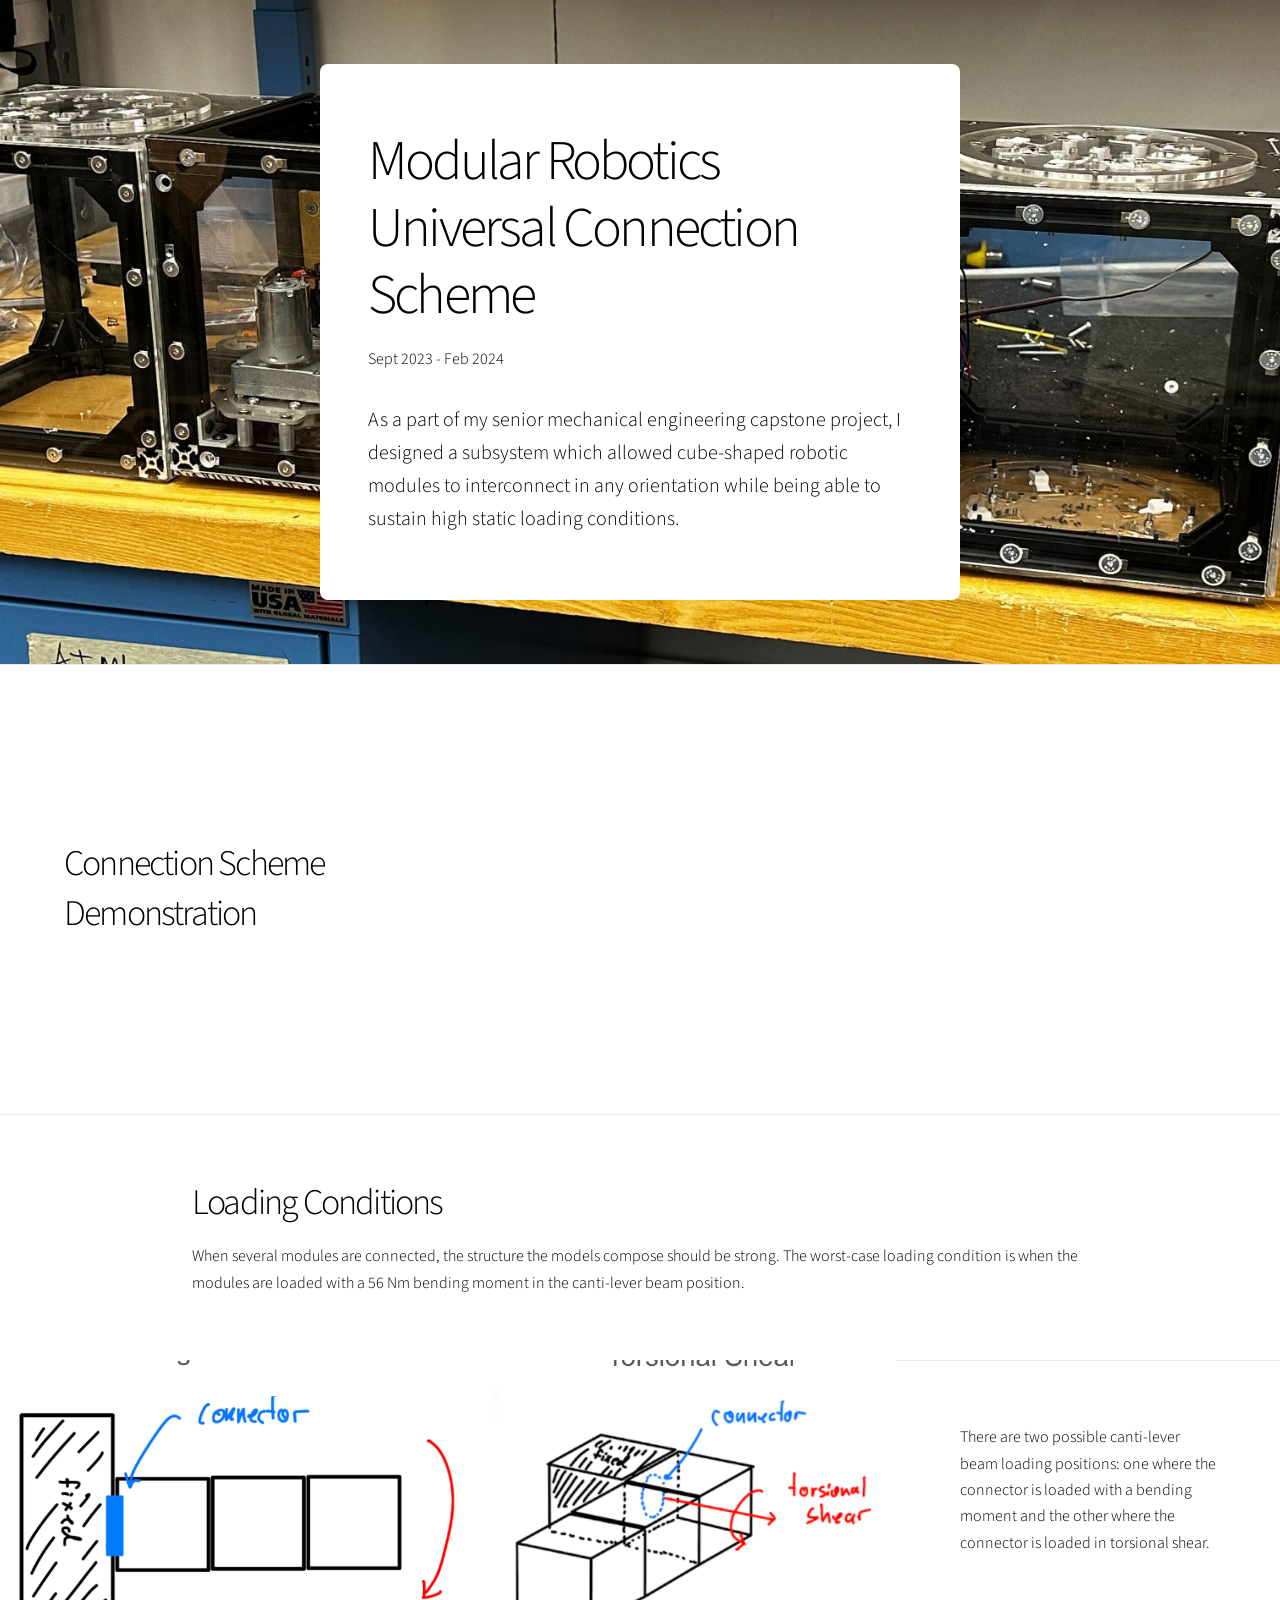
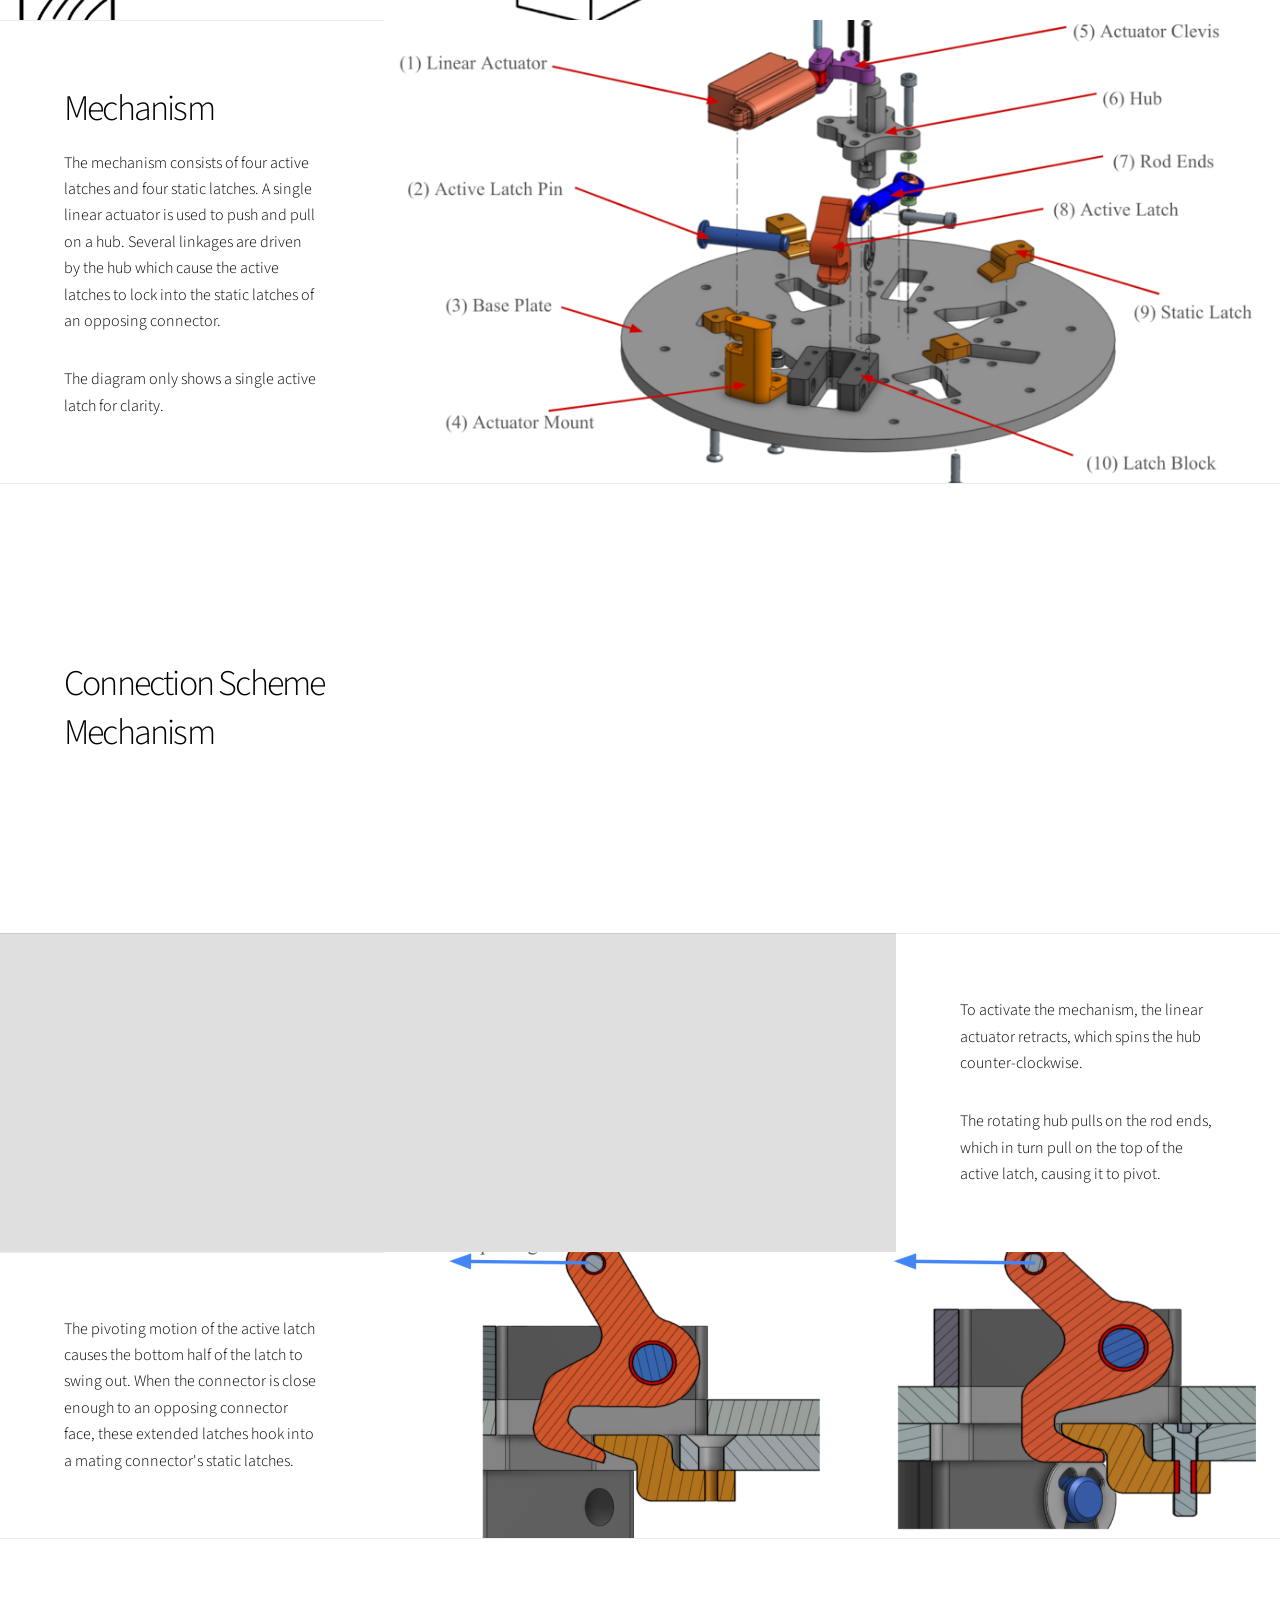
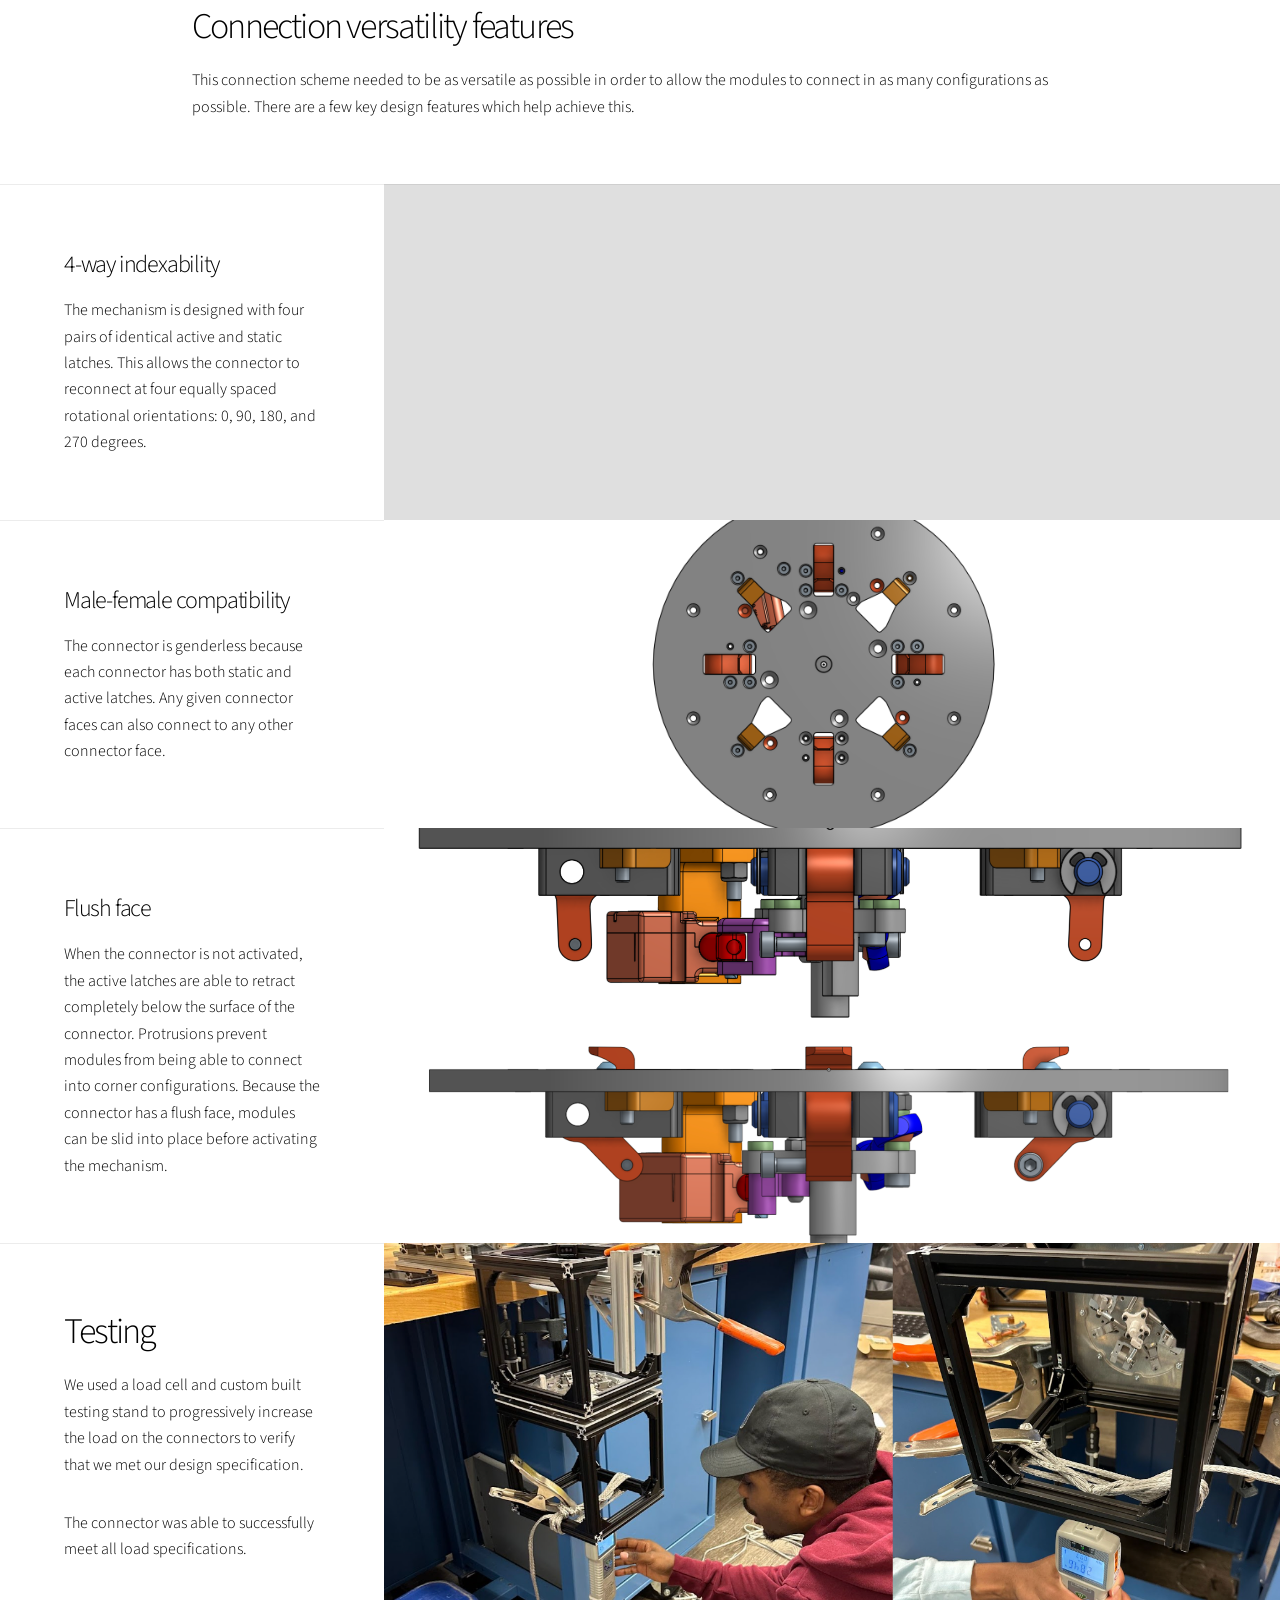
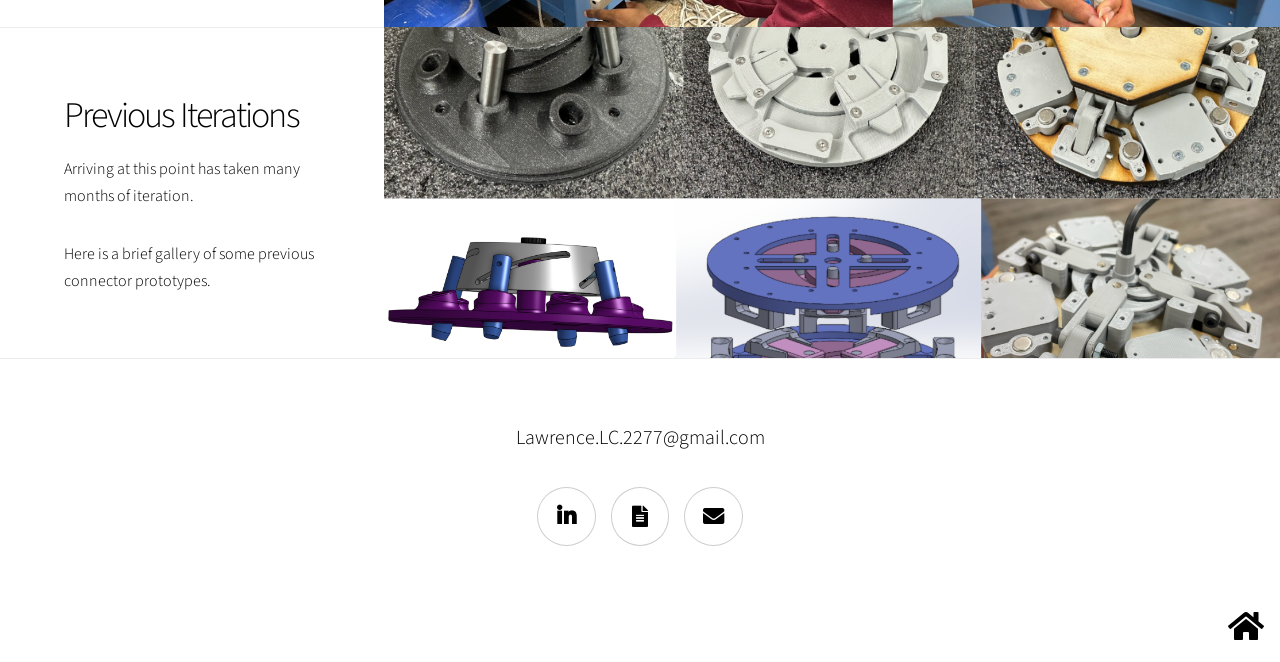
<file: pages/capstone.html>
<!DOCTYPE HTML>
<html>
	<head>
		<title>lchangbuilds</title>
		<link rel="shortcut icon" type="image/jpg" href="../images/favicon_orange_gear.ico"/>
		<meta charset="utf-8" />
		<meta name="viewport" content="width=device-width, initial-scale=1, user-scalable=no" />
		<link rel="stylesheet" href="../assets/css/main.css" />
		<noscript><link rel="stylesheet" href="../assets/css/noscript.css" /></noscript>
	</head>
	<body class="is-preload">

		<!-- Wrapper -->
			<div id="wrapper" class="divided">

				<section class="banner style2 orient-center content-align-left image-position-center onload-image-fade-in onload-content-fade-right">
					<div class="content">
						<h1>Modular Robotics Universal Connection Scheme</h1>
						<p>Sept 2023 - Feb 2024</p>
						<p class="major">As a part of my senior mechanical engineering capstone project, I designed a subsystem which allowed cube-shaped robotic modules to interconnect in any orientation while being able to sustain high static loading conditions.</p>
					</div>
					<div class="image">
						<img src="../images/capstone/capstone_cover.jpg" alt=""/>
					</div>
				</section>

				<section class="spotlight style1 orient-left content-align-left image-position-center onscroll-image-fade-in">
					<div class="content">
						<h2>Connection Scheme Demonstration</h2>
						<p></p>
					</div>
					<iframe width="1400" height="450" src="https://www.youtube.com/embed/E6Qhj4cIXsI?autoplay=1&mute=1&control=0&loop=1"></iframe>
				</section>

					<section class="spotlight style1 orient-right content-align-left image-position-center onscroll-image-fade-in">
						<div class="content">
							<h2>Loading Conditions</h2>
							<p>When several modules are connected, the structure the models compose should be strong. The worst-case loading condition is when the modules are loaded with a 56 Nm bending moment in the canti-lever beam position.</p>
						</div>
						<!-- <div class="image">
							<img src="../images/capstone/connector_loading_cases.png" alt="" />
						</div> -->
					</section>
					<section class="spotlight style1 orient-right content-align-left image-position-center onscroll-image-fade-in">
						<div class="content">
							<!-- <h2>Loading Conditions</h2> -->
							<p>There are two possible canti-lever beam loading positions: one where the connector is loaded with a bending moment and the other where the connector is loaded in torsional shear.</p>
						</div>
						<div class="image">
							<img src="../images/capstone/connector_loading_cases.png" alt="" />
						</div>
					</section>

					<!-- explaination of the mechanism -->
					<section class="spotlight style1 orient-left content-align-left image-position-center onscroll-image-fade-in">
						<div class="content">
							<h2>Mechanism</h2>
							<p>The mechanism consists of four active latches and four static latches. A single linear actuator is used to push and pull on a hub. Several linkages are driven by the hub which cause the active latches to lock into the static latches of an opposing connector.</p>
							<p>The diagram only shows a single active latch for clarity.</p>
						</div>
						<div class="image">
							<img src="../images/capstone/exploded_connector.png" alt="" />
						</div>
					</section>
					
					<section class="spotlight style1 orient-left content-align-left image-position-center onscroll-image-fade-in">
						<div class="content">
							<h2>Connection Scheme Mechanism</h2>
							<p></p>
						</div>
						<iframe width="1400" height="450" src="https://www.youtube.com/embed/eeO7-C-PskA?autoplay=1&mute=1&control=0&loop=1"></iframe>
					</section>

					<section class="spotlight style1 orient-right content-align-left image-position-center onscroll-image-fade-in">
						<div class="content">
							<p>To activate the mechanism, the linear actuator retracts, which spins the hub counter-clockwise.</p>
							<p>The rotating hub pulls on the rod ends, which in turn pull on the top of the active latch, causing it to pivot.</p>
							<p> </p>
						</div>
						<div class="image">
							<img src="../images/capstone/connector_actuation.png" alt="" />
						</div>
					</section>
					
					<section class="spotlight style1 orient-left content-align-left image-position-center onscroll-image-fade-in">
						<div class="content">
							<p>The pivoting motion of the active latch causes the bottom half of the latch to swing out. When the connector is close enough to an opposing connector face, these extended latches hook into a mating connector's static latches.</p>
						</div>
						<div class="image">
							<img src="../images/capstone/latch_actuation_cross_section.png" alt="" />
						</div>
					</section>


					<section class="spotlight style1 orient-left content-align-left image-position-center onscroll-image-fade-in">
						<div class="content">
							<h2>Connection versatility features</h2>
							<p>This connection scheme needed to be as versatile as possible in order to allow the modules to connect in as many configurations as possible. There are a few key design features which help achieve this.</p>
						</div>
						<!-- <div class="image">
							<img src="../images/capstone/four-positions.png" alt="" />
						</div> -->
					</section>


					<section class="spotlight style1 orient-left content-align-left image-position-center onscroll-image-fade-in" id="first">
						<div class="content">
							<h3>4-way indexability</h3>
							<p>The mechanism is designed with four pairs of identical active and static latches. This allows the connector to reconnect at four equally spaced rotational orientations: 0, 90, 180, and 270 degrees.</p>
						</div>
						<div class="image">
							<img src="../images/capstone/four_positions.png" alt="" />
						</div>
					</section>

					<section class="spotlight style1 orient-left content-align-left image-position-center onscroll-image-fade-in" id="first">
						<div class="content">
							<h3>Male-female compatibility</h3>
							<p>The connector is genderless because each connector has both static and active latches. Any given connector faces can also connect to any other connector face.</p>
						</div>
						<div class="image">
							<img src="../images/capstone/head_on_view.png" alt="" />
						</div>
					</section>

					<section class="spotlight style1 orient-left content-align-left image-position-center onscroll-image-fade-in" id="first">
						<div class="content">
							<h3>Flush face</h3>
							<p>When the connector is not activated, the active latches are able to retract completely below the surface of the connector. Protrusions prevent modules from being able to connect into corner configurations. Because the connector has a flush face, modules can be slid into place before activating the mechanism.</p>
						</div>
						<div class="image">
							<img src="../images/capstone/flush_face.png" alt="" />
						</div>
					</section>

					<section class="spotlight style1 orient-left content-align-left image-position-center onscroll-image-fade-in" id="first">
						<div class="content">
							<h2>Testing</h2>
							<p>We used a load cell and custom built testing stand to progressively increase the load on the connectors to verify that we met our design specification.</p>
							<p>The connector was able to successfully meet all load specifications.</p>
						</div>
						<div class="image">
							<img src="../images/capstone/testing.png" alt="" />
						</div>
					</section>

					<section class="spotlight style1 orient-left content-align-left image-position-center onscroll-image-fade-in" id="first">
						<div class="content">
							<h2>Previous Iterations</h2>
							<p>Arriving at this point has taken many months of iteration.</p>
							<p>Here is a brief gallery of some previous connector prototypes.</p>
						</div>
						<div class="image">
							<img src="../images/capstone/prev_iters.png" alt="" />
						</div>
					</section>


				<!-- Footer -->
					<footer class="wrapper style1 align-center">
						<div class="inner">
							<ul class="icons">
								<p class="major">Lawrence.LC.2277@gmail.com</p>
								<li><a href="https://www.linkedin.com/in/lawrence-chang2277/" class="icon brands style2 fa-linkedin-in fa-lg"><span class="label">LinkedIn</span></a></li>
								<li><a href="../project_downloads/Lawrence_Chang_Resume.pdf" download class="icon style2 fa-file-alt fa-lg"><span class="label">Resume</span></a></li>
								<li><a href="mailto:Lawrence.LC.2277@gmail.com" class="icon style2 fa-envelope fa-lg"><span class="label">Email</span></a></li>
							</ul>
						</div>
					</footer>
			</div>

			<div class="align-right" style="padding-right:1rem; padding-bottom:1rem">
				<a href="../index.html" class="icon fa fa-home fa-2x"></a>
			</div>

			<!-- Scripts -->
				<script src="../assets/js/jquery.min.js"></script>
				<script src="../assets/js/jquery.scrollex.min.js"></script>
				<script src="../assets/js/jquery.scrolly.min.js"></script>
				<script src="../assets/js/browser.min.js"></script>
				<script src="../assets/js/breakpoints.min.js"></script>
				<script src="../assets/js/util.js"></script>
				<script src="../assets/js/main.js"></script>

	</body>
</html>
</file>
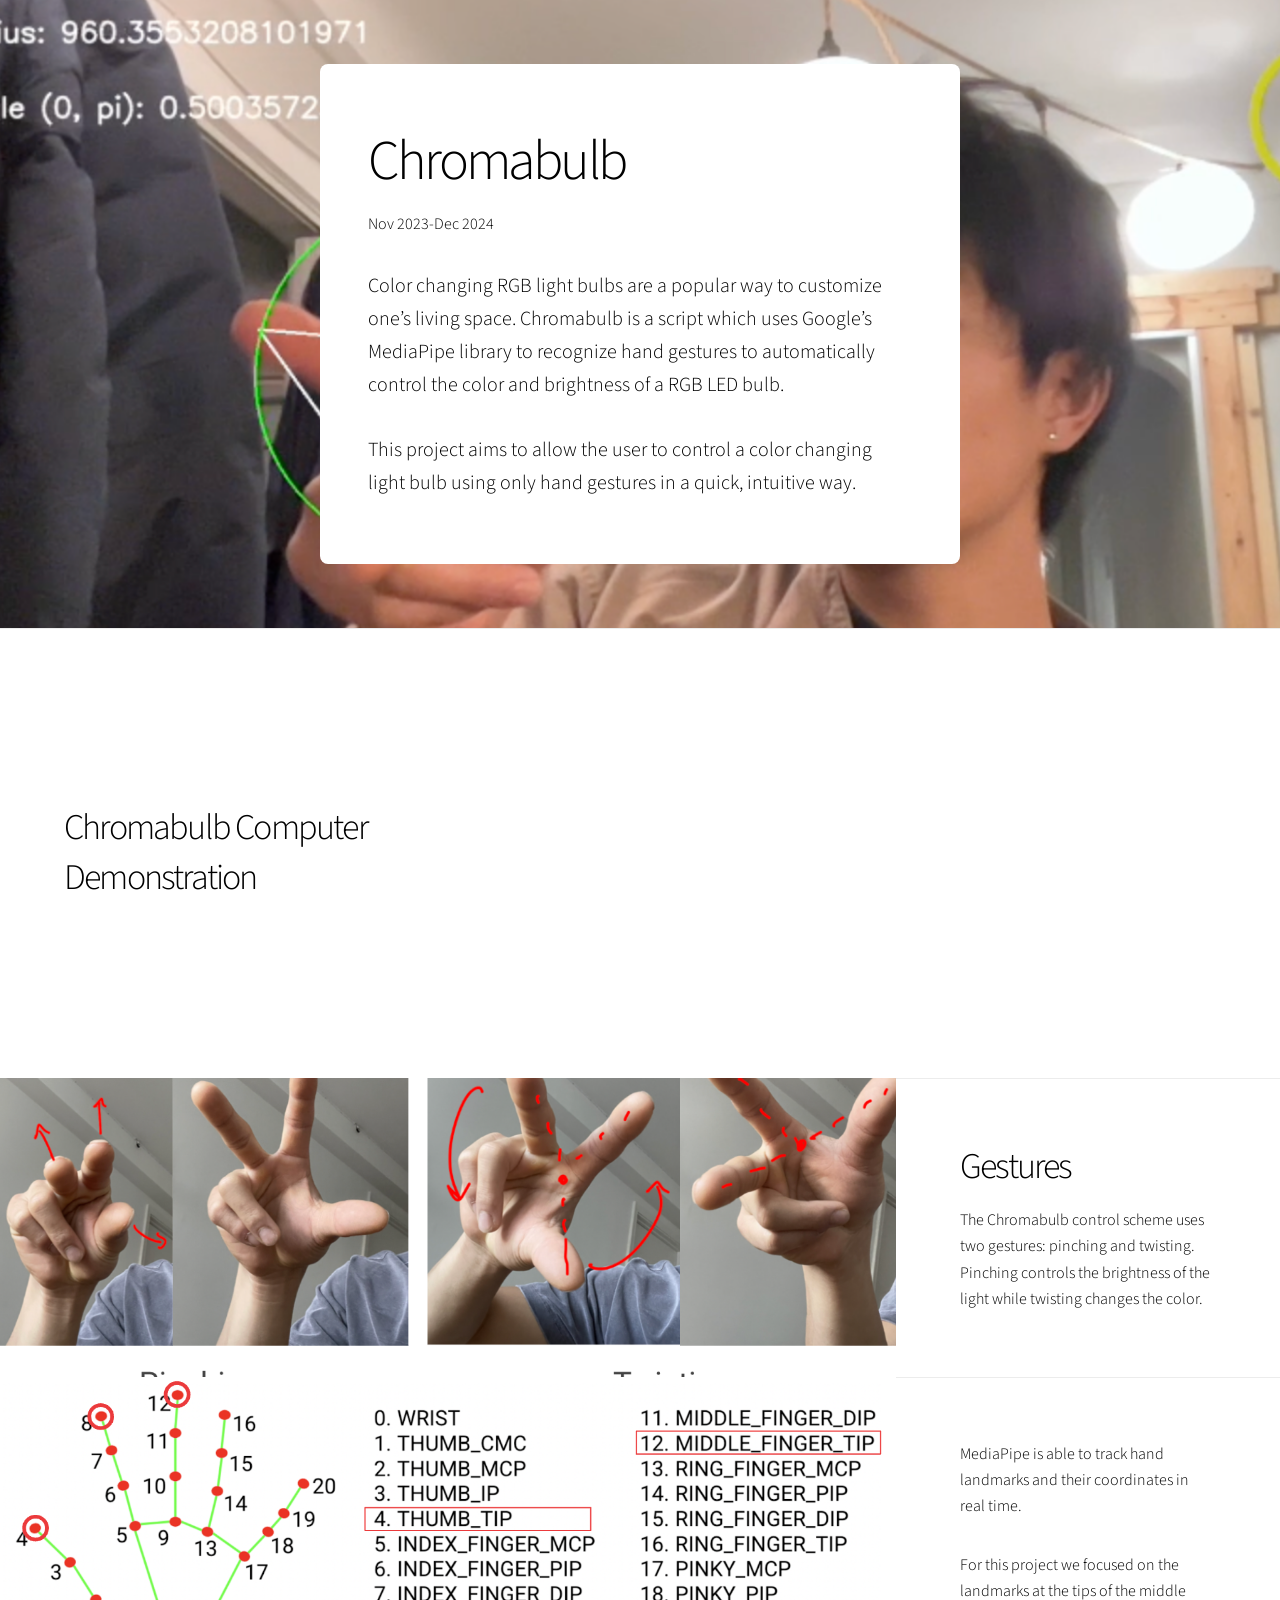
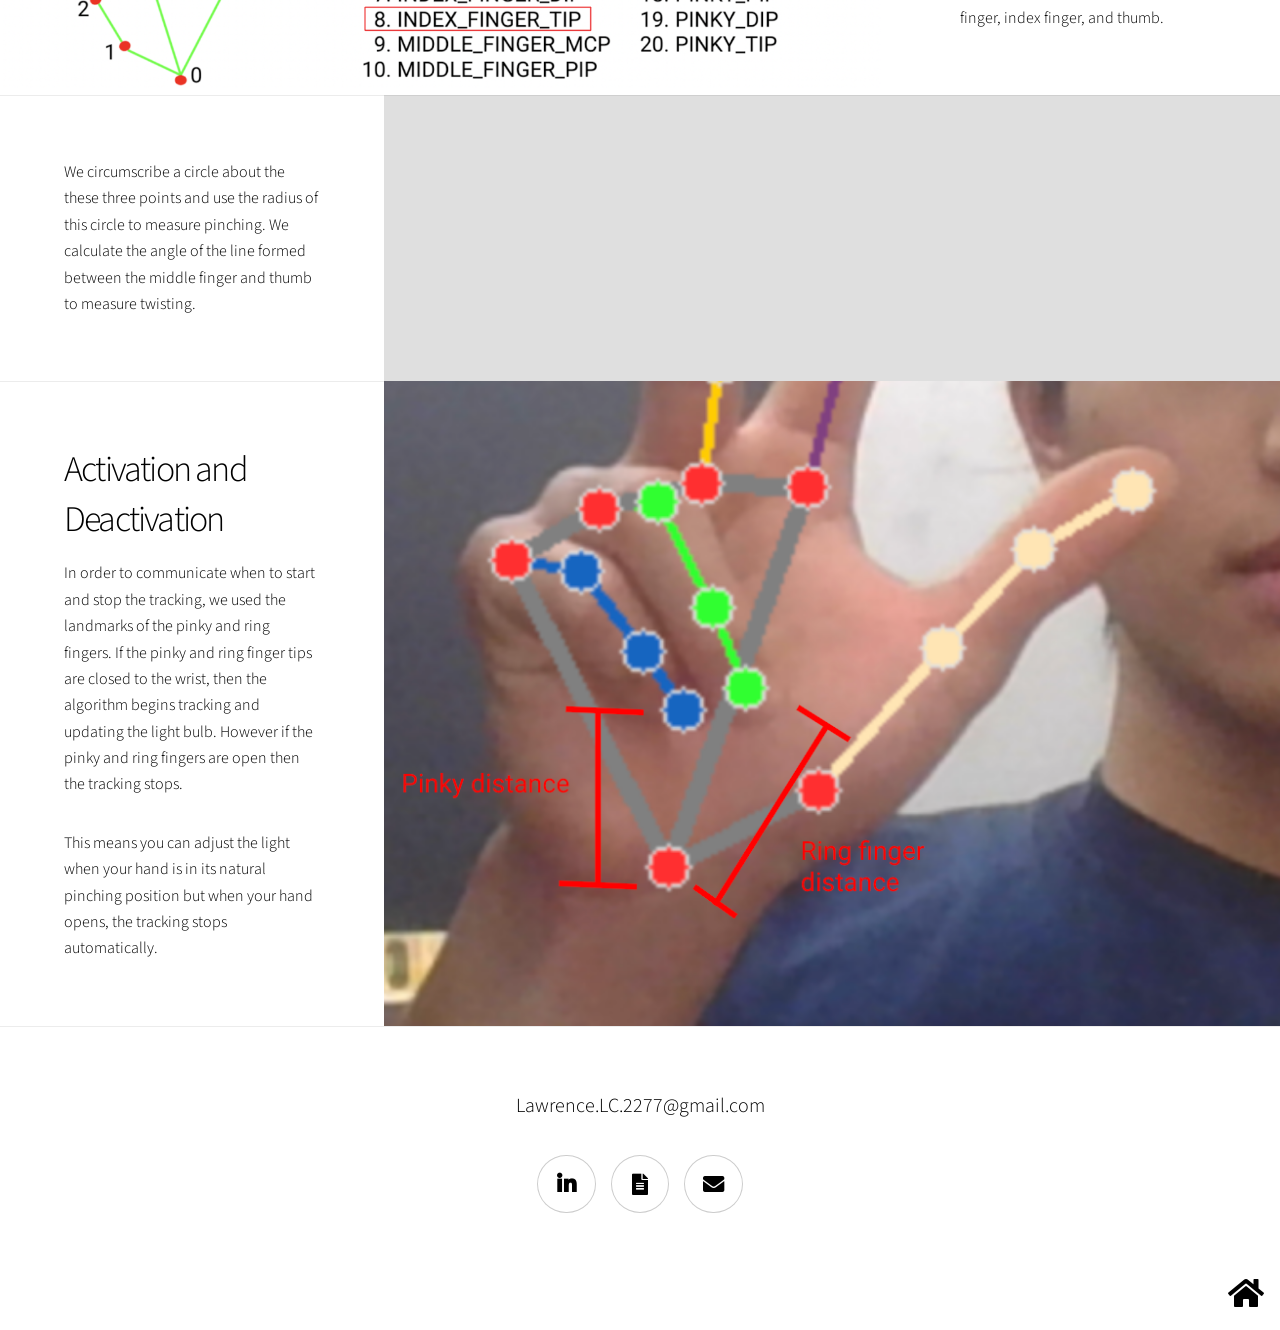
<file: pages/chroma_bulb.html>
<!DOCTYPE HTML>
<html>
	<head>
		<title>lchangbuilds</title>
		<link rel="shortcut icon" type="image/jpg" href="../images/favicon_orange_gear.ico"/>
		<meta charset="utf-8" />
		<meta name="viewport" content="width=device-width, initial-scale=1, user-scalable=no" />
		<link rel="stylesheet" href="../assets/css/main.css" />
		<noscript><link rel="stylesheet" href="../assets/css/noscript.css" /></noscript>
	</head>
	<body class="is-preload">

		<!-- Wrapper -->
			<div id="wrapper" class="divided">

				<section class="banner style2 orient-center content-align-left image-position-center onload-image-fade-in onload-content-fade-right">
					<div class="content">
						<h1>Chromabulb</h1>
						<p>Nov 2023-Dec 2024</p>
						<p class="major">Color changing RGB light bulbs are a popular way to customize one’s living space. Chromabulb is a script which uses Google’s MediaPipe library to recognize hand gestures to automatically control the color and brightness of a RGB LED bulb.</p>
						<p class="major">This project aims to allow the user to control a color changing light bulb using only hand gestures in a quick, intuitive way.</p>
					</div>
					<div class="image">
						<img src="../images/chromabulb/chromabulb_cover.png" alt=""/>
					</div>
				</section>

				<section class="spotlight style1 orient-left content-align-left image-position-center onscroll-image-fade-in">
					<div class="content">
						<h2>Chromabulb Computer Demonstration</h2>
						<p></p>
					</div>
					<iframe width="1400" height="450" src="https://www.youtube.com/embed/slqHs7AUEOY?autoplay=1&mute=1&control=0&loop=1"></iframe>
				</section>

					<section class="spotlight style1 orient-right content-align-left image-position-center onscroll-image-fade-in">
						<div class="content">
							<h2>Gestures</h2>
							<p>The Chromabulb control scheme uses two gestures: pinching and twisting. Pinching controls the brightness of the light while twisting changes the color.</p>
						</div>
						<div class="image">
							<img src="../images/chromabulb/gestures.png" alt="" />
						</div>
					</section>
					<section class="spotlight style1 orient-right content-align-left image-position-center onscroll-image-fade-in">
						<div class="content">
							<p>MediaPipe is able to track hand landmarks and their coordinates in real time.</p>
							<p>For this project we focused on the landmarks at the tips of the middle finger, index finger, and thumb.</p>
						</div>
						<div class="image">
							<img src="../images/chromabulb/hand_landmarks.png" alt="" />
						</div>
					</section>

					<section class="spotlight style1 orient-left content-align-left image-position-center onscroll-image-fade-in">
						<div class="content">
							<p>We circumscribe a circle about the these three points and use the radius of this circle to measure pinching. We calculate the angle of the line formed between the middle finger and thumb to measure twisting.</p>
						</div>
						<div class="image">
							<img src="../images/chromabulb/gesture_mapping.png" alt="" />
						</div>
					</section>

					
					<section class="spotlight style1 orient-left content-align-left image-position-center onscroll-image-fade-in">
						<div class="content">
							<h2>Activation and Deactivation</h2>
							<p>In order to communicate when to start and stop the tracking, we used the landmarks of the pinky and ring fingers. If the pinky and ring finger tips are closed to the wrist, then the algorithm begins tracking and updating the light bulb. However if the pinky and ring fingers are open then the tracking stops. </p>
							<p>This means you can adjust the light when your hand is in its natural pinching position but when your hand opens, the tracking stops automatically.</p>
						</div>
						<div class="image">
							<img src="../images/chromabulb/activation_deactivation.png" alt="" />
						</div>
					</section>

				<!-- Footer -->
					<footer class="wrapper style1 align-center">
						<div class="inner">
							<ul class="icons">
								<p class="major">Lawrence.LC.2277@gmail.com</p>
								<li><a href="https://www.linkedin.com/in/lawrence-chang2277/" class="icon brands style2 fa-linkedin-in fa-lg"><span class="label">LinkedIn</span></a></li>
								<li><a href="../project_downloads/Lawrence_Chang_Resume.pdf" download class="icon style2 fa-file-alt fa-lg"><span class="label">Resume</span></a></li>
								<li><a href="mailto:Lawrence.LC.2277@gmail.com" class="icon style2 fa-envelope fa-lg"><span class="label">Email</span></a></li>
							</ul>
						</div>
					</footer>
			</div>

			<div class="align-right" style="padding-right:1rem; padding-bottom:1rem">
				<a href="../index.html" class="icon fa fa-home fa-2x"></a>
			</div>

			<!-- Scripts -->
				<script src="../assets/js/jquery.min.js"></script>
				<script src="../assets/js/jquery.scrollex.min.js"></script>
				<script src="../assets/js/jquery.scrolly.min.js"></script>
				<script src="../assets/js/browser.min.js"></script>
				<script src="../assets/js/breakpoints.min.js"></script>
				<script src="../assets/js/util.js"></script>
				<script src="../assets/js/main.js"></script>

	</body>
</html>
</file>
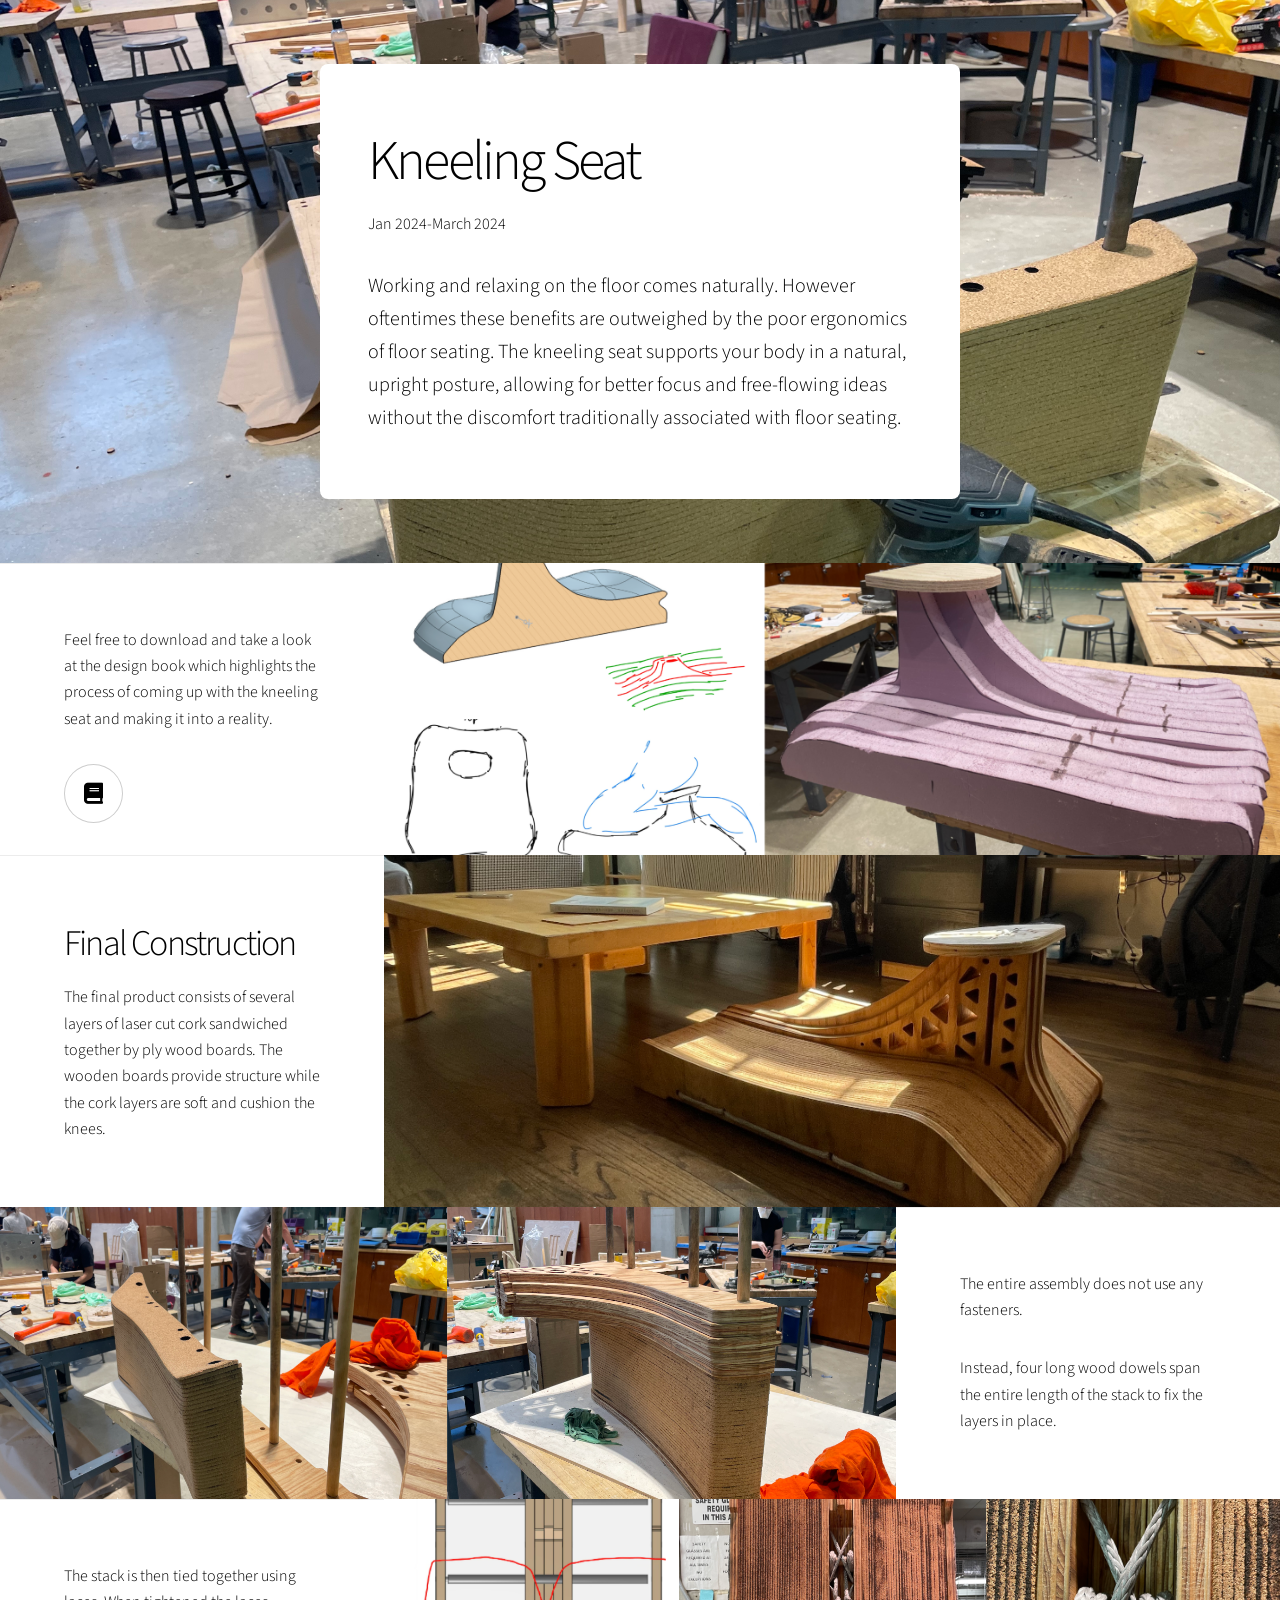
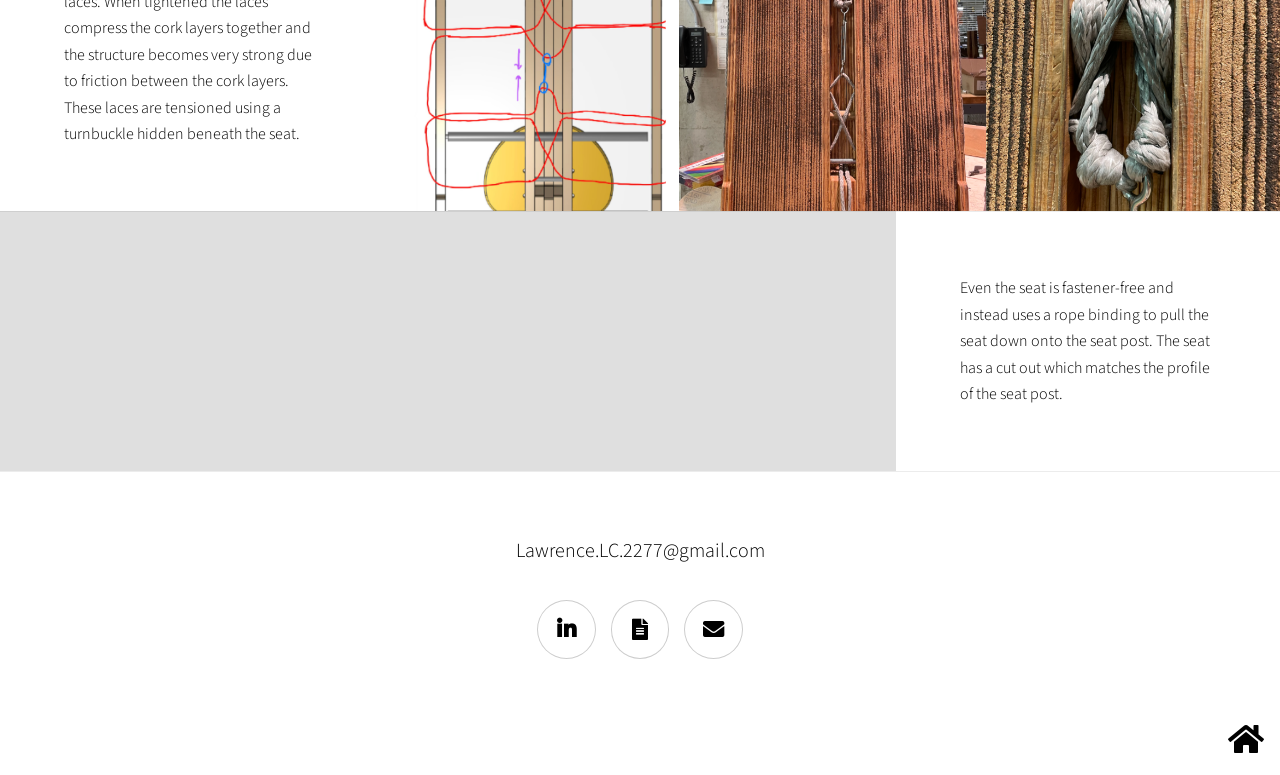
<file: pages/kneeling_seat.html>
<!DOCTYPE HTML>
<html>
	<head>
		<title>lchangbuilds</title>
		<link rel="shortcut icon" type="image/jpg" href="../images/favicon_orange_gear.ico"/>
		<meta charset="utf-8" />
		<meta name="viewport" content="width=device-width, initial-scale=1, user-scalable=no" />
		<link rel="stylesheet" href="../assets/css/main.css" />
		<noscript><link rel="stylesheet" href="../assets/css/noscript.css" /></noscript>
	</head>
	<body class="is-preload">

		<!-- Wrapper -->
			<div id="wrapper" class="divided">

				<section class="banner style2 orient-center content-align-left image-position-center onload-image-fade-in onload-content-fade-right">
					<div class="content">
						<h1>Kneeling Seat</h1>
						<p>Jan 2024-March 2024</p>
						<p class="major">Working and relaxing on the floor comes naturally. However oftentimes these benefits are outweighed by the poor ergonomics of floor seating. The kneeling seat supports your body in a natural, upright posture, allowing for better focus and free-flowing ideas without the discomfort traditionally associated with floor seating.</p>
					</div>
					<div class="image">
						<img src="../images/kneeling_seat/cork_layers.jpg" alt=""/>
					</div>
				</section>

				<section class="spotlight style1 orient-left content-align-left image-position-center onscroll-image-fade-in">
					<div class="content">
						<p>Feel free to download and take a look at the design book which highlights the process of coming up with the kneeling seat and making it into a reality.</p>
						<a href="project_downloads/kneeling_seat_design_book.pdf" download class="icon style2 fa-book fa-lg"><span class="label">Resume</span></a>
					</div>
					<div class="image">
						<img src="../images/kneeling_seat/kneeling_seat_process.png" alt=""/>
					</div>
				</section>

					<section class="spotlight style1 orient-left content-align-left image-position-center onscroll-image-fade-in">
						<div class="content">
							<h2>Final Construction</h2>
							<p>The final product consists of several layers of laser cut cork sandwiched together by ply wood boards. The wooden boards provide structure while the cork layers are soft and cushion the knees.</p>
						</div>
						<div class="image">
							<img src="../images/kneeling_seat/final.jpg" alt="" />
						</div>
					</section>
					<section class="spotlight style1 orient-right content-align-left image-position-center onscroll-image-fade-in">
						<div class="content">
							<!-- <h2>Loading Conditions</h2> -->
							<p>The entire assembly does not use any fasteners.</p>
							<p>Instead, four long wood dowels span the entire length of the stack to fix the layers in place.</p>
						</div>
						<div class="image">
							<img src="../images/kneeling_seat/dowels.png" alt="" />
						</div>
					</section>

					<section class="spotlight style1 orient-left content-align-left image-position-center onscroll-image-fade-in">
						<div class="content">
							<p>The stack is then tied together using laces. When tightened the laces compress the cork layers together and the structure becomes very strong due to friction between the cork layers. These laces are tensioned using a turnbuckle hidden beneath the seat.</p>
							<p></p>
						</div>
						<div class="image">
							<img src="../images/kneeling_seat/laces.png" alt="" />
						</div>
					</section>

					<section class="spotlight style1 orient-right content-align-left image-position-center onscroll-image-fade-in">
						<div class="content">
							<p>Even the seat is fastener-free and instead uses a rope binding to pull the seat down onto the seat post. The seat has a cut out which matches the profile of the seat post.</p>
						</div>
						<div class="image">
							<img src="../images/kneeling_seat/seat.png" alt="" />
						</div>
					</section>
					

				<!-- Footer -->
					<footer class="wrapper style1 align-center">
						<div class="inner">
							<ul class="icons">
								<p class="major">Lawrence.LC.2277@gmail.com</p>
								<li><a href="https://www.linkedin.com/in/lawrence-chang2277/" class="icon brands style2 fa-linkedin-in fa-lg"><span class="label">LinkedIn</span></a></li>
								<li><a href="../project_downloads/Lawrence_Chang_Resume.pdf" download class="icon style2 fa-file-alt fa-lg"><span class="label">Resume</span></a></li>
								<li><a href="mailto:Lawrence.LC.2277@gmail.com" class="icon style2 fa-envelope fa-lg"><span class="label">Email</span></a></li>
							</ul>
						</div>
					</footer>
			</div>

			<div class="align-right" style="padding-right:1rem; padding-bottom:1rem">
				<a href="../index.html" class="icon fa fa-home fa-2x"></a>
			</div>

			<!-- Scripts -->
				<script src="../assets/js/jquery.min.js"></script>
				<script src="../assets/js/jquery.scrollex.min.js"></script>
				<script src="../assets/js/jquery.scrolly.min.js"></script>
				<script src="../assets/js/browser.min.js"></script>
				<script src="../assets/js/breakpoints.min.js"></script>
				<script src="../assets/js/util.js"></script>
				<script src="../assets/js/main.js"></script>

	</body>
</html>
</file>
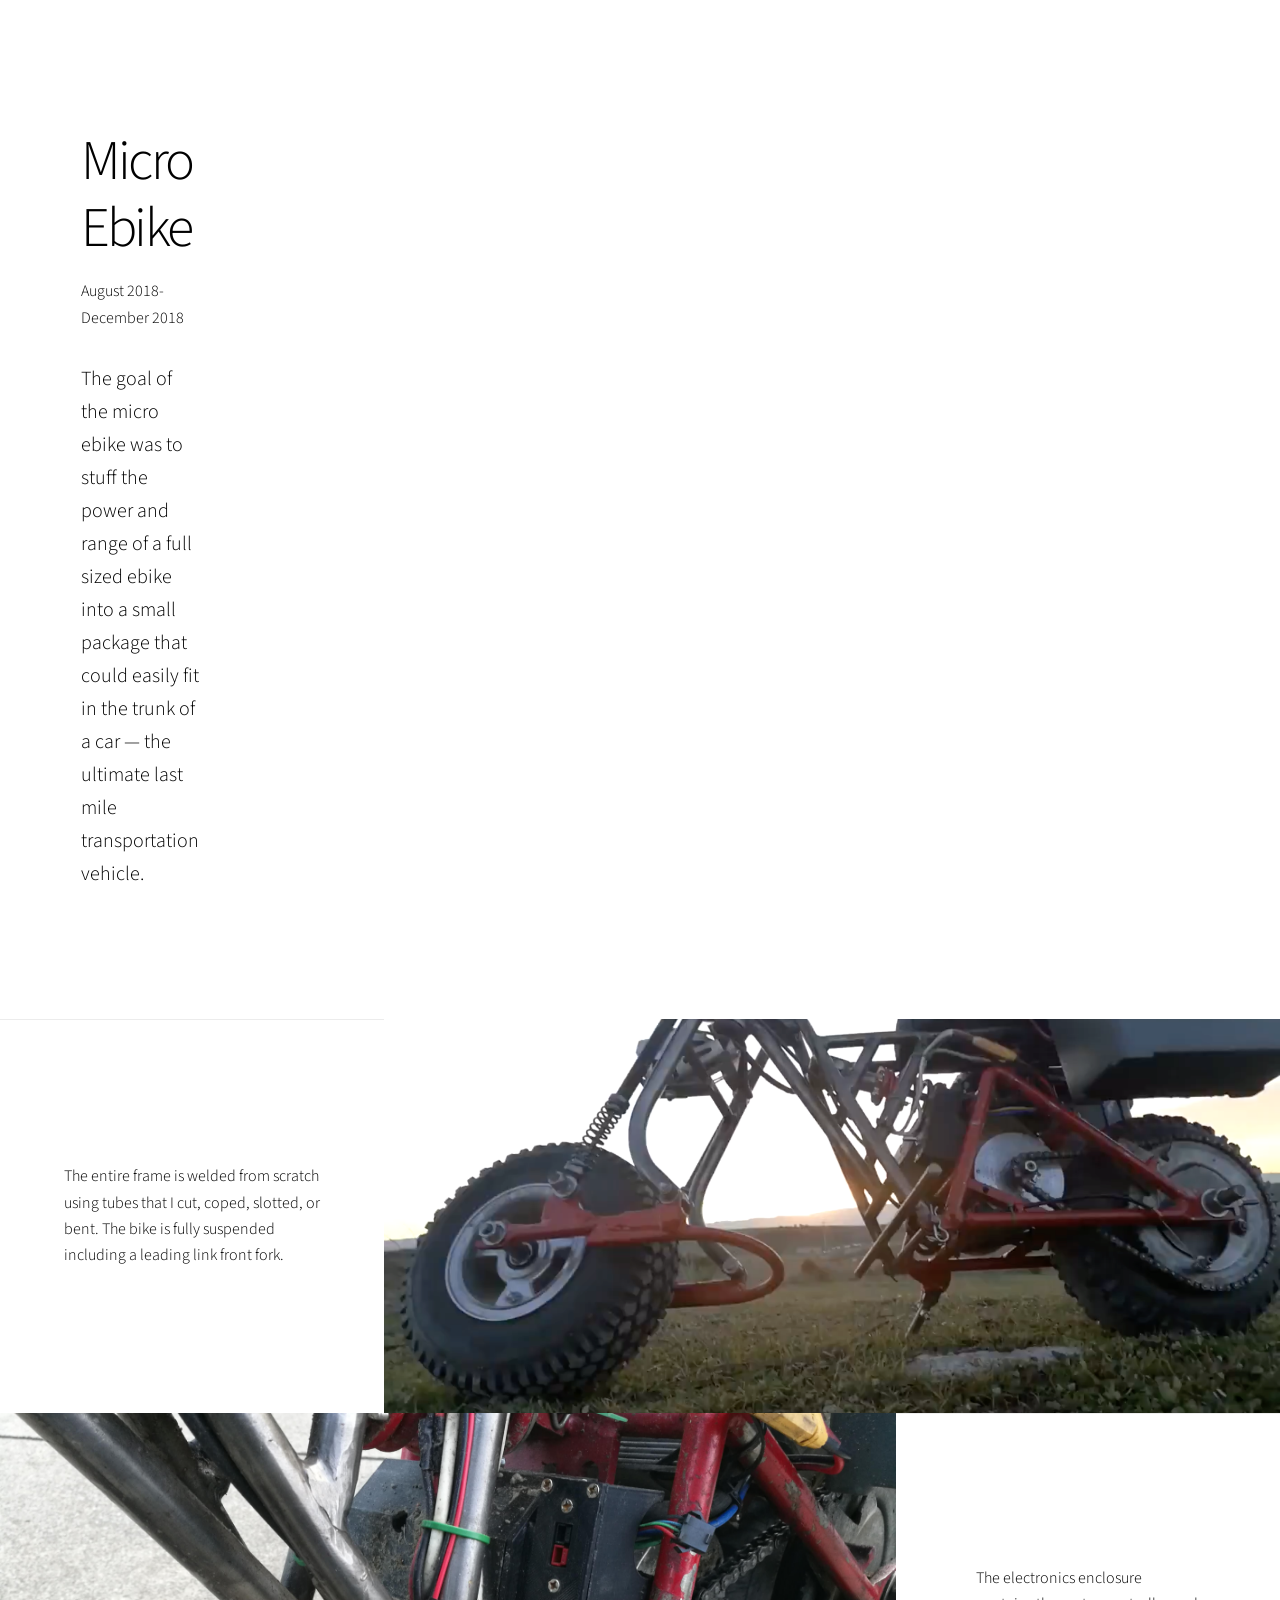
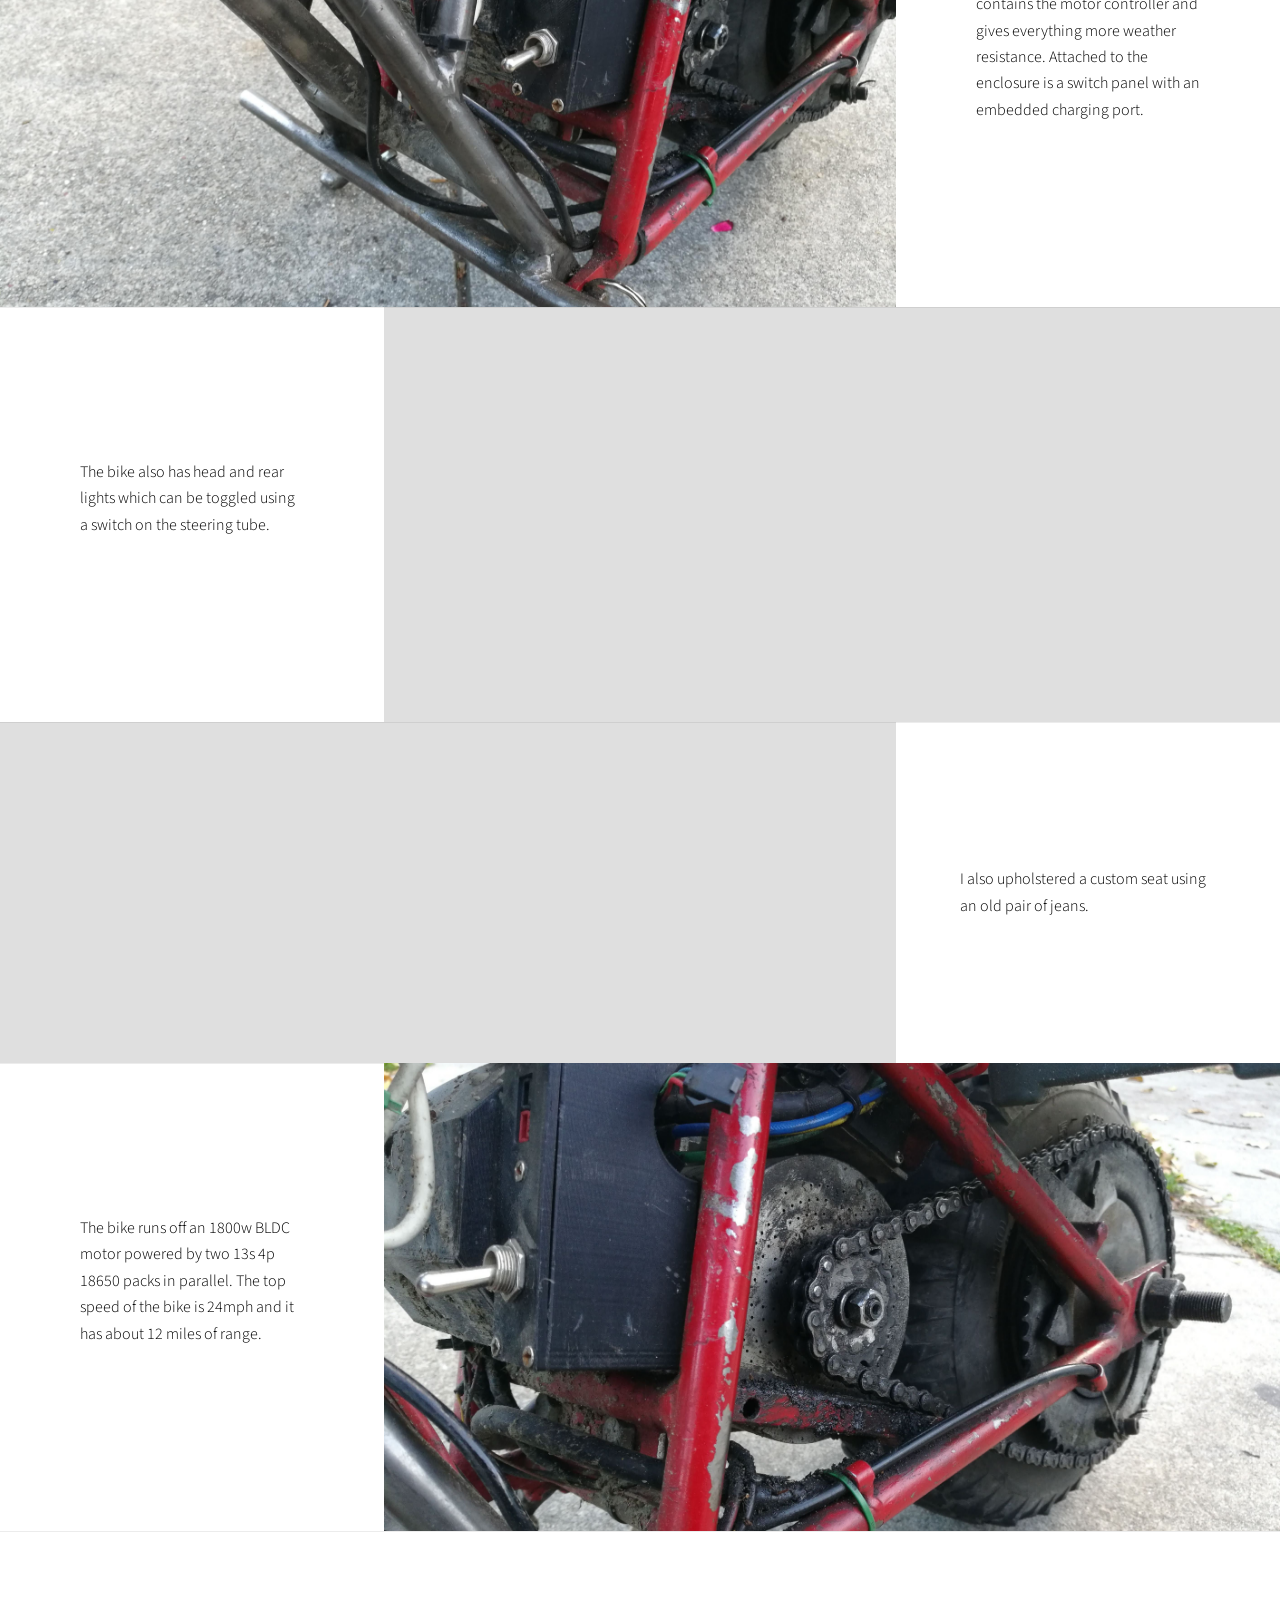
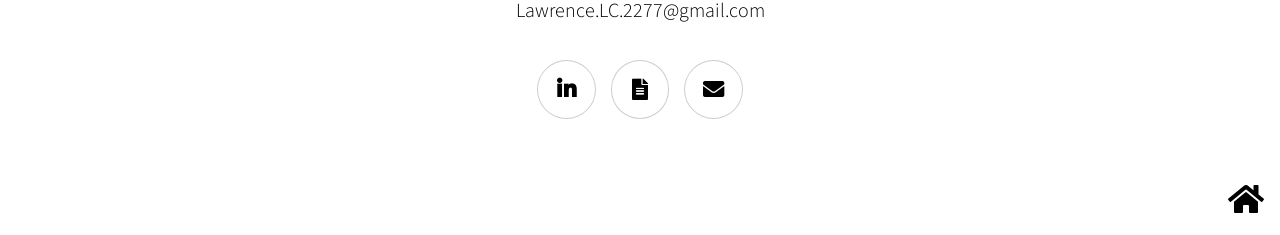
<file: pages/micro_ebike.html>
<!DOCTYPE HTML>
<html>
	<head>
		<title>lchangbuilds</title>
		<link rel="shortcut icon" type="image/jpg" href="../images/favicon_orange_gear.ico"/>
		<meta charset="utf-8" />
		<meta name="viewport" content="width=device-width, initial-scale=1, user-scalable=no" />
		<link rel="stylesheet" href="../assets/css/main.css" />
		<noscript><link rel="stylesheet" href="../assets/css/noscript.css" /></noscript>
	</head>
	<body class="is-preload">

		<!-- Wrapper -->
			<div id="wrapper" class="divided">

				<section class="banner style2 orient-center content-align-left image-position-center onload-image-fade-in onload-content-fade-right">
					<div class="content">
						<h1>Micro Ebike</h1>
						<p>August 2018-December 2018</p>
						<p class="major">The goal of the micro ebike was to stuff the power and range of a full sized ebike into a small package that could easily fit in the trunk of a car — the ultimate last mile transportation vehicle.</p>
					</div>
					<div>
						<iframe width="1000" height="700" src="https://www.youtube.com/embed/anVicefuro8?autoplay=1&mute=1&control=0&loop=1"></iframe>
					</div>
				</section>

					<section class="spotlight style1 orient-left content-align-left image-position-center onscroll-image-fade-in" id="first">
						<div class="extra_large_content">
							<p>The entire frame is welded from scratch using tubes that I cut, coped, slotted, or bent. The bike is fully suspended including a leading link front fork.</p>
						</div>
						<div class="image">
							<img src="../images/micro_ebike/micro_ebike_sunset.png" alt="" />
						</div>
					</section>

					<section class="spotlight style1 orient-right content-align-left image-position-center onscroll-image-fade-in">
						<div class="large_content">
							<p>The electronics enclosure contains the motor controller and gives everything more weather resistance. Attached to the enclosure is a switch panel with an embedded charging port.</p>
						</div>
						<div class="image">
							<img src="../images/micro_ebike/micro_ebike_electronics.jpg" alt="" />
						</div>
					</section>

					<section class="spotlight style1 orient-left content-align-left image-position-center onscroll-image-fade-in">
						<div class="large_content">
							<p>The bike also has head and rear lights which can be toggled using a switch on the steering tube.</p>
						</div>
						<div class="image">
							<img src="../images/micro_ebike/micro_ebike_lights.jpg" alt="" />
						</div>
					</section>

					<section class="spotlight style1 orient-right content-align-left image-position-center onscroll-image-fade-in">
						<div class="extra_large_content">
							<p>I also upholstered a custom seat using an old pair of jeans.</p>
						</div>
						<div class="image">
							<img src="../images/micro_ebike/micro_ebike_seat.jpg" alt="" />
						</div>
					</section>

					<section class="spotlight style1 orient-left content-align-left image-position-center onscroll-image-fade-in">
						<div class="large_content">
							<p>The bike runs off an 1800w BLDC motor powered by two 13s 4p 18650 packs in parallel. The top speed of the bike is  24mph and it has about 12 miles of range.</p>
						</div>
						<div class="image">
							<img src="../images/micro_ebike/micro_ebike_power_train.jpg" alt="" />
						</div>
					</section>

				<!-- Footer -->
					<footer class="wrapper style1 align-center">
						<div class="inner">
							<ul class="icons">
								<p class="major">Lawrence.LC.2277@gmail.com</p>
								<li><a href="https://www.linkedin.com/in/lawrence-chang2277/" class="icon brands style2 fa-linkedin-in fa-lg"><span class="label">LinkedIn</span></a></li>
								<li><a href="../project_downloads/Lawrence_Chang_Resume.pdf" download class="icon style2 fa-file-alt fa-lg"><span class="label">Resume</span></a></li>
								<li><a href="mailto:Lawrence.LC.2277@gmail.com" class="icon style2 fa-envelope fa-lg"><span class="label">Email</span></a></li>
							</ul>
						</div>
					</footer>
			</div>

			<div class="align-right" style="padding-right:1rem; padding-bottom:1rem">
				<a href="../index.html" class="icon fa fa-home fa-2x"></a>
			</div>

			<!-- Scripts -->
				<script src="../assets/js/jquery.min.js"></script>
				<script src="../assets/js/jquery.scrollex.min.js"></script>
				<script src="../assets/js/jquery.scrolly.min.js"></script>
				<script src="../assets/js/browser.min.js"></script>
				<script src="../assets/js/breakpoints.min.js"></script>
				<script src="../assets/js/util.js"></script>
				<script src="../assets/js/main.js"></script>

	</body>
</html>
</file>
<file: assets/css/noscript.css>
/*
	Story by HTML5 UP
	html5up.net | @ajlkn
	Free for personal and commercial use under the CCA 3.0 license (html5up.net/license)
*/

/* Banner (transitions) */

	.banner.onload-content-fade-up .content {
		-moz-transition: none;
		-webkit-transition: none;
		-ms-transition: none;
		transition: none;
	}

	body.is-preload .banner.onload-content-fade-up .content {
		-moz-transform: none;
		-webkit-transform: none;
		-ms-transform: none;
		transform: none;
		opacity: 1;
	}

	.banner.onload-content-fade-down .content {
		-moz-transition: none;
		-webkit-transition: none;
		-ms-transition: none;
		transition: none;
	}

	body.is-preload .banner.onload-content-fade-down .content {
		-moz-transform: none;
		-webkit-transform: none;
		-ms-transform: none;
		transform: none;
		opacity: 1;
	}

	.banner.onload-content-fade-left .content {
		-moz-transition: none;
		-webkit-transition: none;
		-ms-transition: none;
		transition: none;
	}

	body.is-preload .banner.onload-content-fade-left .content {
		-moz-transform: none;
		-webkit-transform: none;
		-ms-transform: none;
		transform: none;
		opacity: 1;
	}

	.banner.onload-content-fade-right .content {
		-moz-transition: none;
		-webkit-transition: none;
		-ms-transition: none;
		transition: none;
	}

	body.is-preload .banner.onload-content-fade-right .content {
		-moz-transform: none;
		-webkit-transform: none;
		-ms-transform: none;
		transform: none;
		opacity: 1;
	}

	.banner.onload-content-fade-in .content {
		-moz-transition: none;
		-webkit-transition: none;
		-ms-transition: none;
		transition: none;
	}

	body.is-preload .banner.onload-content-fade-in .content {
		-moz-transform: none;
		-webkit-transform: none;
		-ms-transform: none;
		transform: none;
		opacity: 1;
	}

	.banner.onload-image-fade-up .image {
		-moz-transition: none;
		-webkit-transition: none;
		-ms-transition: none;
		transition: none;
	}

		.banner.onload-image-fade-up .image img {
			-moz-transition: none;
			-webkit-transition: none;
			-ms-transition: none;
			transition: none;
		}

	body.is-preload .banner.onload-image-fade-up .image {
		-moz-transform: none;
		-webkit-transform: none;
		-ms-transform: none;
		transform: none;
		opacity: 1;
	}

		body.is-preload .banner.onload-image-fade-up .image img {
			opacity: 1;
		}

	.banner.onload-image-fade-down .image {
		-moz-transition: none;
		-webkit-transition: none;
		-ms-transition: none;
		transition: none;
	}

		.banner.onload-image-fade-down .image img {
			-moz-transition: none;
			-webkit-transition: none;
			-ms-transition: none;
			transition: none;
		}

	body.is-preload .banner.onload-image-fade-down .image {
		-moz-transform: none;
		-webkit-transform: none;
		-ms-transform: none;
		transform: none;
		opacity: 1;
	}

		body.is-preload .banner.onload-image-fade-down .image img {
			opacity: 1;
		}

	.banner.onload-image-fade-left .image {
		-moz-transition: none;
		-webkit-transition: none;
		-ms-transition: none;
		transition: none;
	}

		.banner.onload-image-fade-left .image img {
			-moz-transition: none;
			-webkit-transition: none;
			-ms-transition: none;
			transition: none;
		}

	body.is-preload .banner.onload-image-fade-left .image {
		-moz-transform: none;
		-webkit-transform: none;
		-ms-transform: none;
		transform: none;
		opacity: 1;
	}

		body.is-preload .banner.onload-image-fade-left .image img {
			opacity: 1;
		}

	.banner.onload-image-fade-right .image {
		-moz-transition: none;
		-webkit-transition: none;
		-ms-transition: none;
		transition: none;
	}

		.banner.onload-image-fade-right .image img {
			-moz-transition: none;
			-webkit-transition: none;
			-ms-transition: none;
			transition: none;
		}

	body.is-preload .banner.onload-image-fade-right .image {
		-moz-transform: none;
		-webkit-transform: none;
		-ms-transform: none;
		transform: none;
		opacity: 1;
	}

		body.is-preload .banner.onload-image-fade-right .image img {
			opacity: 1;
		}

	.banner.onload-image-fade-in .image img {
		-moz-transition: none;
		-webkit-transition: none;
		-ms-transition: none;
		transition: none;
	}

	body.is-preload .banner.onload-image-fade-in .image img {
		opacity: 1;
	}

	.banner.onscroll-content-fade-up .content {
		-moz-transition: none;
		-webkit-transition: none;
		-ms-transition: none;
		transition: none;
	}

	.banner.onscroll-content-fade-up.is-inactive .content {
		-moz-transform: none;
		-webkit-transform: none;
		-ms-transform: none;
		transform: none;
		opacity: 1;
	}

	.banner.onscroll-content-fade-down .content {
		-moz-transition: none;
		-webkit-transition: none;
		-ms-transition: none;
		transition: none;
	}

	.banner.onscroll-content-fade-down.is-inactive .content {
		-moz-transform: none;
		-webkit-transform: none;
		-ms-transform: none;
		transform: none;
		opacity: 1;
	}

	.banner.onscroll-content-fade-left .content {
		-moz-transition: none;
		-webkit-transition: none;
		-ms-transition: none;
		transition: none;
	}

	.banner.onscroll-content-fade-left.is-inactive .content {
		-moz-transform: none;
		-webkit-transform: none;
		-ms-transform: none;
		transform: none;
		opacity: 1;
	}

	.banner.onscroll-content-fade-right .content {
		-moz-transition: none;
		-webkit-transition: none;
		-ms-transition: none;
		transition: none;
	}

	.banner.onscroll-content-fade-right.is-inactive .content {
		-moz-transform: none;
		-webkit-transform: none;
		-ms-transform: none;
		transform: none;
		opacity: 1;
	}

	.banner.onscroll-content-fade-in .content {
		-moz-transition: none;
		-webkit-transition: none;
		-ms-transition: none;
		transition: none;
	}

	.banner.onscroll-content-fade-in.is-inactive .content {
		-moz-transform: none;
		-webkit-transform: none;
		-ms-transform: none;
		transform: none;
		opacity: 1;
	}

	.banner.onscroll-image-fade-up .image {
		-moz-transition: none;
		-webkit-transition: none;
		-ms-transition: none;
		transition: none;
	}

		.banner.onscroll-image-fade-up .image img {
			-moz-transition: none;
			-webkit-transition: none;
			-ms-transition: none;
			transition: none;
		}

	.banner.onscroll-image-fade-up.is-inactive .image {
		-moz-transform: none;
		-webkit-transform: none;
		-ms-transform: none;
		transform: none;
		opacity: 1;
	}

		.banner.onscroll-image-fade-up.is-inactive .image img {
			opacity: 1;
		}

	.banner.onscroll-image-fade-down .image {
		-moz-transition: none;
		-webkit-transition: none;
		-ms-transition: none;
		transition: none;
	}

		.banner.onscroll-image-fade-down .image img {
			-moz-transition: none;
			-webkit-transition: none;
			-ms-transition: none;
			transition: none;
		}

	.banner.onscroll-image-fade-down.is-inactive .image {
		-moz-transform: none;
		-webkit-transform: none;
		-ms-transform: none;
		transform: none;
		opacity: 1;
	}

		.banner.onscroll-image-fade-down.is-inactive .image img {
			opacity: 1;
		}

	.banner.onscroll-image-fade-left .image {
		-moz-transition: none;
		-webkit-transition: none;
		-ms-transition: none;
		transition: none;
	}

		.banner.onscroll-image-fade-left .image img {
			-moz-transition: none;
			-webkit-transition: none;
			-ms-transition: none;
			transition: none;
		}

	.banner.onscroll-image-fade-left.is-inactive .image {
		-moz-transform: none;
		-webkit-transform: none;
		-ms-transform: none;
		transform: none;
		opacity: 1;
	}

		.banner.onscroll-image-fade-left.is-inactive .image img {
			opacity: 1;
		}

	.banner.onscroll-image-fade-right .image {
		-moz-transition: none;
		-webkit-transition: none;
		-ms-transition: none;
		transition: none;
	}

		.banner.onscroll-image-fade-right .image img {
			-moz-transition: none;
			-webkit-transition: none;
			-ms-transition: none;
			transition: none;
		}

	.banner.onscroll-image-fade-right.is-inactive .image {
		-moz-transform: none;
		-webkit-transform: none;
		-ms-transform: none;
		transform: none;
		opacity: 1;
	}

		.banner.onscroll-image-fade-right.is-inactive .image img {
			opacity: 1;
		}

	.banner.onscroll-image-fade-in .image img {
		-moz-transition: none;
		-webkit-transition: none;
		-ms-transition: none;
		transition: none;
	}

	.banner.onscroll-image-fade-in.is-inactive .image img {
		opacity: 1;
	}
</file>
<file: assets/css/main.css>
@import url(fontawesome-all.min.css);
@import url("https://fonts.googleapis.com/css?family=Source+Sans+Pro:300,300i,400,400i");

/*
	Story by HTML5 UP
	html5up.net | @ajlkn
	Free for personal and commercial use under the CCA 3.0 license (html5up.net/license)
*/

html, body, div, span, applet, object,
iframe, h1, h2, h3, h4, h5, h6, p, blockquote,
pre, a, abbr, acronym, address, big, cite,
code, del, dfn, em, img, ins, kbd, q, s, samp,
small, strike, strong, sub, sup, tt, var, b,
u, i, center, dl, dt, dd, ol, ul, li, fieldset,
form, label, legend, table, caption, tbody,
tfoot, thead, tr, th, td, article, aside,
canvas, details, embed, figure, figcaption,
footer, header, hgroup, menu, nav, output, ruby,
section, summary, time, mark, audio, video {
	margin: 0;
	padding: 0;
	border: 0;
	font-size: 100%;
	font: inherit;
	vertical-align: baseline;}

article, aside, details, figcaption, figure,
footer, header, hgroup, menu, nav, section {
	display: block;}

body {
	line-height: 1;
}

ol, ul {
	list-style: none;
}

blockquote, q {
	quotes: none;
}

	blockquote:before, blockquote:after, q:before, q:after {
		content: '';
		content: none;
	}

table {
	border-collapse: collapse;
	border-spacing: 0;
}

body {
	-webkit-text-size-adjust: none;
}

mark {
	background-color: transparent;
	color: inherit;
}

input::-moz-focus-inner {
	border: 0;
	padding: 0;
}

input, select, textarea {
	-moz-appearance: none;
	-webkit-appearance: none;
	-ms-appearance: none;
	appearance: none;
}

/* Basic */

	@-ms-viewport {
		width: device-width;
	}

	body {
		-ms-overflow-style: scrollbar;
	}

	@media screen and (max-width: 480px) {

		html, body {
			min-width: 320px;
		}

	}

	html {
		box-sizing: border-box;
	}

	*, *:before, *:after {
		box-sizing: inherit;
	}

	body {
		background: #ffffff;
	}

		body.is-preload *, body.is-preload *:before, body.is-preload *:after {
			-moz-animation: none !important;
			-webkit-animation: none !important;
			-ms-animation: none !important;
			animation: none !important;
			-moz-transition: none !important;
			-webkit-transition: none !important;
			-ms-transition: none !important;
			transition: none !important;
		}

/* Type */

	html {
		font-size: 18pt;
	}

		@media screen and (max-width: 1680px) {

			html {
				font-size: 14pt;
			}

		}

		@media screen and (max-width: 1280px) {

			html {
				font-size: 12pt;
			}

		}

		@media screen and (max-width: 736px) {

			html {
				font-size: 11pt;
			}

		}

		@media screen and (max-width: 360px) {

			html {
				font-size: 10pt;
			}

		}

	body {
		background-color: #ffffff;
		color: #000000;
	}

	body, input, select, textarea {
		font-family: "Source Sans Pro", Helvetica, sans-serif;
		font-size: 1rem;
		font-weight: 300;
		line-height: 1.65;
	}

	a {
		-moz-transition: color 0.2s ease-in-out;
		-webkit-transition: color 0.2s ease-in-out;
		-ms-transition: color 0.2s ease-in-out;
		transition: color 0.2s ease-in-out;
		text-decoration: underline;
	}

		a:hover {
			text-decoration: none;
		}

	strong, b {
		font-weight: 400;
	}

	em, i {
		font-style: italic;
	}

	p {
		margin: 0 0 2rem 0;
	}

		p.major {
			font-size: 1.25rem;
		}

	h1, h2, h3, h4, h5, h6 {
		font-weight: 300;
		line-height: 1.375;
		letter-spacing: -0.05em;
		margin: 0 0 1rem 0;
	}

		h1 a, h2 a, h3 a, h4 a, h5 a, h6 a {
			color: inherit;
			text-decoration: none;
		}

	h1 {
		font-size: 3.5rem;
		line-height: 1.2;
	}

	h2 {
		font-size: 2.25rem;
	}

	h3 {
		font-size: 1.5rem;
	}

	h4 {
		font-size: 1.1rem;
	}

	h5 {
		font-size: 0.9rem;
	}

	h6 {
		font-size: 0.7rem;
	}

	sub {
		font-size: 0.8rem;
		position: relative;
		top: 0.5rem;
	}

	sup {
		font-size: 0.8rem;
		position: relative;
		top: -0.5rem;
	}

	blockquote {
		border-left: solid 4px;
		font-style: italic;
		margin: 0 0 2rem 0;
		padding: 0.5rem 0 0.5rem 2rem;
	}

	code {
		border-radius: 4px;
		font-family: "Courier New", monospace;
		font-size: 0.9em;
		margin: 0 0.25rem;
		padding: 0.25rem 0.325rem;
	}

	pre {
		-webkit-overflow-scrolling: touch;
		font-family: "Courier New", monospace;
		font-size: 0.9em;
		margin: 0 0 2rem 0;
	}

		pre code {
			display: block;
			line-height: 1.5;
			padding: 0.75rem 1rem;
			overflow-x: auto;
		}

	hr {
		border: 0;
		border-bottom: solid 1px;
		margin: 2.5rem 0;
	}

		hr.major {
			margin: 3.5rem 0;
		}

	.align-left {
		text-align: left;
	}

	.align-center {
		text-align: center;
	}

	.align-right {
		text-align: right;
	}

	@media screen and (max-width: 736px) {

		p.major {
			font-size: 1.1rem;
		}

		h1 {
			font-size: 2.5rem;
		}

		h2 {
			font-size: 2rem;
		}

		h3 {
			font-size: 1.25rem;
		}

		h4 {
			font-size: 1rem;
		}

	}

	input, select, textarea {
		color: #000000;
	}

	a {
		color: #000000;
	}

		a:hover {
			color: #FBA12F;
		}

	strong, b {
		color: #000000;
	}

	h1, h2, h3, h4, h5, h6 {
		color: #000000;
	}

	blockquote {
		border-left-color: rgba(0, 0, 0, 0.2);
	}

	code {
		background: rgba(0, 0, 0, 0.05);
		border-color: rgba(0, 0, 0, 0.2);
	}

	hr {
		border-bottom-color: rgba(0, 0, 0, 0.2);
	}

/* Row */

	.row {
		display: flex;
		flex-wrap: wrap;
		box-sizing: border-box;
		align-items: stretch;
	}

		.row > * {
			box-sizing: border-box;
		}

		.row.gtr-uniform > * > :last-child {
			margin-bottom: 0;
		}

		.row.aln-left {
			justify-content: flex-start;
		}

		.row.aln-center {
			justify-content: center;
		}

		.row.aln-right {
			justify-content: flex-end;
		}

		.row.aln-top {
			align-items: flex-start;
		}

		.row.aln-middle {
			align-items: center;
		}

		.row.aln-bottom {
			align-items: flex-end;
		}

		.row > .imp {
			order: -1;
		}

		.row > .col-1 {
			width: 8.33333%;
		}

		.row > .off-1 {
			margin-left: 8.33333%;
		}

		.row > .col-2 {
			width: 16.66667%;
		}

		.row > .off-2 {
			margin-left: 16.66667%;
		}

		.row > .col-3 {
			width: 25%;
		}

		.row > .off-3 {
			margin-left: 25%;
		}

		.row > .col-4 {
			width: 33.33333%;
		}

		.row > .off-4 {
			margin-left: 33.33333%;
		}

		.row > .col-5 {
			width: 41.66667%;
		}

		.row > .off-5 {
			margin-left: 41.66667%;
		}

		.row > .col-6 {
			width: 50%;
		}

		.row > .off-6 {
			margin-left: 50%;
		}

		.row > .col-7 {
			width: 58.33333%;
		}

		.row > .off-7 {
			margin-left: 58.33333%;
		}

		.row > .col-8 {
			width: 66.66667%;
		}

		.row > .off-8 {
			margin-left: 66.66667%;
		}

		.row > .col-9 {
			width: 75%;
		}

		.row > .off-9 {
			margin-left: 75%;
		}

		.row > .col-10 {
			width: 83.33333%;
		}

		.row > .off-10 {
			margin-left: 83.33333%;
		}

		.row > .col-11 {
			width: 91.66667%;
		}

		.row > .off-11 {
			margin-left: 91.66667%;
		}

		.row > .col-12 {
			width: 100%;
		}

		.row > .off-12 {
			margin-left: 100%;
		}

		.row.gtr-0 {
			margin-top: 0;
			margin-left: 0rem;
		}

			.row.gtr-0 > * {
				padding: 0 0 0 0rem;
			}

			.row.gtr-0.gtr-uniform {
				margin-top: 0rem;
			}

				.row.gtr-0.gtr-uniform > * {
					padding-top: 0rem;
				}

		.row.gtr-25 {
			margin-top: 0;
			margin-left: -0.5rem;
		}

			.row.gtr-25 > * {
				padding: 0 0 0 0.5rem;
			}

			.row.gtr-25.gtr-uniform {
				margin-top: -0.5rem;
			}

				.row.gtr-25.gtr-uniform > * {
					padding-top: 0.5rem;
				}

		.row.gtr-50 {
			margin-top: 0;
			margin-left: -1rem;
		}

			.row.gtr-50 > * {
				padding: 0 0 0 1rem;
			}

			.row.gtr-50.gtr-uniform {
				margin-top: -1rem;
			}

				.row.gtr-50.gtr-uniform > * {
					padding-top: 1rem;
				}

		.row {
			margin-top: 0;
			margin-left: -2rem;
		}

			.row > * {
				padding: 0 0 0 2rem;
			}

			.row.gtr-uniform {
				margin-top: -2rem;
			}

				.row.gtr-uniform > * {
					padding-top: 2rem;
				}

		.row.gtr-150 {
			margin-top: 0;
			margin-left: -3rem;
		}

			.row.gtr-150 > * {
				padding: 0 0 0 3rem;
			}

			.row.gtr-150.gtr-uniform {
				margin-top: -3rem;
			}

				.row.gtr-150.gtr-uniform > * {
					padding-top: 3rem;
				}

		.row.gtr-200 {
			margin-top: 0;
			margin-left: -4rem;
		}

			.row.gtr-200 > * {
				padding: 0 0 0 4rem;
			}

			.row.gtr-200.gtr-uniform {
				margin-top: -4rem;
			}

				.row.gtr-200.gtr-uniform > * {
					padding-top: 4rem;
				}

		@media screen and (max-width: 1680px) {

			.row {
				display: flex;
				flex-wrap: wrap;
				box-sizing: border-box;
				align-items: stretch;
			}

				.row > * {
					box-sizing: border-box;
				}

				.row.gtr-uniform > * > :last-child {
					margin-bottom: 0;
				}

				.row.aln-left {
					justify-content: flex-start;
				}

				.row.aln-center {
					justify-content: center;
				}

				.row.aln-right {
					justify-content: flex-end;
				}

				.row.aln-top {
					align-items: flex-start;
				}

				.row.aln-middle {
					align-items: center;
				}

				.row.aln-bottom {
					align-items: flex-end;
				}

				.row > .imp-xlarge {
					order: -1;
				}

				.row > .col-1-xlarge {
					width: 8.33333%;
				}

				.row > .off-1-xlarge {
					margin-left: 8.33333%;
				}

				.row > .col-2-xlarge {
					width: 16.66667%;
				}

				.row > .off-2-xlarge {
					margin-left: 16.66667%;
				}

				.row > .col-3-xlarge {
					width: 25%;
				}

				.row > .off-3-xlarge {
					margin-left: 25%;
				}

				.row > .col-4-xlarge {
					width: 33.33333%;
				}

				.row > .off-4-xlarge {
					margin-left: 33.33333%;
				}

				.row > .col-5-xlarge {
					width: 41.66667%;
				}

				.row > .off-5-xlarge {
					margin-left: 41.66667%;
				}

				.row > .col-6-xlarge {
					width: 50%;
				}

				.row > .off-6-xlarge {
					margin-left: 50%;
				}

				.row > .col-7-xlarge {
					width: 58.33333%;
				}

				.row > .off-7-xlarge {
					margin-left: 58.33333%;
				}

				.row > .col-8-xlarge {
					width: 66.66667%;
				}

				.row > .off-8-xlarge {
					margin-left: 66.66667%;
				}

				.row > .col-9-xlarge {
					width: 75%;
				}

				.row > .off-9-xlarge {
					margin-left: 75%;
				}

				.row > .col-10-xlarge {
					width: 83.33333%;
				}

				.row > .off-10-xlarge {
					margin-left: 83.33333%;
				}

				.row > .col-11-xlarge {
					width: 91.66667%;
				}

				.row > .off-11-xlarge {
					margin-left: 91.66667%;
				}

				.row > .col-12-xlarge {
					width: 100%;
				}

				.row > .off-12-xlarge {
					margin-left: 100%;
				}

				.row.gtr-0 {
					margin-top: 0;
					margin-left: 0rem;
				}

					.row.gtr-0 > * {
						padding: 0 0 0 0rem;
					}

					.row.gtr-0.gtr-uniform {
						margin-top: 0rem;
					}

						.row.gtr-0.gtr-uniform > * {
							padding-top: 0rem;
						}

				.row.gtr-25 {
					margin-top: 0;
					margin-left: -0.5rem;
				}

					.row.gtr-25 > * {
						padding: 0 0 0 0.5rem;
					}

					.row.gtr-25.gtr-uniform {
						margin-top: -0.5rem;
					}

						.row.gtr-25.gtr-uniform > * {
							padding-top: 0.5rem;
						}

				.row.gtr-50 {
					margin-top: 0;
					margin-left: -1rem;
				}

					.row.gtr-50 > * {
						padding: 0 0 0 1rem;
					}

					.row.gtr-50.gtr-uniform {
						margin-top: -1rem;
					}

						.row.gtr-50.gtr-uniform > * {
							padding-top: 1rem;
						}

				.row {
					margin-top: 0;
					margin-left: -2rem;
				}

					.row > * {
						padding: 0 0 0 2rem;
					}

					.row.gtr-uniform {
						margin-top: -2rem;
					}

						.row.gtr-uniform > * {
							padding-top: 2rem;
						}

				.row.gtr-150 {
					margin-top: 0;
					margin-left: -3rem;
				}

					.row.gtr-150 > * {
						padding: 0 0 0 3rem;
					}

					.row.gtr-150.gtr-uniform {
						margin-top: -3rem;
					}

						.row.gtr-150.gtr-uniform > * {
							padding-top: 3rem;
						}

				.row.gtr-200 {
					margin-top: 0;
					margin-left: -4rem;
				}

					.row.gtr-200 > * {
						padding: 0 0 0 4rem;
					}

					.row.gtr-200.gtr-uniform {
						margin-top: -4rem;
					}

						.row.gtr-200.gtr-uniform > * {
							padding-top: 4rem;
						}

		}

		@media screen and (max-width: 1280px) {

			.row {
				display: flex;
				flex-wrap: wrap;
				box-sizing: border-box;
				align-items: stretch;
			}

				.row > * {
					box-sizing: border-box;
				}

				.row.gtr-uniform > * > :last-child {
					margin-bottom: 0;
				}

				.row.aln-left {
					justify-content: flex-start;
				}

				.row.aln-center {
					justify-content: center;
				}

				.row.aln-right {
					justify-content: flex-end;
				}

				.row.aln-top {
					align-items: flex-start;
				}

				.row.aln-middle {
					align-items: center;
				}

				.row.aln-bottom {
					align-items: flex-end;
				}

				.row > .imp-large {
					order: -1;
				}

				.row > .col-1-large {
					width: 8.33333%;
				}

				.row > .off-1-large {
					margin-left: 8.33333%;
				}

				.row > .col-2-large {
					width: 16.66667%;
				}

				.row > .off-2-large {
					margin-left: 16.66667%;
				}

				.row > .col-3-large {
					width: 25%;
				}

				.row > .off-3-large {
					margin-left: 25%;
				}

				.row > .col-4-large {
					width: 33.33333%;
				}

				.row > .off-4-large {
					margin-left: 33.33333%;
				}

				.row > .col-5-large {
					width: 41.66667%;
				}

				.row > .off-5-large {
					margin-left: 41.66667%;
				}

				.row > .col-6-large {
					width: 50%;
				}

				.row > .off-6-large {
					margin-left: 50%;
				}

				.row > .col-7-large {
					width: 58.33333%;
				}

				.row > .off-7-large {
					margin-left: 58.33333%;
				}

				.row > .col-8-large {
					width: 66.66667%;
				}

				.row > .off-8-large {
					margin-left: 66.66667%;
				}

				.row > .col-9-large {
					width: 75%;
				}

				.row > .off-9-large {
					margin-left: 75%;
				}

				.row > .col-10-large {
					width: 83.33333%;
				}

				.row > .off-10-large {
					margin-left: 83.33333%;
				}

				.row > .col-11-large {
					width: 91.66667%;
				}

				.row > .off-11-large {
					margin-left: 91.66667%;
				}

				.row > .col-12-large {
					width: 100%;
				}

				.row > .off-12-large {
					margin-left: 100%;
				}

				.row.gtr-0 {
					margin-top: 0;
					margin-left: 0rem;
				}

					.row.gtr-0 > * {
						padding: 0 0 0 0rem;
					}

					.row.gtr-0.gtr-uniform {
						margin-top: 0rem;
					}

						.row.gtr-0.gtr-uniform > * {
							padding-top: 0rem;
						}

				.row.gtr-25 {
					margin-top: 0;
					margin-left: -0.5rem;
				}

					.row.gtr-25 > * {
						padding: 0 0 0 0.5rem;
					}

					.row.gtr-25.gtr-uniform {
						margin-top: -0.5rem;
					}

						.row.gtr-25.gtr-uniform > * {
							padding-top: 0.5rem;
						}

				.row.gtr-50 {
					margin-top: 0;
					margin-left: -1rem;
				}

					.row.gtr-50 > * {
						padding: 0 0 0 1rem;
					}

					.row.gtr-50.gtr-uniform {
						margin-top: -1rem;
					}

						.row.gtr-50.gtr-uniform > * {
							padding-top: 1rem;
						}

				.row {
					margin-top: 0;
					margin-left: -2rem;
				}

					.row > * {
						padding: 0 0 0 2rem;
					}

					.row.gtr-uniform {
						margin-top: -2rem;
					}

						.row.gtr-uniform > * {
							padding-top: 2rem;
						}

				.row.gtr-150 {
					margin-top: 0;
					margin-left: -3rem;
				}

					.row.gtr-150 > * {
						padding: 0 0 0 3rem;
					}

					.row.gtr-150.gtr-uniform {
						margin-top: -3rem;
					}

						.row.gtr-150.gtr-uniform > * {
							padding-top: 3rem;
						}

				.row.gtr-200 {
					margin-top: 0;
					margin-left: -4rem;
				}

					.row.gtr-200 > * {
						padding: 0 0 0 4rem;
					}

					.row.gtr-200.gtr-uniform {
						margin-top: -4rem;
					}

						.row.gtr-200.gtr-uniform > * {
							padding-top: 4rem;
						}

		}

		@media screen and (max-width: 980px) {

			.row {
				display: flex;
				flex-wrap: wrap;
				box-sizing: border-box;
				align-items: stretch;
			}

				.row > * {
					box-sizing: border-box;
				}

				.row.gtr-uniform > * > :last-child {
					margin-bottom: 0;
				}

				.row.aln-left {
					justify-content: flex-start;
				}

				.row.aln-center {
					justify-content: center;
				}

				.row.aln-right {
					justify-content: flex-end;
				}

				.row.aln-top {
					align-items: flex-start;
				}

				.row.aln-middle {
					align-items: center;
				}

				.row.aln-bottom {
					align-items: flex-end;
				}

				.row > .imp-medium {
					order: -1;
				}

				.row > .col-1-medium {
					width: 8.33333%;
				}

				.row > .off-1-medium {
					margin-left: 8.33333%;
				}

				.row > .col-2-medium {
					width: 16.66667%;
				}

				.row > .off-2-medium {
					margin-left: 16.66667%;
				}

				.row > .col-3-medium {
					width: 25%;
				}

				.row > .off-3-medium {
					margin-left: 25%;
				}

				.row > .col-4-medium {
					width: 33.33333%;
				}

				.row > .off-4-medium {
					margin-left: 33.33333%;
				}

				.row > .col-5-medium {
					width: 41.66667%;
				}

				.row > .off-5-medium {
					margin-left: 41.66667%;
				}

				.row > .col-6-medium {
					width: 50%;
				}

				.row > .off-6-medium {
					margin-left: 50%;
				}

				.row > .col-7-medium {
					width: 58.33333%;
				}

				.row > .off-7-medium {
					margin-left: 58.33333%;
				}

				.row > .col-8-medium {
					width: 66.66667%;
				}

				.row > .off-8-medium {
					margin-left: 66.66667%;
				}

				.row > .col-9-medium {
					width: 75%;
				}

				.row > .off-9-medium {
					margin-left: 75%;
				}

				.row > .col-10-medium {
					width: 83.33333%;
				}

				.row > .off-10-medium {
					margin-left: 83.33333%;
				}

				.row > .col-11-medium {
					width: 91.66667%;
				}

				.row > .off-11-medium {
					margin-left: 91.66667%;
				}

				.row > .col-12-medium {
					width: 100%;
				}

				.row > .off-12-medium {
					margin-left: 100%;
				}

				.row.gtr-0 {
					margin-top: 0;
					margin-left: 0rem;
				}

					.row.gtr-0 > * {
						padding: 0 0 0 0rem;
					}

					.row.gtr-0.gtr-uniform {
						margin-top: 0rem;
					}

						.row.gtr-0.gtr-uniform > * {
							padding-top: 0rem;
						}

				.row.gtr-25 {
					margin-top: 0;
					margin-left: -0.5rem;
				}

					.row.gtr-25 > * {
						padding: 0 0 0 0.5rem;
					}

					.row.gtr-25.gtr-uniform {
						margin-top: -0.5rem;
					}

						.row.gtr-25.gtr-uniform > * {
							padding-top: 0.5rem;
						}

				.row.gtr-50 {
					margin-top: 0;
					margin-left: -1rem;
				}

					.row.gtr-50 > * {
						padding: 0 0 0 1rem;
					}

					.row.gtr-50.gtr-uniform {
						margin-top: -1rem;
					}

						.row.gtr-50.gtr-uniform > * {
							padding-top: 1rem;
						}

				.row {
					margin-top: 0;
					margin-left: -2rem;
				}

					.row > * {
						padding: 0 0 0 2rem;
					}

					.row.gtr-uniform {
						margin-top: -2rem;
					}

						.row.gtr-uniform > * {
							padding-top: 2rem;
						}

				.row.gtr-150 {
					margin-top: 0;
					margin-left: -3rem;
				}

					.row.gtr-150 > * {
						padding: 0 0 0 3rem;
					}

					.row.gtr-150.gtr-uniform {
						margin-top: -3rem;
					}

						.row.gtr-150.gtr-uniform > * {
							padding-top: 3rem;
						}

				.row.gtr-200 {
					margin-top: 0;
					margin-left: -4rem;
				}

					.row.gtr-200 > * {
						padding: 0 0 0 4rem;
					}

					.row.gtr-200.gtr-uniform {
						margin-top: -4rem;
					}

						.row.gtr-200.gtr-uniform > * {
							padding-top: 4rem;
						}

		}

		@media screen and (max-width: 736px) {

			.row {
				display: flex;
				flex-wrap: wrap;
				box-sizing: border-box;
				align-items: stretch;
			}

				.row > * {
					box-sizing: border-box;
				}

				.row.gtr-uniform > * > :last-child {
					margin-bottom: 0;
				}

				.row.aln-left {
					justify-content: flex-start;
				}

				.row.aln-center {
					justify-content: center;
				}

				.row.aln-right {
					justify-content: flex-end;
				}

				.row.aln-top {
					align-items: flex-start;
				}

				.row.aln-middle {
					align-items: center;
				}

				.row.aln-bottom {
					align-items: flex-end;
				}

				.row > .imp-small {
					order: -1;
				}

				.row > .col-1-small {
					width: 8.33333%;
				}

				.row > .off-1-small {
					margin-left: 8.33333%;
				}

				.row > .col-2-small {
					width: 16.66667%;
				}

				.row > .off-2-small {
					margin-left: 16.66667%;
				}

				.row > .col-3-small {
					width: 25%;
				}

				.row > .off-3-small {
					margin-left: 25%;
				}

				.row > .col-4-small {
					width: 33.33333%;
				}

				.row > .off-4-small {
					margin-left: 33.33333%;
				}

				.row > .col-5-small {
					width: 41.66667%;
				}

				.row > .off-5-small {
					margin-left: 41.66667%;
				}

				.row > .col-6-small {
					width: 50%;
				}

				.row > .off-6-small {
					margin-left: 50%;
				}

				.row > .col-7-small {
					width: 58.33333%;
				}

				.row > .off-7-small {
					margin-left: 58.33333%;
				}

				.row > .col-8-small {
					width: 66.66667%;
				}

				.row > .off-8-small {
					margin-left: 66.66667%;
				}

				.row > .col-9-small {
					width: 75%;
				}

				.row > .off-9-small {
					margin-left: 75%;
				}

				.row > .col-10-small {
					width: 83.33333%;
				}

				.row > .off-10-small {
					margin-left: 83.33333%;
				}

				.row > .col-11-small {
					width: 91.66667%;
				}

				.row > .off-11-small {
					margin-left: 91.66667%;
				}

				.row > .col-12-small {
					width: 100%;
				}

				.row > .off-12-small {
					margin-left: 100%;
				}

				.row.gtr-0 {
					margin-top: 0;
					margin-left: 0rem;
				}

					.row.gtr-0 > * {
						padding: 0 0 0 0rem;
					}

					.row.gtr-0.gtr-uniform {
						margin-top: 0rem;
					}

						.row.gtr-0.gtr-uniform > * {
							padding-top: 0rem;
						}

				.row.gtr-25 {
					margin-top: 0;
					margin-left: -0.5rem;
				}

					.row.gtr-25 > * {
						padding: 0 0 0 0.5rem;
					}

					.row.gtr-25.gtr-uniform {
						margin-top: -0.5rem;
					}

						.row.gtr-25.gtr-uniform > * {
							padding-top: 0.5rem;
						}

				.row.gtr-50 {
					margin-top: 0;
					margin-left: -1rem;
				}

					.row.gtr-50 > * {
						padding: 0 0 0 1rem;
					}

					.row.gtr-50.gtr-uniform {
						margin-top: -1rem;
					}

						.row.gtr-50.gtr-uniform > * {
							padding-top: 1rem;
						}

				.row {
					margin-top: 0;
					margin-left: -2rem;
				}

					.row > * {
						padding: 0 0 0 2rem;
					}

					.row.gtr-uniform {
						margin-top: -2rem;
					}

						.row.gtr-uniform > * {
							padding-top: 2rem;
						}

				.row.gtr-150 {
					margin-top: 0;
					margin-left: -3rem;
				}

					.row.gtr-150 > * {
						padding: 0 0 0 3rem;
					}

					.row.gtr-150.gtr-uniform {
						margin-top: -3rem;
					}

						.row.gtr-150.gtr-uniform > * {
							padding-top: 3rem;
						}

				.row.gtr-200 {
					margin-top: 0;
					margin-left: -4rem;
				}

					.row.gtr-200 > * {
						padding: 0 0 0 4rem;
					}

					.row.gtr-200.gtr-uniform {
						margin-top: -4rem;
					}

						.row.gtr-200.gtr-uniform > * {
							padding-top: 4rem;
						}

		}

		@media screen and (max-width: 480px) {

			.row {
				display: flex;
				flex-wrap: wrap;
				box-sizing: border-box;
				align-items: stretch;
			}

				.row > * {
					box-sizing: border-box;
				}

				.row.gtr-uniform > * > :last-child {
					margin-bottom: 0;
				}

				.row.aln-left {
					justify-content: flex-start;
				}

				.row.aln-center {
					justify-content: center;
				}

				.row.aln-right {
					justify-content: flex-end;
				}

				.row.aln-top {
					align-items: flex-start;
				}

				.row.aln-middle {
					align-items: center;
				}

				.row.aln-bottom {
					align-items: flex-end;
				}

				.row > .imp-xsmall {
					order: -1;
				}

				.row > .col-1-xsmall {
					width: 8.33333%;
				}

				.row > .off-1-xsmall {
					margin-left: 8.33333%;
				}

				.row > .col-2-xsmall {
					width: 16.66667%;
				}

				.row > .off-2-xsmall {
					margin-left: 16.66667%;
				}

				.row > .col-3-xsmall {
					width: 25%;
				}

				.row > .off-3-xsmall {
					margin-left: 25%;
				}

				.row > .col-4-xsmall {
					width: 33.33333%;
				}

				.row > .off-4-xsmall {
					margin-left: 33.33333%;
				}

				.row > .col-5-xsmall {
					width: 41.66667%;
				}

				.row > .off-5-xsmall {
					margin-left: 41.66667%;
				}

				.row > .col-6-xsmall {
					width: 50%;
				}

				.row > .off-6-xsmall {
					margin-left: 50%;
				}

				.row > .col-7-xsmall {
					width: 58.33333%;
				}

				.row > .off-7-xsmall {
					margin-left: 58.33333%;
				}

				.row > .col-8-xsmall {
					width: 66.66667%;
				}

				.row > .off-8-xsmall {
					margin-left: 66.66667%;
				}

				.row > .col-9-xsmall {
					width: 75%;
				}

				.row > .off-9-xsmall {
					margin-left: 75%;
				}

				.row > .col-10-xsmall {
					width: 83.33333%;
				}

				.row > .off-10-xsmall {
					margin-left: 83.33333%;
				}

				.row > .col-11-xsmall {
					width: 91.66667%;
				}

				.row > .off-11-xsmall {
					margin-left: 91.66667%;
				}

				.row > .col-12-xsmall {
					width: 100%;
				}

				.row > .off-12-xsmall {
					margin-left: 100%;
				}

				.row.gtr-0 {
					margin-top: 0;
					margin-left: 0rem;
				}

					.row.gtr-0 > * {
						padding: 0 0 0 0rem;
					}

					.row.gtr-0.gtr-uniform {
						margin-top: 0rem;
					}

						.row.gtr-0.gtr-uniform > * {
							padding-top: 0rem;
						}

				.row.gtr-25 {
					margin-top: 0;
					margin-left: -0.5rem;
				}

					.row.gtr-25 > * {
						padding: 0 0 0 0.5rem;
					}

					.row.gtr-25.gtr-uniform {
						margin-top: -0.5rem;
					}

						.row.gtr-25.gtr-uniform > * {
							padding-top: 0.5rem;
						}

				.row.gtr-50 {
					margin-top: 0;
					margin-left: -1rem;
				}

					.row.gtr-50 > * {
						padding: 0 0 0 1rem;
					}

					.row.gtr-50.gtr-uniform {
						margin-top: -1rem;
					}

						.row.gtr-50.gtr-uniform > * {
							padding-top: 1rem;
						}

				.row {
					margin-top: 0;
					margin-left: -2rem;
				}

					.row > * {
						padding: 0 0 0 2rem;
					}

					.row.gtr-uniform {
						margin-top: -2rem;
					}

						.row.gtr-uniform > * {
							padding-top: 2rem;
						}

				.row.gtr-150 {
					margin-top: 0;
					margin-left: -3rem;
				}

					.row.gtr-150 > * {
						padding: 0 0 0 3rem;
					}

					.row.gtr-150.gtr-uniform {
						margin-top: -3rem;
					}

						.row.gtr-150.gtr-uniform > * {
							padding-top: 3rem;
						}

				.row.gtr-200 {
					margin-top: 0;
					margin-left: -4rem;
				}

					.row.gtr-200 > * {
						padding: 0 0 0 4rem;
					}

					.row.gtr-200.gtr-uniform {
						margin-top: -4rem;
					}

						.row.gtr-200.gtr-uniform > * {
							padding-top: 4rem;
						}

		}

		@media screen and (max-width: 360px) {

			.row {
				display: flex;
				flex-wrap: wrap;
				box-sizing: border-box;
				align-items: stretch;
			}

				.row > * {
					box-sizing: border-box;
				}

				.row.gtr-uniform > * > :last-child {
					margin-bottom: 0;
				}

				.row.aln-left {
					justify-content: flex-start;
				}

				.row.aln-center {
					justify-content: center;
				}

				.row.aln-right {
					justify-content: flex-end;
				}

				.row.aln-top {
					align-items: flex-start;
				}

				.row.aln-middle {
					align-items: center;
				}

				.row.aln-bottom {
					align-items: flex-end;
				}

				.row > .imp-xxsmall {
					order: -1;
				}

				.row > .col-1-xxsmall {
					width: 8.33333%;
				}

				.row > .off-1-xxsmall {
					margin-left: 8.33333%;
				}

				.row > .col-2-xxsmall {
					width: 16.66667%;
				}

				.row > .off-2-xxsmall {
					margin-left: 16.66667%;
				}

				.row > .col-3-xxsmall {
					width: 25%;
				}

				.row > .off-3-xxsmall {
					margin-left: 25%;
				}

				.row > .col-4-xxsmall {
					width: 33.33333%;
				}

				.row > .off-4-xxsmall {
					margin-left: 33.33333%;
				}

				.row > .col-5-xxsmall {
					width: 41.66667%;
				}

				.row > .off-5-xxsmall {
					margin-left: 41.66667%;
				}

				.row > .col-6-xxsmall {
					width: 50%;
				}

				.row > .off-6-xxsmall {
					margin-left: 50%;
				}

				.row > .col-7-xxsmall {
					width: 58.33333%;
				}

				.row > .off-7-xxsmall {
					margin-left: 58.33333%;
				}

				.row > .col-8-xxsmall {
					width: 66.66667%;
				}

				.row > .off-8-xxsmall {
					margin-left: 66.66667%;
				}

				.row > .col-9-xxsmall {
					width: 75%;
				}

				.row > .off-9-xxsmall {
					margin-left: 75%;
				}

				.row > .col-10-xxsmall {
					width: 83.33333%;
				}

				.row > .off-10-xxsmall {
					margin-left: 83.33333%;
				}

				.row > .col-11-xxsmall {
					width: 91.66667%;
				}

				.row > .off-11-xxsmall {
					margin-left: 91.66667%;
				}

				.row > .col-12-xxsmall {
					width: 100%;
				}

				.row > .off-12-xxsmall {
					margin-left: 100%;
				}

				.row.gtr-0 {
					margin-top: 0;
					margin-left: 0rem;
				}

					.row.gtr-0 > * {
						padding: 0 0 0 0rem;
					}

					.row.gtr-0.gtr-uniform {
						margin-top: 0rem;
					}

						.row.gtr-0.gtr-uniform > * {
							padding-top: 0rem;
						}

				.row.gtr-25 {
					margin-top: 0;
					margin-left: -0.5rem;
				}

					.row.gtr-25 > * {
						padding: 0 0 0 0.5rem;
					}

					.row.gtr-25.gtr-uniform {
						margin-top: -0.5rem;
					}

						.row.gtr-25.gtr-uniform > * {
							padding-top: 0.5rem;
						}

				.row.gtr-50 {
					margin-top: 0;
					margin-left: -1rem;
				}

					.row.gtr-50 > * {
						padding: 0 0 0 1rem;
					}

					.row.gtr-50.gtr-uniform {
						margin-top: -1rem;
					}

						.row.gtr-50.gtr-uniform > * {
							padding-top: 1rem;
						}

				.row {
					margin-top: 0;
					margin-left: -2rem;
				}

					.row > * {
						padding: 0 0 0 2rem;
					}

					.row.gtr-uniform {
						margin-top: -2rem;
					}

						.row.gtr-uniform > * {
							padding-top: 2rem;
						}

				.row.gtr-150 {
					margin-top: 0;
					margin-left: -3rem;
				}

					.row.gtr-150 > * {
						padding: 0 0 0 3rem;
					}

					.row.gtr-150.gtr-uniform {
						margin-top: -3rem;
					}

						.row.gtr-150.gtr-uniform > * {
							padding-top: 3rem;
						}

				.row.gtr-200 {
					margin-top: 0;
					margin-left: -4rem;
				}

					.row.gtr-200 > * {
						padding: 0 0 0 4rem;
					}

					.row.gtr-200.gtr-uniform {
						margin-top: -4rem;
					}

						.row.gtr-200.gtr-uniform > * {
							padding-top: 4rem;
						}

		}

/* Box */

	.box {
		border-radius: 4px;
		border: solid 1px;
		margin-bottom: 2rem;
		padding: 1.5rem;
	}

		.box > :last-child,
		.box > :last-child > :last-child,
		.box > :last-child > :last-child > :last-child {
			margin-bottom: 0;
		}

		.box.alt {
			border: 0;
			border-radius: 0;
			padding: 0;
		}

	.box {
		border-color: rgba(0, 0, 0, 0.2);
	}

/* Button */

	input[type="submit"],
	input[type="reset"],
	input[type="button"],
	button,
	.button {
		-moz-appearance: none;
		-webkit-appearance: none;
		-ms-appearance: none;
		appearance: none;
		-moz-transition: background-color 0.2s ease-in-out, box-shadow 0.2s ease-in-out, color 0.2s ease-in-out;
		-webkit-transition: background-color 0.2s ease-in-out, box-shadow 0.2s ease-in-out, color 0.2s ease-in-out;
		-ms-transition: background-color 0.2s ease-in-out, box-shadow 0.2s ease-in-out, color 0.2s ease-in-out;
		transition: background-color 0.2s ease-in-out, box-shadow 0.2s ease-in-out, color 0.2s ease-in-out;
		border: 0;
		cursor: pointer;
		display: inline-block;
		font-weight: 400;
		letter-spacing: 0.125em;
		text-align: center;
		text-decoration: none;
		text-transform: uppercase;
		white-space: nowrap;
		font-size: 0.75rem;
		max-width: 20rem;
		height: 3.75em;
		line-height: 3.75em;
		border-radius: 3.75em;
		padding: 0 2.5em;
		text-overflow: ellipsis;
		overflow: hidden;
	}

		input[type="submit"].icon:before,
		input[type="reset"].icon:before,
		input[type="button"].icon:before,
		button.icon:before,
		.button.icon:before {
			margin-right: 0.5rem;
		}

		input[type="submit"].fit,
		input[type="reset"].fit,
		input[type="button"].fit,
		button.fit,
		.button.fit {
			width: 100%;
		}

		input[type="submit"].small,
		input[type="reset"].small,
		input[type="button"].small,
		button.small,
		.button.small {
			font-size: 0.6rem;
			height: 3.325em;
			line-height: 3.325em;
			border-radius: 3.325em;
			padding: 0 2em;
		}

		input[type="submit"].large,
		input[type="reset"].large,
		input[type="button"].large,
		button.large,
		.button.large {
			font-size: 0.8rem;
			height: 4em;
			line-height: 4em;
			border-radius: 4em;
			padding: 0 3em;
		}

		input[type="submit"].wide,
		input[type="reset"].wide,
		input[type="button"].wide,
		button.wide,
		.button.wide {
			min-width: 14em;
		}

		input[type="submit"].disabled, input[type="submit"]:disabled,
		input[type="reset"].disabled,
		input[type="reset"]:disabled,
		input[type="button"].disabled,
		input[type="button"]:disabled,
		button.disabled,
		button:disabled,
		.button.disabled,
		.button:disabled {
			pointer-events: none;
			opacity: 0.25;
		}

	input[type="submit"],
	input[type="reset"],
	input[type="button"],
	button,
	.button {
		background-color: transparent;
		box-shadow: inset 0 0 0 1px rgba(0, 0, 0, 0.2);
		color: #000000 !important;
	}

		input[type="submit"]:hover,
		input[type="reset"]:hover,
		input[type="button"]:hover,
		button:hover,
		.button:hover {
			box-shadow: inset 0 0 0 1px #FBA12F;
			color: #FBA12F !important;
		}

		input[type="submit"]:active,
		input[type="reset"]:active,
		input[type="button"]:active,
		button:active,
		.button:active {
			background-color: rgba(71, 211, 229, 0.2);
			box-shadow: inset 0 0 0 1px #FBA12F;
			color: #FBA12F !important;
		}

		input[type="submit"].primary,
		input[type="reset"].primary,
		input[type="button"].primary,
		button.primary,
		.button.primary {
			background-color: #000000;
			box-shadow: none;
			color: #ffffff !important;
		}

			input[type="submit"].primary:hover,
			input[type="reset"].primary:hover,
			input[type="button"].primary:hover,
			button.primary:hover,
			.button.primary:hover {
				background-color: #FBA12F;
			}

			input[type="submit"].primary:active,
			input[type="reset"].primary:active,
			input[type="button"].primary:active,
			button.primary:active,
			.button.primary:active {
				background-color: #1ebdd1;
			}

/* Form */

	form {
		margin: 0 0 2rem 0;
	}

		form > :last-child {
			margin-bottom: 0;
		}

		form > .fields {
			display: -moz-flex;
			display: -webkit-flex;
			display: -ms-flex;
			display: flex;
			-moz-flex-wrap: wrap;
			-webkit-flex-wrap: wrap;
			-ms-flex-wrap: wrap;
			flex-wrap: wrap;
			width: calc(100% + 3rem);
			margin: -1.5rem 0 2rem -1.5rem;
		}

			form > .fields > .field {
				-moz-flex-grow: 0;
				-webkit-flex-grow: 0;
				-ms-flex-grow: 0;
				flex-grow: 0;
				-moz-flex-shrink: 0;
				-webkit-flex-shrink: 0;
				-ms-flex-shrink: 0;
				flex-shrink: 0;
				padding: 1.5rem 0 0 1.5rem;
				width: calc(100% - 1.5rem);
			}

				form > .fields > .field.half {
					width: calc(50% - 0.75rem);
				}

				form > .fields > .field.third {
					width: calc(100%/3 - 0.5rem);
				}

				form > .fields > .field.quarter {
					width: calc(25% - 0.375rem);
				}

		@media screen and (max-width: 480px) {

			form > .fields {
				width: calc(100% + 3rem);
				margin: -1.5rem 0 2rem -1.5rem;
			}

				form > .fields > .field {
					padding: 1.5rem 0 0 1.5rem;
					width: calc(100% - 1.5rem);
				}

					form > .fields > .field.half {
						width: calc(100% - 1.5rem);
					}

					form > .fields > .field.third {
						width: calc(100% - 1.5rem);
					}

					form > .fields > .field.quarter {
						width: calc(100% - 1.5rem);
					}

		}

	label {
		display: block;
		font-size: 0.9rem;
		font-weight: 400;
		margin: 0 0 1rem 0;
	}

	input[type="text"],
	input[type="password"],
	input[type="email"],
	input[type="tel"],
	input[type="search"],
	input[type="url"],
	select,
	textarea {
		-moz-appearance: none;
		-webkit-appearance: none;
		-ms-appearance: none;
		appearance: none;
		background-color: transparent;
		border-radius: 4px;
		border: none;
		border: solid 1px;
		color: inherit;
		display: block;
		outline: 0;
		padding: 0 0.825rem;
		text-decoration: none;
		width: 100%;
	}

		input[type="text"]:invalid,
		input[type="password"]:invalid,
		input[type="email"]:invalid,
		input[type="tel"]:invalid,
		input[type="search"]:invalid,
		input[type="url"]:invalid,
		select:invalid,
		textarea:invalid {
			box-shadow: none;
		}

	select {
		background-size: 1.25rem;
		background-repeat: no-repeat;
		background-position: calc(100% - 1rem) center;
		height: 2.75rem;
		padding-right: 2.75rem;
		text-overflow: ellipsis;
	}

		select:focus::-ms-value {
			background-color: transparent;
		}

		select::-ms-expand {
			display: none;
		}

	input[type="text"],
	input[type="password"],
	input[type="email"],
	input[type="tel"],
	input[type="search"],
	input[type="url"],
	select {
		height: 2.75rem;
	}

	textarea {
		padding: 0.75rem 1rem;
	}

	input[type="checkbox"],
	input[type="radio"] {
		-moz-appearance: none;
		-webkit-appearance: none;
		-ms-appearance: none;
		appearance: none;
		display: block;
		float: left;
		margin-right: -2rem;
		opacity: 0;
		width: 1rem;
		z-index: -1;
	}

		input[type="checkbox"] + label,
		input[type="radio"] + label {
			text-decoration: none;
			-moz-user-select: none;
			-webkit-user-select: none;
			-ms-user-select: none;
			user-select: none;
			cursor: pointer;
			display: inline-block;
			font-size: 1rem;
			font-weight: 300;
			padding-left: 2.4rem;
			padding-right: 0.75rem;
			position: relative;
			margin-bottom: 0;
		}

			input[type="checkbox"] + label:before,
			input[type="radio"] + label:before {
				-moz-osx-font-smoothing: grayscale;
				-webkit-font-smoothing: antialiased;
				display: inline-block;
				font-style: normal;
				font-variant: normal;
				text-rendering: auto;
				line-height: 1;
				text-transform: none !important;
				font-family: 'Font Awesome 5 Free';
				font-weight: 900;
			}

			input[type="checkbox"] + label:before,
			input[type="radio"] + label:before {
				border-radius: 4px;
				border: solid 1px;
				content: '';
				display: inline-block;
				font-size: 0.8rem;
				height: 1.65rem;
				left: 0;
				line-height: 1.65rem;
				position: absolute;
				text-align: center;
				top: 0;
				width: 1.65rem;
			}

		input[type="checkbox"]:checked + label:before,
		input[type="radio"]:checked + label:before {
			content: '\f00c';
		}

	input[type="checkbox"] + label:before {
		border-radius: 4px;
	}

	input[type="radio"] + label:before {
		border-radius: 100%;
	}

	::-webkit-input-placeholder {
		opacity: 1.0;
	}

	:-moz-placeholder {
		opacity: 1.0;
	}

	::-moz-placeholder {
		opacity: 1.0;
	}

	:-ms-input-placeholder {
		opacity: 1.0;
	}

	label {
		color: #000000;
	}

	input[type="text"],
	input[type="password"],
	input[type="email"],
	input[type="tel"],
	input[type="search"],
	input[type="url"],
	select,
	textarea {
		border-color: rgba(0, 0, 0, 0.2);
	}

		input[type="text"]:focus,
		input[type="password"]:focus,
		input[type="email"]:focus,
		input[type="tel"]:focus,
		input[type="search"]:focus,
		input[type="url"]:focus,
		select:focus,
		textarea:focus {
			border-color: #FBA12F;
			box-shadow: 0 0 0 1px #FBA12F;
		}

	select {
		background-image: url("data:image/svg+xml;charset=utf8,%3Csvg xmlns='http://www.w3.org/2000/svg' width='40' height='40' preserveAspectRatio='none' viewBox='0 0 40 40'%3E%3Cpath d='M9.4,12.3l10.4,10.4l10.4-10.4c0.2-0.2,0.5-0.4,0.9-0.4c0.3,0,0.6,0.1,0.9,0.4l3.3,3.3c0.2,0.2,0.4,0.5,0.4,0.9 c0,0.4-0.1,0.6-0.4,0.9L20.7,31.9c-0.2,0.2-0.5,0.4-0.9,0.4c-0.3,0-0.6-0.1-0.9-0.4L4.3,17.3c-0.2-0.2-0.4-0.5-0.4-0.9 c0-0.4,0.1-0.6,0.4-0.9l3.3-3.3c0.2-0.2,0.5-0.4,0.9-0.4S9.1,12.1,9.4,12.3z' fill='rgba(0, 0, 0, 0.2)' /%3E%3C/svg%3E");
	}

		select option {
			color: #000000;
			background: #ffffff;
		}

	input[type="checkbox"] + label,
	input[type="radio"] + label {
		color: #000000;
	}

		input[type="checkbox"] + label:before,
		input[type="radio"] + label:before {
			border-color: rgba(0, 0, 0, 0.2);
		}

	input[type="checkbox"]:checked + label:before,
	input[type="radio"]:checked + label:before {
		background-color: #000000;
		border-color: #000000;
		color: #ffffff;
	}

	input[type="checkbox"]:focus + label:before,
	input[type="radio"]:focus + label:before {
		border-color: #FBA12F;
		box-shadow: 0 0 0 1px #FBA12F;
	}

	::-webkit-input-placeholder {
		color: rgba(0, 0, 0, 0.75) !important;
	}

	:-moz-placeholder {
		color: rgba(0, 0, 0, 0.75) !important;
	}

	::-moz-placeholder {
		color: rgba(0, 0, 0, 0.75) !important;
	}

	:-ms-input-placeholder {
		color: rgba(0, 0, 0, 0.75) !important;
	}

/* Icon */

	.icon {
		text-decoration: none;
		border-bottom: none;
		position: relative;
		text-align: center;
	}

		.icon:before {
			-moz-osx-font-smoothing: grayscale;
			-webkit-font-smoothing: antialiased;
			display: inline-block;
			font-style: normal;
			font-variant: normal;
			text-rendering: auto;
			line-height: 1;
			text-transform: none !important;
			font-family: 'Font Awesome 5 Free';
			font-weight: 900;
		}

		.icon > .label {
			display: none;
		}

		.icon:before {
			line-height: inherit;
		}

		.icon.solid:before {
			font-weight: 900;
		}

		.icon.brands:before {
			font-family: 'Font Awesome 5 Brands';
		}

		.icon.style2:before {
			border-radius: 2.75em;
			display: inline-block;
			height: 2.75em;
			line-height: 2.75em;
			width: 2.75em;
		}

		.icon.major {
			display: block;
			margin: 0 0 1rem 0;
		}

			.icon.major:before {
				font-size: 1.25rem;
			}

	a.icon.style2:before {
		-moz-transition: background-color 0.2s ease-in-out, box-shadow 0.2s ease-in-out, color 0.2s ease-in-out;
		-webkit-transition: background-color 0.2s ease-in-out, box-shadow 0.2s ease-in-out, color 0.2s ease-in-out;
		-ms-transition: background-color 0.2s ease-in-out, box-shadow 0.2s ease-in-out, color 0.2s ease-in-out;
		transition: background-color 0.2s ease-in-out, box-shadow 0.2s ease-in-out, color 0.2s ease-in-out;
	}

	.icon.style2:before {
		box-shadow: inset 0 0 0 1px rgba(0, 0, 0, 0.2);
	}

	a.icon.style2:hover:before {
		box-shadow: inset 0 0 0 1px #FBA12F;
		color: #FBA12F;
	}

	a.icon.style2:active:before {
		background-color: rgba(71, 211, 229, 0.1);
		box-shadow: inset 0 0 0 1px #FBA12F;
		color: #FBA12F;
	}

/* Image */

	.image {
		border: 0;
		border-radius: 4px;
		display: inline-block;
		position: relative;
	}

		.image img {
			display: block;
			border-radius: 4px;
		}

		.image.left, .image.right {
			width: 40%;
			max-width: 10rem;
		}

			.image.left img, .image.right img {
				width: 100%;
			}

		.image.left {
			float: left;
			margin: 0 1.5rem 1rem 0;
			top: 0.25rem;
		}

		.image.right {
			float: right;
			margin: 0 0 1rem 1.5rem;
			top: 0.25rem;
		}

		.image.fit {
			display: block;
			margin: 0 0 2rem 0;
			width: 100%;
		}

			.image.fit img {
				width: 100%;
			}

		.image.main {
			display: block;
			margin: 0 0 3rem 0;
			width: 100%;
		}

			.image.main img {
				width: 100%;
			}

/* List */

	ol {
		list-style: decimal;
		margin: 0 0 2rem 0;
		padding-left: 1.25rem;
	}

		ol li {
			padding-left: 0.25rem;
		}

	ul {
		list-style: disc;
		margin: 0 0 2rem 0;
		padding-left: 1rem;
	}

		ul li {
			padding-left: 0.5rem;
		}

		ul.alt {
			list-style: none;
			padding-left: 0;
		}

			ul.alt li {
				border-top: solid 1px;
				padding: 0.5rem 0;
			}

				ul.alt li:first-child {
					border-top: 0;
					padding-top: 0;
				}

	dl {
		margin: 0 0 2rem 0;
	}

		dl dt {
			display: block;
			font-weight: 400;
			margin: 0 0 1rem 0;
		}

		dl dd {
			margin-left: 2rem;
		}

		dl.style2 dt {
			width: 25%;
			float: left;
		}

		dl.style2 dd {
			width: 70%;
			float: left;
		}

		dl.style2:after {
			content: '';
			display: block;
			clear: both;
		}

	ul.alt li {
		border-top-color: rgba(0, 0, 0, 0.2);
	}

/* Actions */

	ul.actions {
		display: -moz-flex;
		display: -webkit-flex;
		display: -ms-flex;
		display: flex;
		cursor: default;
		list-style: none;
		margin-left: -1rem;
		padding-left: 0;
	}

		ul.actions li {
			padding: 0 0 0 1rem;
			vertical-align: middle;
		}

		ul.actions.special {
			-moz-justify-content: center;
			-webkit-justify-content: center;
			-ms-justify-content: center;
			justify-content: center;
			width: 100%;
			margin-left: 0;
		}

			ul.actions.special li:first-child {
				padding-left: 0;
			}

		ul.actions.stacked {
			-moz-flex-direction: column;
			-webkit-flex-direction: column;
			-ms-flex-direction: column;
			flex-direction: column;
			margin-left: 0;
		}

			ul.actions.stacked li {
				padding: 1.3rem 0 0 0;
			}

				ul.actions.stacked li:first-child {
					padding-top: 0;
				}

		ul.actions.fit {
			width: calc(100% + 1rem);
		}

			ul.actions.fit li {
				-moz-flex-grow: 1;
				-webkit-flex-grow: 1;
				-ms-flex-grow: 1;
				flex-grow: 1;
				-moz-flex-shrink: 1;
				-webkit-flex-shrink: 1;
				-ms-flex-shrink: 1;
				flex-shrink: 1;
				width: 100%;
			}

				ul.actions.fit li > * {
					width: 100%;
				}

			ul.actions.fit.stacked {
				width: 100%;
			}

		@media screen and (max-width: 480px) {

			ul.actions:not(.fixed) {
				-moz-flex-direction: column;
				-webkit-flex-direction: column;
				-ms-flex-direction: column;
				flex-direction: column;
				margin-left: 0;
				width: 100% !important;
			}

				ul.actions:not(.fixed) li {
					-moz-flex-grow: 1;
					-webkit-flex-grow: 1;
					-ms-flex-grow: 1;
					flex-grow: 1;
					-moz-flex-shrink: 1;
					-webkit-flex-shrink: 1;
					-ms-flex-shrink: 1;
					flex-shrink: 1;
					padding: 1rem 0 0 0;
					text-align: center;
					width: 100%;
				}

					ul.actions:not(.fixed) li > * {
						width: 100%;
					}

					ul.actions:not(.fixed) li:first-child {
						padding-top: 0;
					}

					ul.actions:not(.fixed) li input[type="submit"],
					ul.actions:not(.fixed) li input[type="reset"],
					ul.actions:not(.fixed) li input[type="button"],
					ul.actions:not(.fixed) li button,
					ul.actions:not(.fixed) li .button {
						width: 100%;
					}

						ul.actions:not(.fixed) li input[type="submit"].icon:before,
						ul.actions:not(.fixed) li input[type="reset"].icon:before,
						ul.actions:not(.fixed) li input[type="button"].icon:before,
						ul.actions:not(.fixed) li button.icon:before,
						ul.actions:not(.fixed) li .button.icon:before {
							margin-left: -0.5rem;
						}

		}

/* Icons */

	ul.icons {
		cursor: default;
		list-style: none;
		padding-left: 0;
	}

		ul.icons li {
			display: inline-block;
			padding: 0 0.75rem 0 0;
		}

			ul.icons li:last-child {
				padding-right: 0;
			}

/* Section/Article */

	section.special, article.special {
		text-align: center;
	}

	header p {
		position: relative;
		margin: -0.65rem 0 1.5rem 0;
		font-style: italic;
	}

	header h1 + p {
		font-size: 1.375rem;
	}

	header h2 + p {
		font-size: 1.25rem;
	}

	header h3 + p {
		font-size: 1.1rem;
	}

	header h4 + p,
	header h5 + p,
	header h6 + p {
		font-size: 0.9rem;
	}

	header p {
		color: rgba(0, 0, 0, 0.75);
	}

/* Table */

	.table-wrapper {
		-webkit-overflow-scrolling: touch;
		margin: 0 0 2rem 0;
		overflow-x: auto;
	}

		.table-wrapper > table {
			margin-bottom: 0;
		}

	table {
		margin: 0 0 2rem 0;
		width: 100%;
	}

		table tbody tr {
			border: solid 1px;
			border-left: 0;
			border-right: 0;
		}

		table td {
			padding: 0.75rem 0.75rem;
		}

		table th {
			font-size: 0.9rem;
			font-weight: 400;
			padding: 0 0.75rem 0.75rem 0.75rem;
			text-align: left;
		}

		table thead {
			border-bottom: solid 2px;
		}

		table tfoot {
			border-top: solid 2px;
		}

		table.alt {
			border-collapse: separate;
		}

			table.alt tbody tr td {
				border: solid 1px;
				border-left-width: 0;
				border-top-width: 0;
			}

				table.alt tbody tr td:first-child {
					border-left-width: 1px;
				}

			table.alt tbody tr:first-child td {
				border-top-width: 1px;
			}

			table.alt thead {
				border-bottom: 0;
			}

			table.alt tfoot {
				border-top: 0;
			}

		table.fixed {
			table-layout: fixed;
		}

	table tbody tr {
		border-color: rgba(0, 0, 0, 0.2);
	}

		table tbody tr:nth-child(2n + 1) {
			background-color: rgba(0, 0, 0, 0.05);
		}

		table tbody tr.alt {
			background-color: rgba(0, 0, 0, 0.05) !important;
		}

	table th {
		color: #000000;
	}

	table thead {
		border-bottom-color: rgba(0, 0, 0, 0.2);
	}

	table tfoot {
		border-top-color: rgba(0, 0, 0, 0.2);
	}

	table.alt tbody tr td {
		border-color: rgba(0, 0, 0, 0.2);
	}

	table.uniform tbody tr:nth-child(2n + 1) {
		background-color: transparent;
	}

/* Banner (transitions) */

	.banner.onload-content-fade-up .content {
		-moz-transition: opacity 0.75s ease-in-out, -moz-transform 0.75s ease-in-out;
		-webkit-transition: opacity 0.75s ease-in-out, -webkit-transform 0.75s ease-in-out;
		-ms-transition: opacity 0.75s ease-in-out, -ms-transform 0.75s ease-in-out;
		transition: opacity 0.75s ease-in-out, transform 0.75s ease-in-out;
	}

	body.is-preload .banner.onload-content-fade-up .content {
		-moz-transform: translateY(1rem);
		-webkit-transform: translateY(1rem);
		-ms-transform: translateY(1rem);
		transform: translateY(1rem);
		opacity: 0;
	}

	.banner.onload-content-fade-down .content {
		-moz-transition: opacity 0.75s ease-in-out, -moz-transform 0.75s ease-in-out;
		-webkit-transition: opacity 0.75s ease-in-out, -webkit-transform 0.75s ease-in-out;
		-ms-transition: opacity 0.75s ease-in-out, -ms-transform 0.75s ease-in-out;
		transition: opacity 0.75s ease-in-out, transform 0.75s ease-in-out;
	}

	body.is-preload .banner.onload-content-fade-down .content {
		-moz-transform: translateY(-1rem);
		-webkit-transform: translateY(-1rem);
		-ms-transform: translateY(-1rem);
		transform: translateY(-1rem);
		opacity: 0;
	}

	.banner.onload-content-fade-left .content {
		-moz-transition: opacity 0.75s ease-in-out, -moz-transform 0.75s ease-in-out;
		-webkit-transition: opacity 0.75s ease-in-out, -webkit-transform 0.75s ease-in-out;
		-ms-transition: opacity 0.75s ease-in-out, -ms-transform 0.75s ease-in-out;
		transition: opacity 0.75s ease-in-out, transform 0.75s ease-in-out;
	}

	body.is-preload .banner.onload-content-fade-left .content {
		-moz-transform: translateX(1rem);
		-webkit-transform: translateX(1rem);
		-ms-transform: translateX(1rem);
		transform: translateX(1rem);
		opacity: 0;
	}

	.banner.onload-content-fade-right .content {
		-moz-transition: opacity 0.75s ease-in-out, -moz-transform 0.75s ease-in-out;
		-webkit-transition: opacity 0.75s ease-in-out, -webkit-transform 0.75s ease-in-out;
		-ms-transition: opacity 0.75s ease-in-out, -ms-transform 0.75s ease-in-out;
		transition: opacity 0.75s ease-in-out, transform 0.75s ease-in-out;
	}

	body.is-preload .banner.onload-content-fade-right .content {
		-moz-transform: translateX(-1rem);
		-webkit-transform: translateX(-1rem);
		-ms-transform: translateX(-1rem);
		transform: translateX(-1rem);
		opacity: 0;
	}

	.banner.onload-content-fade-in .content {
		-moz-transition: opacity 0.75s ease-in-out;
		-webkit-transition: opacity 0.75s ease-in-out;
		-ms-transition: opacity 0.75s ease-in-out;
		transition: opacity 0.75s ease-in-out;
	}

	body.is-preload .banner.onload-content-fade-in .content {
		opacity: 0;
	}

	.banner.onload-image-fade-up .image {
		-moz-transition: opacity 0.75s ease-in-out, -moz-transform 0.75s ease-in-out;
		-webkit-transition: opacity 0.75s ease-in-out, -webkit-transform 0.75s ease-in-out;
		-ms-transition: opacity 0.75s ease-in-out, -ms-transform 0.75s ease-in-out;
		transition: opacity 0.75s ease-in-out, transform 0.75s ease-in-out;
	}

		.banner.onload-image-fade-up .image img {
			-moz-transition: opacity 0.75s ease-in-out;
			-webkit-transition: opacity 0.75s ease-in-out;
			-ms-transition: opacity 0.75s ease-in-out;
			transition: opacity 0.75s ease-in-out;
			-moz-transition-delay: 0.5625s;
			-webkit-transition-delay: 0.5625s;
			-ms-transition-delay: 0.5625s;
			transition-delay: 0.5625s;
		}

	body.is-preload .banner.onload-image-fade-up .image {
		-moz-transform: translateY(1rem);
		-webkit-transform: translateY(1rem);
		-ms-transform: translateY(1rem);
		transform: translateY(1rem);
		opacity: 0;
	}

		body.is-preload .banner.onload-image-fade-up .image img {
			opacity: 0;
		}

	.banner.onload-image-fade-down .image {
		-moz-transition: opacity 0.75s ease-in-out, -moz-transform 0.75s ease-in-out;
		-webkit-transition: opacity 0.75s ease-in-out, -webkit-transform 0.75s ease-in-out;
		-ms-transition: opacity 0.75s ease-in-out, -ms-transform 0.75s ease-in-out;
		transition: opacity 0.75s ease-in-out, transform 0.75s ease-in-out;
	}

		.banner.onload-image-fade-down .image img {
			-moz-transition: opacity 0.75s ease-in-out;
			-webkit-transition: opacity 0.75s ease-in-out;
			-ms-transition: opacity 0.75s ease-in-out;
			transition: opacity 0.75s ease-in-out;
			-moz-transition-delay: 0.5625s;
			-webkit-transition-delay: 0.5625s;
			-ms-transition-delay: 0.5625s;
			transition-delay: 0.5625s;
		}

	body.is-preload .banner.onload-image-fade-down .image {
		-moz-transform: translateY(-1rem);
		-webkit-transform: translateY(-1rem);
		-ms-transform: translateY(-1rem);
		transform: translateY(-1rem);
		opacity: 0;
	}

		body.is-preload .banner.onload-image-fade-down .image img {
			opacity: 0;
		}

	.banner.onload-image-fade-left .image {
		-moz-transition: opacity 0.75s ease-in-out, -moz-transform 0.75s ease-in-out;
		-webkit-transition: opacity 0.75s ease-in-out, -webkit-transform 0.75s ease-in-out;
		-ms-transition: opacity 0.75s ease-in-out, -ms-transform 0.75s ease-in-out;
		transition: opacity 0.75s ease-in-out, transform 0.75s ease-in-out;
	}

		.banner.onload-image-fade-left .image img {
			-moz-transition: opacity 0.75s ease-in-out;
			-webkit-transition: opacity 0.75s ease-in-out;
			-ms-transition: opacity 0.75s ease-in-out;
			transition: opacity 0.75s ease-in-out;
			-moz-transition-delay: 0.5625s;
			-webkit-transition-delay: 0.5625s;
			-ms-transition-delay: 0.5625s;
			transition-delay: 0.5625s;
		}

	body.is-preload .banner.onload-image-fade-left .image {
		-moz-transform: translateX(1rem);
		-webkit-transform: translateX(1rem);
		-ms-transform: translateX(1rem);
		transform: translateX(1rem);
		opacity: 0;
	}

		body.is-preload .banner.onload-image-fade-left .image img {
			opacity: 0;
		}

	.banner.onload-image-fade-right .image {
		-moz-transition: opacity 0.75s ease-in-out, -moz-transform 0.75s ease-in-out;
		-webkit-transition: opacity 0.75s ease-in-out, -webkit-transform 0.75s ease-in-out;
		-ms-transition: opacity 0.75s ease-in-out, -ms-transform 0.75s ease-in-out;
		transition: opacity 0.75s ease-in-out, transform 0.75s ease-in-out;
	}

		.banner.onload-image-fade-right .image img {
			-moz-transition: opacity 0.75s ease-in-out;
			-webkit-transition: opacity 0.75s ease-in-out;
			-ms-transition: opacity 0.75s ease-in-out;
			transition: opacity 0.75s ease-in-out;
			-moz-transition-delay: 0.5625s;
			-webkit-transition-delay: 0.5625s;
			-ms-transition-delay: 0.5625s;
			transition-delay: 0.5625s;
		}

	body.is-preload .banner.onload-image-fade-right .image {
		-moz-transform: translateX(-1rem);
		-webkit-transform: translateX(-1rem);
		-ms-transform: translateX(-1rem);
		transform: translateX(-1rem);
		opacity: 0;
	}

		body.is-preload .banner.onload-image-fade-right .image img {
			opacity: 0;
		}

	.banner.onload-image-fade-in .image img {
		-moz-transition: opacity 0.75s ease-in-out;
		-webkit-transition: opacity 0.75s ease-in-out;
		-ms-transition: opacity 0.75s ease-in-out;
		transition: opacity 0.75s ease-in-out;
	}

	body.is-preload .banner.onload-image-fade-in .image img {
		opacity: 0;
	}

	.banner.onscroll-content-fade-up .content {
		-moz-transition: opacity 0.75s ease-in-out, -moz-transform 0.75s ease-in-out;
		-webkit-transition: opacity 0.75s ease-in-out, -webkit-transform 0.75s ease-in-out;
		-ms-transition: opacity 0.75s ease-in-out, -ms-transform 0.75s ease-in-out;
		transition: opacity 0.75s ease-in-out, transform 0.75s ease-in-out;
	}

	.banner.onscroll-content-fade-up.is-inactive .content {
		-moz-transform: translateY(1rem);
		-webkit-transform: translateY(1rem);
		-ms-transform: translateY(1rem);
		transform: translateY(1rem);
		opacity: 0;
	}

	.banner.onscroll-content-fade-down .content {
		-moz-transition: opacity 0.75s ease-in-out, -moz-transform 0.75s ease-in-out;
		-webkit-transition: opacity 0.75s ease-in-out, -webkit-transform 0.75s ease-in-out;
		-ms-transition: opacity 0.75s ease-in-out, -ms-transform 0.75s ease-in-out;
		transition: opacity 0.75s ease-in-out, transform 0.75s ease-in-out;
	}

	.banner.onscroll-content-fade-down.is-inactive .content {
		-moz-transform: translateY(-1rem);
		-webkit-transform: translateY(-1rem);
		-ms-transform: translateY(-1rem);
		transform: translateY(-1rem);
		opacity: 0;
	}

	.banner.onscroll-content-fade-left .content {
		-moz-transition: opacity 0.75s ease-in-out, -moz-transform 0.75s ease-in-out;
		-webkit-transition: opacity 0.75s ease-in-out, -webkit-transform 0.75s ease-in-out;
		-ms-transition: opacity 0.75s ease-in-out, -ms-transform 0.75s ease-in-out;
		transition: opacity 0.75s ease-in-out, transform 0.75s ease-in-out;
	}

	.banner.onscroll-content-fade-left.is-inactive .content {
		-moz-transform: translateX(1rem);
		-webkit-transform: translateX(1rem);
		-ms-transform: translateX(1rem);
		transform: translateX(1rem);
		opacity: 0;
	}

	.banner.onscroll-content-fade-right .content {
		-moz-transition: opacity 0.75s ease-in-out, -moz-transform 0.75s ease-in-out;
		-webkit-transition: opacity 0.75s ease-in-out, -webkit-transform 0.75s ease-in-out;
		-ms-transition: opacity 0.75s ease-in-out, -ms-transform 0.75s ease-in-out;
		transition: opacity 0.75s ease-in-out, transform 0.75s ease-in-out;
	}

	.banner.onscroll-content-fade-right.is-inactive .content {
		-moz-transform: translateX(-1rem);
		-webkit-transform: translateX(-1rem);
		-ms-transform: translateX(-1rem);
		transform: translateX(-1rem);
		opacity: 0;
	}

	.banner.onscroll-content-fade-in .content {
		-moz-transition: opacity 0.75s ease-in-out;
		-webkit-transition: opacity 0.75s ease-in-out;
		-ms-transition: opacity 0.75s ease-in-out;
		transition: opacity 0.75s ease-in-out;
	}

	.banner.onscroll-content-fade-in.is-inactive .content {
		opacity: 0;
	}

	.banner.onscroll-image-fade-up .image {
		-moz-transition: opacity 0.75s ease-in-out, -moz-transform 0.75s ease-in-out;
		-webkit-transition: opacity 0.75s ease-in-out, -webkit-transform 0.75s ease-in-out;
		-ms-transition: opacity 0.75s ease-in-out, -ms-transform 0.75s ease-in-out;
		transition: opacity 0.75s ease-in-out, transform 0.75s ease-in-out;
	}

		.banner.onscroll-image-fade-up .image img {
			-moz-transition: opacity 0.75s ease-in-out;
			-webkit-transition: opacity 0.75s ease-in-out;
			-ms-transition: opacity 0.75s ease-in-out;
			transition: opacity 0.75s ease-in-out;
			-moz-transition-delay: 0.5625s;
			-webkit-transition-delay: 0.5625s;
			-ms-transition-delay: 0.5625s;
			transition-delay: 0.5625s;
		}

	.banner.onscroll-image-fade-up.is-inactive .image {
		-moz-transform: translateY(1rem);
		-webkit-transform: translateY(1rem);
		-ms-transform: translateY(1rem);
		transform: translateY(1rem);
		opacity: 0;
	}

		.banner.onscroll-image-fade-up.is-inactive .image img {
			opacity: 0;
		}

	.banner.onscroll-image-fade-down .image {
		-moz-transition: opacity 0.75s ease-in-out, -moz-transform 0.75s ease-in-out;
		-webkit-transition: opacity 0.75s ease-in-out, -webkit-transform 0.75s ease-in-out;
		-ms-transition: opacity 0.75s ease-in-out, -ms-transform 0.75s ease-in-out;
		transition: opacity 0.75s ease-in-out, transform 0.75s ease-in-out;
	}

		.banner.onscroll-image-fade-down .image img {
			-moz-transition: opacity 0.75s ease-in-out;
			-webkit-transition: opacity 0.75s ease-in-out;
			-ms-transition: opacity 0.75s ease-in-out;
			transition: opacity 0.75s ease-in-out;
			-moz-transition-delay: 0.5625s;
			-webkit-transition-delay: 0.5625s;
			-ms-transition-delay: 0.5625s;
			transition-delay: 0.5625s;
		}

	.banner.onscroll-image-fade-down.is-inactive .image {
		-moz-transform: translateY(-1rem);
		-webkit-transform: translateY(-1rem);
		-ms-transform: translateY(-1rem);
		transform: translateY(-1rem);
		opacity: 0;
	}

		.banner.onscroll-image-fade-down.is-inactive .image img {
			opacity: 0;
		}

	.banner.onscroll-image-fade-left .image {
		-moz-transition: opacity 0.75s ease-in-out, -moz-transform 0.75s ease-in-out;
		-webkit-transition: opacity 0.75s ease-in-out, -webkit-transform 0.75s ease-in-out;
		-ms-transition: opacity 0.75s ease-in-out, -ms-transform 0.75s ease-in-out;
		transition: opacity 0.75s ease-in-out, transform 0.75s ease-in-out;
	}

		.banner.onscroll-image-fade-left .image img {
			-moz-transition: opacity 0.75s ease-in-out;
			-webkit-transition: opacity 0.75s ease-in-out;
			-ms-transition: opacity 0.75s ease-in-out;
			transition: opacity 0.75s ease-in-out;
			-moz-transition-delay: 0.5625s;
			-webkit-transition-delay: 0.5625s;
			-ms-transition-delay: 0.5625s;
			transition-delay: 0.5625s;
		}

	.banner.onscroll-image-fade-left.is-inactive .image {
		-moz-transform: translateX(1rem);
		-webkit-transform: translateX(1rem);
		-ms-transform: translateX(1rem);
		transform: translateX(1rem);
		opacity: 0;
	}

		.banner.onscroll-image-fade-left.is-inactive .image img {
			opacity: 0;
		}

	.banner.onscroll-image-fade-right .image {
		-moz-transition: opacity 0.75s ease-in-out, -moz-transform 0.75s ease-in-out;
		-webkit-transition: opacity 0.75s ease-in-out, -webkit-transform 0.75s ease-in-out;
		-ms-transition: opacity 0.75s ease-in-out, -ms-transform 0.75s ease-in-out;
		transition: opacity 0.75s ease-in-out, transform 0.75s ease-in-out;
	}

		.banner.onscroll-image-fade-right .image img {
			-moz-transition: opacity 0.75s ease-in-out;
			-webkit-transition: opacity 0.75s ease-in-out;
			-ms-transition: opacity 0.75s ease-in-out;
			transition: opacity 0.75s ease-in-out;
			-moz-transition-delay: 0.5625s;
			-webkit-transition-delay: 0.5625s;
			-ms-transition-delay: 0.5625s;
			transition-delay: 0.5625s;
		}

	.banner.onscroll-image-fade-right.is-inactive .image {
		-moz-transform: translateX(-1rem);
		-webkit-transform: translateX(-1rem);
		-ms-transform: translateX(-1rem);
		transform: translateX(-1rem);
		opacity: 0;
	}

		.banner.onscroll-image-fade-right.is-inactive .image img {
			opacity: 0;
		}

	.banner.onscroll-image-fade-in .image img {
		-moz-transition: opacity 0.75s ease-in-out;
		-webkit-transition: opacity 0.75s ease-in-out;
		-ms-transition: opacity 0.75s ease-in-out;
		transition: opacity 0.75s ease-in-out;
	}

	.banner.onscroll-image-fade-in.is-inactive .image img {
		opacity: 0;
	}

/* Banner (style1) */

	.banner.style1 {
		-moz-align-items: -moz-stretch;
		-webkit-align-items: -webkit-stretch;
		-ms-align-items: -ms-stretch;
		align-items: stretch;
		display: -moz-flex;
		display: -webkit-flex;
		display: -ms-flex;
		display: flex;
		-moz-flex-direction: row;
		-webkit-flex-direction: row;
		-ms-flex-direction: row;
		flex-direction: row;
		-moz-justify-content: -moz-flex-end;
		-webkit-justify-content: -webkit-flex-end;
		-ms-justify-content: -ms-flex-end;
		justify-content: flex-end;
		position: relative;
		text-align: left;
		overflow-x: hidden;
	}

		.banner.style1 .content {
			padding: 7rem 7rem 5rem 7rem ;
			-moz-align-self: center;
			-webkit-align-self: center;
			-ms-align-self: center;
			align-self: center;
			-moz-flex-grow: 1;
			-webkit-flex-grow: 1;
			-ms-flex-grow: 1;
			flex-grow: 1;
			-moz-flex-shrink: 1;
			-webkit-flex-shrink: 1;
			-ms-flex-shrink: 1;
			flex-shrink: 1;
			width: 50%;
			max-width: 48rem;
			margin: 0 auto;
		}

		.banner.style1 .image {
			-moz-flex-grow: 0;
			-webkit-flex-grow: 0;
			-ms-flex-grow: 0;
			flex-grow: 0;
			-moz-flex-shrink: 0;
			-webkit-flex-shrink: 0;
			-ms-flex-shrink: 0;
			flex-shrink: 0;
			border-radius: 0;
			width: 50%;
		}

			.banner.style1 .image img {
				-moz-object-fit: cover;
				-webkit-object-fit: cover;
				-ms-object-fit: cover;
				object-fit: cover;
				-moz-object-position: center;
				-webkit-object-position: center;
				-ms-object-position: center;
				object-position: center;
				display: block;
				position: absolute;
				top: 0;
				left: 0;
				width: 100%;
				height: 100%;
				border-radius: 0;
			}

		@media screen and (max-width: 1680px) {

			.banner.style1 .content {
				padding: 5rem 5rem 3rem 5rem ;
			}

		}

		@media screen and (max-width: 1280px) {

			.banner.style1 .content {
				padding: 4rem 4rem 2rem 4rem ;
			}

		}

		@media screen and (max-width: 980px) {

			.banner.style1 .content {
				padding: 3.75rem 3rem 1.75rem 3rem ;
			}

		}

		@media screen and (max-width: 736px) {

			.banner.style1 .content {
				padding: 2.5rem 2rem 0.5rem 2rem ;
			}

		}

		@media screen and (orientation: portrait) {

			.banner.style1 {
				-moz-flex-direction: column-reverse;
				-webkit-flex-direction: column-reverse;
				-ms-flex-direction: column-reverse;
				flex-direction: column-reverse;
				text-align: center;
			}

				.banner.style1 .content {
					display: -moz-flex;
					display: -webkit-flex;
					display: -ms-flex;
					display: flex;
					-moz-flex-direction: column;
					-webkit-flex-direction: column;
					-ms-flex-direction: column;
					flex-direction: column;
					-moz-justify-content: center;
					-webkit-justify-content: center;
					-ms-justify-content: center;
					justify-content: center;
					width: 100%;
					max-width: 100%;
				}

				.banner.style1 .image {
					width: 100%;
					max-width: 100%;
					height: 45vh;
				}

		}

		.banner.style1.fullscreen {
			min-height: 100vh;
		}

			@media screen and (orientation: portrait) {

				.banner.style1.fullscreen .content {
					min-height: 50vh;
				}

				.banner.style1.fullscreen .image {
					height: 50vh;
				}

			}

		.banner.style1.orient-right {
			-moz-flex-direction: row-reverse;
			-webkit-flex-direction: row-reverse;
			-ms-flex-direction: row-reverse;
			flex-direction: row-reverse;
		}

			@media screen and (orientation: portrait) {

				.banner.style1.orient-right {
					-moz-flex-direction: column-reverse;
					-webkit-flex-direction: column-reverse;
					-ms-flex-direction: column-reverse;
					flex-direction: column-reverse;
				}

			}

		.banner.style1.content-align-center {
			text-align: center;
		}

		.banner.style1.content-align-right {
			text-align: right;
		}

			@media screen and (orientation: portrait) {

				.banner.style1.content-align-right {
					text-align: center;
				}

			}

		.banner.style1.image-position-left .image img {
			-moz-object-position: left;
			-webkit-object-position: left;
			-ms-object-position: left;
			object-position: left;
		}

		.banner.style1.image-position-right .image img {
			-moz-object-position: right;
			-webkit-object-position: right;
			-ms-object-position: right;
			object-position: right;
		}

/* Banner (style2) */

	.banner.style2 {
		padding: 5.25rem 5.25rem 3.25rem 5.25rem ;
		-moz-align-items: center;
		-webkit-align-items: center;
		-ms-align-items: center;
		align-items: center;
		display: -moz-flex;
		display: -webkit-flex;
		display: -ms-flex;
		display: flex;
		-moz-justify-content: center;
		-webkit-justify-content: center;
		-ms-justify-content: center;
		justify-content: center;
		background-color: inherit;
		position: relative;
		text-align: center;
		overflow-x: hidden;
	}

		.banner.style2 .content {
			padding: 5.25rem 5.25rem 3.25rem 5.25rem ;
			position: relative;
			width: 40rem;
			max-width: 100%;
			background-color: inherit;
			border-radius: 0.5rem;
			margin-bottom: 2rem;
			z-index: 1;
		}

		.banner.style2 .image {
			-moz-flex-grow: 0;
			-webkit-flex-grow: 0;
			-ms-flex-grow: 0;
			flex-grow: 0;
			-moz-flex-shrink: 0;
			-webkit-flex-shrink: 0;
			-ms-flex-shrink: 0;
			flex-shrink: 0;
			position: absolute;
			width: 100%;
			height: 100%;
			top: 0;
			left: 0;
			border-radius: 0;
		}

			.banner.style2 .image img {
				-moz-object-fit: cover;
				-webkit-object-fit: cover;
				-ms-object-fit: cover;
				object-fit: cover;
				-moz-object-position: center;
				-webkit-object-position: center;
				-ms-object-position: center;
				object-position: center;
				display: block;
				position: absolute;
				top: 0;
				left: 0;
				width: 100%;
				height: 100%;
				border-radius: 0;
			}

		@media screen and (max-width: 1680px) {

			.banner.style2 {
				padding: 3.75rem 3.75rem 1.75rem 3.75rem ;
			}

				.banner.style2 .content {
					padding: 3.75rem 3.75rem 1.75rem 3.75rem ;
				}

		}

		@media screen and (max-width: 1280px) {

			.banner.style2 {
				padding: 4rem 3rem 2rem 3rem ;
			}

				.banner.style2 .content {
					padding: 4rem 3rem 2rem 3rem ;
				}

		}

		@media screen and (max-width: 980px) {

			.banner.style2 {
				padding: 3rem 3rem 1rem 3rem ;
			}

				.banner.style2 .content {
					padding: 3.75rem 2.25rem 1.75rem 2.25rem ;
				}

		}

		@media screen and (max-width: 736px) {

			.banner.style2 {
				padding: 2rem 2rem 0.1rem 2rem ;
			}

				.banner.style2 .content {
					padding: 2.5rem 1.5rem 0.5rem 1.5rem ;
				}

		}

		.banner.style2.fullscreen {
			min-height: 100vh;
		}

		.banner.style2.orient-left {
			-moz-justify-content: -moz-flex-start;
			-webkit-justify-content: -webkit-flex-start;
			-ms-justify-content: -ms-flex-start;
			justify-content: flex-start;
			padding-left: 0;
		}

			.banner.style2.orient-left .content {
				border-top-left-radius: 0;
				border-bottom-left-radius: 0;
			}

		.banner.style2.orient-right {
			-moz-justify-content: -moz-flex-end;
			-webkit-justify-content: -webkit-flex-end;
			-ms-justify-content: -ms-flex-end;
			justify-content: flex-end;
			padding-right: 0;
		}

			.banner.style2.orient-right .content {
				border-top-right-radius: 0;
				border-bottom-right-radius: 0;
			}

		.banner.style2.content-align-left {
			text-align: left;
		}

		.banner.style2.content-align-right {
			text-align: right;
		}

		.banner.style2.image-position-left .image img {
			-moz-object-position: left;
			-webkit-object-position: left;
			-ms-object-position: left;
			object-position: left;
		}

		.banner.style2.image-position-right .image img {
			-moz-object-position: right;
			-webkit-object-position: right;
			-ms-object-position: right;
			object-position: right;
		}

/* Banner (style3) */

	.banner.style3 {
		padding: 7rem 7rem 5rem 7rem ;
		-moz-align-items: center;
		-webkit-align-items: center;
		-ms-align-items: center;
		align-items: center;
		display: -moz-flex;
		display: -webkit-flex;
		display: -ms-flex;
		display: flex;
		-moz-flex-direction: row-reverse;
		-webkit-flex-direction: row-reverse;
		-ms-flex-direction: row-reverse;
		flex-direction: row-reverse;
		-moz-justify-content: center;
		-webkit-justify-content: center;
		-ms-justify-content: center;
		justify-content: center;
		position: relative;
		text-align: left;
		overflow-x: hidden;
	}

		.banner.style3 .content {
			width: 31.5rem;
			max-width: 100%;
		}

		.banner.style3 .image {
			-moz-flex-grow: 0;
			-webkit-flex-grow: 0;
			-ms-flex-grow: 0;
			flex-grow: 0;
			-moz-flex-shrink: 0;
			-webkit-flex-shrink: 0;
			-ms-flex-shrink: 0;
			flex-shrink: 0;
			width: 21rem;
			height: 21rem;
			border-radius: 100%;
			margin: 0 3.5rem 2rem 0;
		}

			.banner.style3 .image img {
				-moz-object-fit: cover;
				-webkit-object-fit: cover;
				-ms-object-fit: cover;
				object-fit: cover;
				-moz-object-position: center;
				-webkit-object-position: center;
				-ms-object-position: center;
				object-position: center;
				display: block;
				width: 100%;
				height: 100%;
				border-radius: 100%;
			}

		@media screen and (max-width: 1680px) {

			.banner.style3 {
				padding: 5rem 5rem 3rem 5rem ;
			}

		}

		@media screen and (max-width: 1280px) {

			.banner.style3 {
				padding: 4rem 4rem 2rem 4rem ;
			}

		}

		@media screen and (max-width: 980px) {

			.banner.style3 {
				padding: 3.75rem 3rem 1.75rem 3rem ;
			}

				.banner.style3 .image {
					width: 18.375rem;
					height: 18.375rem;
				}

		}

		@media screen and (max-width: 736px) {

			.banner.style3 {
				padding: 2.5rem 2rem 0.5rem 2rem ;
				-moz-align-items: -moz-flex-start;
				-webkit-align-items: -webkit-flex-start;
				-ms-align-items: -ms-flex-start;
				align-items: flex-start;
			}

				.banner.style3 .image {
					width: 15.75rem;
					height: 15.75rem;
					margin: 0 2rem 2rem 0;
				}

		}

		@media screen and (orientation: portrait) {

			.banner.style3 {
				-moz-align-items: center;
				-webkit-align-items: center;
				-ms-align-items: center;
				align-items: center;
				-moz-flex-direction: column-reverse;
				-webkit-flex-direction: column-reverse;
				-ms-flex-direction: column-reverse;
				flex-direction: column-reverse;
				text-align: center;
			}

				.banner.style3 .content {
					width: 34rem;
					max-width: 100%;
				}

				.banner.style3 .image {
					margin-right: 0;
				}

		}

		.banner.style3.fullscreen {
			min-height: 100vh;
		}

		.banner.style3.orient-left {
			-moz-flex-direction: row;
			-webkit-flex-direction: row;
			-ms-flex-direction: row;
			flex-direction: row;
		}

			.banner.style3.orient-left .image {
				margin: 0 0 2rem 3.5rem;
			}

			@media screen and (max-width: 736px) {

				.banner.style3.orient-left .image {
					margin: 0 0 2rem 2rem;
				}

			}

			@media screen and (orientation: portrait) {

				.banner.style3.orient-left {
					-moz-flex-direction: column-reverse;
					-webkit-flex-direction: column-reverse;
					-ms-flex-direction: column-reverse;
					flex-direction: column-reverse;
				}

					.banner.style3.orient-left .image {
						margin-left: 0;
					}

			}

		.banner.style3.content-align-center {
			text-align: center;
		}

		.banner.style3.content-align-right {
			text-align: right;
		}

		.banner.style3.image-position-left .image img {
			-moz-object-position: left;
			-webkit-object-position: left;
			-ms-object-position: left;
			object-position: left;
		}

		.banner.style3.image-position-right .image img {
			-moz-object-position: right;
			-webkit-object-position: right;
			-ms-object-position: right;
			object-position: right;
		}

/* Banner (style4) */

	.banner.style4 {
		padding: 7rem 7rem 5rem 7rem ;
		-moz-align-items: center;
		-webkit-align-items: center;
		-ms-align-items: center;
		align-items: center;
		display: -moz-flex;
		display: -webkit-flex;
		display: -ms-flex;
		display: flex;
		-moz-flex-direction: row-reverse;
		-webkit-flex-direction: row-reverse;
		-ms-flex-direction: row-reverse;
		flex-direction: row-reverse;
		-moz-justify-content: center;
		-webkit-justify-content: center;
		-ms-justify-content: center;
		justify-content: center;
		position: relative;
		text-align: left;
		overflow-x: hidden;
	}

		.banner.style4 .content {
			width: 31.5rem;
			max-width: 100%;
		}

		.banner.style4 .image {
			-moz-flex-grow: 0;
			-webkit-flex-grow: 0;
			-ms-flex-grow: 0;
			flex-grow: 0;
			-moz-flex-shrink: 0;
			-webkit-flex-shrink: 0;
			-ms-flex-shrink: 0;
			flex-shrink: 0;
			border-radius: 0;
			border: solid 1px;
			width: 13rem;
			height: 23.11111rem;
			margin-top: 2.5rem;
			margin-bottom: 5rem;
			margin-right: 3.5rem;
		}

			.banner.style4 .image img {
				-moz-object-fit: cover;
				-webkit-object-fit: cover;
				-ms-object-fit: cover;
				object-fit: cover;
				-moz-object-position: center;
				-webkit-object-position: center;
				-ms-object-position: center;
				object-position: center;
				display: block;
				width: 100%;
				height: 100%;
				border-radius: 0;
			}

			.banner.style4 .image:before {
				content: '';
				display: block;
				background-position: center;
				background-repeat: no-repeat;
				border: solid 1px;
				border-bottom: 0;
			}

			.banner.style4 .image:after {
				content: '';
				display: block;
				background-position: center;
				background-repeat: no-repeat;
				border: solid 1px;
				border-top: 0;
			}

			.banner.style4 .image:before {
				height: 2.5rem;
				background-size: 64px 32px;
				margin-top: -2.5rem;
				border-radius: 1rem 1rem 0 0;
			}

			.banner.style4 .image:after {
				height: 3rem;
				background-size: 64px 32px;
				margin-bottom: -3rem;
				border-radius: 0 0 1rem 1rem;
			}

		@media screen and (max-width: 1680px) {

			.banner.style4 {
				padding: 5rem 5rem 3rem 5rem ;
			}

		}

		@media screen and (max-width: 1280px) {

			.banner.style4 {
				padding: 4rem 4rem 2rem 4rem ;
			}

		}

		@media screen and (max-width: 980px) {

			.banner.style4 {
				padding: 3.75rem 3rem 1.75rem 3rem ;
			}

				.banner.style4 .image {
					width: 11.375rem;
					height: 20.22222rem;
					margin-top: 2.1875rem;
					margin-bottom: 4.625rem;
				}

					.banner.style4 .image:before {
						height: 2.1875rem;
						background-size: 56px 28px;
						margin-top: -2.1875rem;
						border-radius: 0.875rem 0.875rem 0 0;
					}

					.banner.style4 .image:after {
						height: 2.625rem;
						background-size: 56px 28px;
						margin-bottom: -2.625rem;
						border-radius: 0 0 0.875rem 0.875rem;
					}

		}

		@media screen and (max-width: 736px) {

			.banner.style4 {
				padding: 2.5rem 2rem 0.5rem 2rem ;
				-moz-align-items: -moz-flex-start;
				-webkit-align-items: -webkit-flex-start;
				-ms-align-items: -ms-flex-start;
				align-items: flex-start;
			}

				.banner.style4 .image {
					width: 8.125rem;
					height: 14.44444rem;
					margin-top: 1.5625rem;
					margin-bottom: 3.875rem;
				}

					.banner.style4 .image:before {
						height: 1.5625rem;
						background-size: 40px 20px;
						margin-top: -1.5625rem;
						border-radius: 0.625rem 0.625rem 0 0;
					}

					.banner.style4 .image:after {
						height: 1.875rem;
						background-size: 40px 20px;
						margin-bottom: -1.875rem;
						border-radius: 0 0 0.625rem 0.625rem;
					}

		}

		@media screen and (orientation: portrait) {

			.banner.style4 {
				-moz-align-items: center;
				-webkit-align-items: center;
				-ms-align-items: center;
				align-items: center;
				-moz-flex-direction: column-reverse;
				-webkit-flex-direction: column-reverse;
				-ms-flex-direction: column-reverse;
				flex-direction: column-reverse;
				text-align: center;
			}

				.banner.style4 .content {
					width: 34rem;
					max-width: 100%;
				}

				.banner.style4 .image {
					margin-right: 0;
					margin-left: 0;
				}

		}

		.banner.style4.fullscreen {
			min-height: 100vh;
		}

		.banner.style4.orient-left {
			-moz-flex-direction: row;
			-webkit-flex-direction: row;
			-ms-flex-direction: row;
			flex-direction: row;
		}

			.banner.style4.orient-left .image {
				margin-right: 0;
				margin-left: 3.5rem;
			}

			@media screen and (orientation: portrait) {

				.banner.style4.orient-left {
					-moz-flex-direction: column-reverse;
					-webkit-flex-direction: column-reverse;
					-ms-flex-direction: column-reverse;
					flex-direction: column-reverse;
				}

					.banner.style4.orient-left .image {
						margin-right: 0;
						margin-left: 0;
					}

			}

		.banner.style4.content-align-center {
			text-align: center;
		}

		.banner.style4.content-align-right {
			text-align: right;
		}

		.banner.style4.image-position-left .image img {
			-moz-object-position: left;
			-webkit-object-position: left;
			-ms-object-position: left;
			object-position: left;
		}

		.banner.style4.image-position-right .image img {
			-moz-object-position: right;
			-webkit-object-position: right;
			-ms-object-position: right;
			object-position: right;
		}

/* Banner (style5) */

	.banner.style5 {
		padding: 7rem 7rem 5rem 7rem ;
		-moz-align-items: center;
		-webkit-align-items: center;
		-ms-align-items: center;
		align-items: center;
		display: -moz-flex;
		display: -webkit-flex;
		display: -ms-flex;
		display: flex;
		-moz-justify-content: center;
		-webkit-justify-content: center;
		-ms-justify-content: center;
		justify-content: center;
		background-color: inherit;
		position: relative;
		text-align: center;
		overflow-x: hidden;
	}

		.banner.style5 .content {
			position: relative;
			width: 40rem;
			max-width: 100%;
			margin-bottom: 2rem;
			z-index: 1;
		}

		.banner.style5 .image {
			-moz-flex-grow: 0;
			-webkit-flex-grow: 0;
			-ms-flex-grow: 0;
			flex-grow: 0;
			-moz-flex-shrink: 0;
			-webkit-flex-shrink: 0;
			-ms-flex-shrink: 0;
			flex-shrink: 0;
			position: absolute;
			width: 100%;
			height: 100%;
			top: 0;
			left: 0;
			border-radius: 0;
			opacity: 0.5;
		}

			.banner.style5 .image img {
				-moz-object-fit: cover;
				-webkit-object-fit: cover;
				-ms-object-fit: cover;
				object-fit: cover;
				-moz-object-position: center;
				-webkit-object-position: center;
				-ms-object-position: center;
				object-position: center;
				display: block;
				position: absolute;
				top: 0;
				left: 0;
				width: 100%;
				height: 100%;
				border-radius: 0;
			}

		@media screen and (max-width: 1680px) {

			.banner.style5 {
				padding: 5rem 5rem 3rem 5rem ;
			}

		}

		@media screen and (max-width: 1280px) {

			.banner.style5 {
				padding: 4rem 4rem 2rem 4rem ;
			}

		}

		@media screen and (max-width: 980px) {

			.banner.style5 {
				padding: 3.75rem 3rem 1.75rem 3rem ;
			}

		}

		@media screen and (max-width: 736px) {

			.banner.style5 {
				padding: 2.5rem 2rem 0.5rem 2rem ;
			}

		}

		.banner.style5.fullscreen {
			min-height: 100vh;
		}

		.banner.style5.content-align-left {
			text-align: left;
		}

		.banner.style5.content-align-right {
			text-align: right;
		}

		.banner.style5.image-position-left .image img {
			-moz-object-position: left;
			-webkit-object-position: left;
			-ms-object-position: left;
			object-position: left;
		}

		.banner.style5.image-position-right .image img {
			-moz-object-position: right;
			-webkit-object-position: right;
			-ms-object-position: right;
			object-position: right;
		}

	.banner .image {
		background-color: rgba(0, 0, 0, 0.125);
	}

	.banner.invert .image {
		background-color: rgba(255, 255, 255, 0.125);
	}

	.banner.style4 .image {
		border-color: rgba(0, 0, 0, 0.2);
		background-color: rgba(0, 0, 0, 0.2);
		border-width: 0;
	}

		.banner.style4 .image:before {
			background-image: url("data:image/svg+xml;charset=utf8,%3Csvg xmlns='http://www.w3.org/2000/svg' xmlns:xlink='http://www.w3.org/1999/xlink' width='64px' height='32px' viewBox='0 0 64 32' zoomAndPan='disable'%3E%3Cstyle%3Erect %7Bfill: transparent%3B stroke: rgba(0, 0, 0, 0.2)%3B stroke-width: 1px%3B %7D%3C/style%3E%3Crect rx='4' ry='4' x='11' y='12' width='42' height='8' vector-effect='non-scaling-stroke' /%3E%3C/svg%3E");
			border-color: rgba(0, 0, 0, 0.2);
			width: 100%;
		}

		.banner.style4 .image:after {
			background-image: url("data:image/svg+xml;charset=utf8,%3Csvg xmlns='http://www.w3.org/2000/svg' xmlns:xlink='http://www.w3.org/1999/xlink' width='64px' height='32px' viewBox='0 0 64 32' zoomAndPan='disable'%3E%3Cstyle%3Ecircle %7Bfill: transparent%3B stroke: rgba(0, 0, 0, 0.2)%3B stroke-width: 1px%3B %7D%3C/style%3E%3Ccircle cx='32' cy='16' r='14' vector-effect='non-scaling-stroke' /%3E%3C/svg%3E");
			border-color: rgba(0, 0, 0, 0.2);
			width: 100%;
		}

	.banner.style4.android .image:after {
		background-image: url("data:image/svg+xml;charset=utf8,%3Csvg xmlns='http://www.w3.org/2000/svg' xmlns:xlink='http://www.w3.org/1999/xlink' width='64px' height='32px' viewBox='0 0 64 32' zoomAndPan='disable'%3E%3Cstyle%3Erect %7Bfill: transparent%3B stroke: rgba(0, 0, 0, 0.2)%3B stroke-width: 1px%3B %7D%3C/style%3E%3Crect rx='4' ry='4' x='6' y='4' width='52' height='24' vector-effect='non-scaling-stroke' /%3E%3C/svg%3E");
	}

	.banner.style4.invert .image {
		border-color: white;
		background-color: white;
		border-width: 1px;
	}

		.banner.style4.invert .image:before {
			background-image: url("data:image/svg+xml;charset=utf8,%3Csvg xmlns='http://www.w3.org/2000/svg' xmlns:xlink='http://www.w3.org/1999/xlink' width='64px' height='32px' viewBox='0 0 64 32' zoomAndPan='disable'%3E%3Cstyle%3Erect %7Bfill: transparent%3B stroke: white%3B stroke-width: 1px%3B %7D%3C/style%3E%3Crect rx='4' ry='4' x='11' y='12' width='42' height='8' vector-effect='non-scaling-stroke' /%3E%3C/svg%3E");
			border-color: white;
			width: calc(100% + 2px);
			margin-left: -1px;
		}

		.banner.style4.invert .image:after {
			background-image: url("data:image/svg+xml;charset=utf8,%3Csvg xmlns='http://www.w3.org/2000/svg' xmlns:xlink='http://www.w3.org/1999/xlink' width='64px' height='32px' viewBox='0 0 64 32' zoomAndPan='disable'%3E%3Cstyle%3Ecircle %7Bfill: transparent%3B stroke: white%3B stroke-width: 1px%3B %7D%3C/style%3E%3Ccircle cx='32' cy='16' r='14' vector-effect='non-scaling-stroke' /%3E%3C/svg%3E");
			border-color: white;
			width: calc(100% + 2px);
			margin-left: -1px;
		}

	.banner.style4.invert.android .image:after {
		background-image: url("data:image/svg+xml;charset=utf8,%3Csvg xmlns='http://www.w3.org/2000/svg' xmlns:xlink='http://www.w3.org/1999/xlink' width='64px' height='32px' viewBox='0 0 64 32' zoomAndPan='disable'%3E%3Cstyle%3Erect %7Bfill: transparent%3B stroke: white%3B stroke-width: 1px%3B %7D%3C/style%3E%3Crect rx='4' ry='4' x='6' y='4' width='52' height='24' vector-effect='non-scaling-stroke' /%3E%3C/svg%3E");
	}

/* Spotlight (transitions) */

	.spotlight.onload-content-fade-up .content {
		-moz-transition: opacity 0.75s ease-in-out, -moz-transform 0.75s ease-in-out;
		-webkit-transition: opacity 0.75s ease-in-out, -webkit-transform 0.75s ease-in-out;
		-ms-transition: opacity 0.75s ease-in-out, -ms-transform 0.75s ease-in-out;
		transition: opacity 0.75s ease-in-out, transform 0.75s ease-in-out;
	}

	body.is-preload .spotlight.onload-content-fade-up .content {
		-moz-transform: translateY(1rem);
		-webkit-transform: translateY(1rem);
		-ms-transform: translateY(1rem);
		transform: translateY(1rem);
		opacity: 0;
	}

	.spotlight.onload-content-fade-down .content {
		-moz-transition: opacity 0.75s ease-in-out, -moz-transform 0.75s ease-in-out;
		-webkit-transition: opacity 0.75s ease-in-out, -webkit-transform 0.75s ease-in-out;
		-ms-transition: opacity 0.75s ease-in-out, -ms-transform 0.75s ease-in-out;
		transition: opacity 0.75s ease-in-out, transform 0.75s ease-in-out;
	}

	body.is-preload .spotlight.onload-content-fade-down .content {
		-moz-transform: translateY(-1rem);
		-webkit-transform: translateY(-1rem);
		-ms-transform: translateY(-1rem);
		transform: translateY(-1rem);
		opacity: 0;
	}

	.spotlight.onload-content-fade-left .content {
		-moz-transition: opacity 0.75s ease-in-out, -moz-transform 0.75s ease-in-out;
		-webkit-transition: opacity 0.75s ease-in-out, -webkit-transform 0.75s ease-in-out;
		-ms-transition: opacity 0.75s ease-in-out, -ms-transform 0.75s ease-in-out;
		transition: opacity 0.75s ease-in-out, transform 0.75s ease-in-out;
	}

	body.is-preload .spotlight.onload-content-fade-left .content {
		-moz-transform: translateX(1rem);
		-webkit-transform: translateX(1rem);
		-ms-transform: translateX(1rem);
		transform: translateX(1rem);
		opacity: 0;
	}

	.spotlight.onload-content-fade-right .content {
		-moz-transition: opacity 0.75s ease-in-out, -moz-transform 0.75s ease-in-out;
		-webkit-transition: opacity 0.75s ease-in-out, -webkit-transform 0.75s ease-in-out;
		-ms-transition: opacity 0.75s ease-in-out, -ms-transform 0.75s ease-in-out;
		transition: opacity 0.75s ease-in-out, transform 0.75s ease-in-out;
	}

	body.is-preload .spotlight.onload-content-fade-right .content {
		-moz-transform: translateX(-1rem);
		-webkit-transform: translateX(-1rem);
		-ms-transform: translateX(-1rem);
		transform: translateX(-1rem);
		opacity: 0;
	}

	.spotlight.onload-content-fade-in .content {
		-moz-transition: opacity 0.75s ease-in-out;
		-webkit-transition: opacity 0.75s ease-in-out;
		-ms-transition: opacity 0.75s ease-in-out;
		transition: opacity 0.75s ease-in-out;
	}

	body.is-preload .spotlight.onload-content-fade-in .content {
		opacity: 0;
	}

	.spotlight.onload-image-fade-up .image {
		-moz-transition: opacity 0.75s ease-in-out, -moz-transform 0.75s ease-in-out;
		-webkit-transition: opacity 0.75s ease-in-out, -webkit-transform 0.75s ease-in-out;
		-ms-transition: opacity 0.75s ease-in-out, -ms-transform 0.75s ease-in-out;
		transition: opacity 0.75s ease-in-out, transform 0.75s ease-in-out;
	}

		.spotlight.onload-image-fade-up .image img {
			-moz-transition: opacity 0.75s ease-in-out;
			-webkit-transition: opacity 0.75s ease-in-out;
			-ms-transition: opacity 0.75s ease-in-out;
			transition: opacity 0.75s ease-in-out;
			-moz-transition-delay: 0.5625s;
			-webkit-transition-delay: 0.5625s;
			-ms-transition-delay: 0.5625s;
			transition-delay: 0.5625s;
		}

	body.is-preload .spotlight.onload-image-fade-up .image {
		-moz-transform: translateY(1rem);
		-webkit-transform: translateY(1rem);
		-ms-transform: translateY(1rem);
		transform: translateY(1rem);
		opacity: 0;
	}

		body.is-preload .spotlight.onload-image-fade-up .image img {
			opacity: 0;
		}

	.spotlight.onload-image-fade-down .image {
		-moz-transition: opacity 0.75s ease-in-out, -moz-transform 0.75s ease-in-out;
		-webkit-transition: opacity 0.75s ease-in-out, -webkit-transform 0.75s ease-in-out;
		-ms-transition: opacity 0.75s ease-in-out, -ms-transform 0.75s ease-in-out;
		transition: opacity 0.75s ease-in-out, transform 0.75s ease-in-out;
	}

		.spotlight.onload-image-fade-down .image img {
			-moz-transition: opacity 0.75s ease-in-out;
			-webkit-transition: opacity 0.75s ease-in-out;
			-ms-transition: opacity 0.75s ease-in-out;
			transition: opacity 0.75s ease-in-out;
			-moz-transition-delay: 0.5625s;
			-webkit-transition-delay: 0.5625s;
			-ms-transition-delay: 0.5625s;
			transition-delay: 0.5625s;
		}

	body.is-preload .spotlight.onload-image-fade-down .image {
		-moz-transform: translateY(-1rem);
		-webkit-transform: translateY(-1rem);
		-ms-transform: translateY(-1rem);
		transform: translateY(-1rem);
		opacity: 0;
	}

		body.is-preload .spotlight.onload-image-fade-down .image img {
			opacity: 0;
		}

	.spotlight.onload-image-fade-left .image {
		-moz-transition: opacity 0.75s ease-in-out, -moz-transform 0.75s ease-in-out;
		-webkit-transition: opacity 0.75s ease-in-out, -webkit-transform 0.75s ease-in-out;
		-ms-transition: opacity 0.75s ease-in-out, -ms-transform 0.75s ease-in-out;
		transition: opacity 0.75s ease-in-out, transform 0.75s ease-in-out;
	}

		.spotlight.onload-image-fade-left .image img {
			-moz-transition: opacity 0.75s ease-in-out;
			-webkit-transition: opacity 0.75s ease-in-out;
			-ms-transition: opacity 0.75s ease-in-out;
			transition: opacity 0.75s ease-in-out;
			-moz-transition-delay: 0.5625s;
			-webkit-transition-delay: 0.5625s;
			-ms-transition-delay: 0.5625s;
			transition-delay: 0.5625s;
		}

	body.is-preload .spotlight.onload-image-fade-left .image {
		-moz-transform: translateX(1rem);
		-webkit-transform: translateX(1rem);
		-ms-transform: translateX(1rem);
		transform: translateX(1rem);
		opacity: 0;
	}

		body.is-preload .spotlight.onload-image-fade-left .image img {
			opacity: 0;
		}

	.spotlight.onload-image-fade-right .image {
		-moz-transition: opacity 0.75s ease-in-out, -moz-transform 0.75s ease-in-out;
		-webkit-transition: opacity 0.75s ease-in-out, -webkit-transform 0.75s ease-in-out;
		-ms-transition: opacity 0.75s ease-in-out, -ms-transform 0.75s ease-in-out;
		transition: opacity 0.75s ease-in-out, transform 0.75s ease-in-out;
	}

		.spotlight.onload-image-fade-right .image img {
			-moz-transition: opacity 0.75s ease-in-out;
			-webkit-transition: opacity 0.75s ease-in-out;
			-ms-transition: opacity 0.75s ease-in-out;
			transition: opacity 0.75s ease-in-out;
			-moz-transition-delay: 0.5625s;
			-webkit-transition-delay: 0.5625s;
			-ms-transition-delay: 0.5625s;
			transition-delay: 0.5625s;
		}

	body.is-preload .spotlight.onload-image-fade-right .image {
		-moz-transform: translateX(-1rem);
		-webkit-transform: translateX(-1rem);
		-ms-transform: translateX(-1rem);
		transform: translateX(-1rem);
		opacity: 0;
	}

		body.is-preload .spotlight.onload-image-fade-right .image img {
			opacity: 0;
		}

	.spotlight.onload-image-fade-in .image img {
		-moz-transition: opacity 0.75s ease-in-out;
		-webkit-transition: opacity 0.75s ease-in-out;
		-ms-transition: opacity 0.75s ease-in-out;
		transition: opacity 0.75s ease-in-out;
	}

	body.is-preload .spotlight.onload-image-fade-in .image img {
		opacity: 0;
	}

	.spotlight.onscroll-content-fade-up .content {
		-moz-transition: opacity 0.75s ease-in-out, -moz-transform 0.75s ease-in-out;
		-webkit-transition: opacity 0.75s ease-in-out, -webkit-transform 0.75s ease-in-out;
		-ms-transition: opacity 0.75s ease-in-out, -ms-transform 0.75s ease-in-out;
		transition: opacity 0.75s ease-in-out, transform 0.75s ease-in-out;
	}

	.spotlight.onscroll-content-fade-up.is-inactive .content {
		-moz-transform: translateY(1rem);
		-webkit-transform: translateY(1rem);
		-ms-transform: translateY(1rem);
		transform: translateY(1rem);
		opacity: 0;
	}

	.spotlight.onscroll-content-fade-down .content {
		-moz-transition: opacity 0.75s ease-in-out, -moz-transform 0.75s ease-in-out;
		-webkit-transition: opacity 0.75s ease-in-out, -webkit-transform 0.75s ease-in-out;
		-ms-transition: opacity 0.75s ease-in-out, -ms-transform 0.75s ease-in-out;
		transition: opacity 0.75s ease-in-out, transform 0.75s ease-in-out;
	}

	.spotlight.onscroll-content-fade-down.is-inactive .content {
		-moz-transform: translateY(-1rem);
		-webkit-transform: translateY(-1rem);
		-ms-transform: translateY(-1rem);
		transform: translateY(-1rem);
		opacity: 0;
	}

	.spotlight.onscroll-content-fade-left .content {
		-moz-transition: opacity 0.75s ease-in-out, -moz-transform 0.75s ease-in-out;
		-webkit-transition: opacity 0.75s ease-in-out, -webkit-transform 0.75s ease-in-out;
		-ms-transition: opacity 0.75s ease-in-out, -ms-transform 0.75s ease-in-out;
		transition: opacity 0.75s ease-in-out, transform 0.75s ease-in-out;
	}

	.spotlight.onscroll-content-fade-left.is-inactive .content {
		-moz-transform: translateX(1rem);
		-webkit-transform: translateX(1rem);
		-ms-transform: translateX(1rem);
		transform: translateX(1rem);
		opacity: 0;
	}

	.spotlight.onscroll-content-fade-right .content {
		-moz-transition: opacity 0.75s ease-in-out, -moz-transform 0.75s ease-in-out;
		-webkit-transition: opacity 0.75s ease-in-out, -webkit-transform 0.75s ease-in-out;
		-ms-transition: opacity 0.75s ease-in-out, -ms-transform 0.75s ease-in-out;
		transition: opacity 0.75s ease-in-out, transform 0.75s ease-in-out;
	}

	.spotlight.onscroll-content-fade-right.is-inactive .content {
		-moz-transform: translateX(-1rem);
		-webkit-transform: translateX(-1rem);
		-ms-transform: translateX(-1rem);
		transform: translateX(-1rem);
		opacity: 0;
	}

	.spotlight.onscroll-content-fade-in .content {
		-moz-transition: opacity 0.75s ease-in-out;
		-webkit-transition: opacity 0.75s ease-in-out;
		-ms-transition: opacity 0.75s ease-in-out;
		transition: opacity 0.75s ease-in-out;
	}

	.spotlight.onscroll-content-fade-in.is-inactive .content {
		opacity: 0;
	}

	.spotlight.onscroll-image-fade-up .image {
		-moz-transition: opacity 0.75s ease-in-out, -moz-transform 0.75s ease-in-out;
		-webkit-transition: opacity 0.75s ease-in-out, -webkit-transform 0.75s ease-in-out;
		-ms-transition: opacity 0.75s ease-in-out, -ms-transform 0.75s ease-in-out;
		transition: opacity 0.75s ease-in-out, transform 0.75s ease-in-out;
	}

		.spotlight.onscroll-image-fade-up .image img {
			-moz-transition: opacity 0.75s ease-in-out;
			-webkit-transition: opacity 0.75s ease-in-out;
			-ms-transition: opacity 0.75s ease-in-out;
			transition: opacity 0.75s ease-in-out;
			-moz-transition-delay: 0.5625s;
			-webkit-transition-delay: 0.5625s;
			-ms-transition-delay: 0.5625s;
			transition-delay: 0.5625s;
		}

	.spotlight.onscroll-image-fade-up.is-inactive .image {
		-moz-transform: translateY(1rem);
		-webkit-transform: translateY(1rem);
		-ms-transform: translateY(1rem);
		transform: translateY(1rem);
		opacity: 0;
	}

		.spotlight.onscroll-image-fade-up.is-inactive .image img {
			opacity: 0;
		}

	.spotlight.onscroll-image-fade-down .image {
		-moz-transition: opacity 0.75s ease-in-out, -moz-transform 0.75s ease-in-out;
		-webkit-transition: opacity 0.75s ease-in-out, -webkit-transform 0.75s ease-in-out;
		-ms-transition: opacity 0.75s ease-in-out, -ms-transform 0.75s ease-in-out;
		transition: opacity 0.75s ease-in-out, transform 0.75s ease-in-out;
	}

		.spotlight.onscroll-image-fade-down .image img {
			-moz-transition: opacity 0.75s ease-in-out;
			-webkit-transition: opacity 0.75s ease-in-out;
			-ms-transition: opacity 0.75s ease-in-out;
			transition: opacity 0.75s ease-in-out;
			-moz-transition-delay: 0.5625s;
			-webkit-transition-delay: 0.5625s;
			-ms-transition-delay: 0.5625s;
			transition-delay: 0.5625s;
		}

	.spotlight.onscroll-image-fade-down.is-inactive .image {
		-moz-transform: translateY(-1rem);
		-webkit-transform: translateY(-1rem);
		-ms-transform: translateY(-1rem);
		transform: translateY(-1rem);
		opacity: 0;
	}

		.spotlight.onscroll-image-fade-down.is-inactive .image img {
			opacity: 0;
		}

	.spotlight.onscroll-image-fade-left .image {
		-moz-transition: opacity 0.75s ease-in-out, -moz-transform 0.75s ease-in-out;
		-webkit-transition: opacity 0.75s ease-in-out, -webkit-transform 0.75s ease-in-out;
		-ms-transition: opacity 0.75s ease-in-out, -ms-transform 0.75s ease-in-out;
		transition: opacity 0.75s ease-in-out, transform 0.75s ease-in-out;
	}

		.spotlight.onscroll-image-fade-left .image img {
			-moz-transition: opacity 0.75s ease-in-out;
			-webkit-transition: opacity 0.75s ease-in-out;
			-ms-transition: opacity 0.75s ease-in-out;
			transition: opacity 0.75s ease-in-out;
			-moz-transition-delay: 0.5625s;
			-webkit-transition-delay: 0.5625s;
			-ms-transition-delay: 0.5625s;
			transition-delay: 0.5625s;
		}

	.spotlight.onscroll-image-fade-left.is-inactive .image {
		-moz-transform: translateX(1rem);
		-webkit-transform: translateX(1rem);
		-ms-transform: translateX(1rem);
		transform: translateX(1rem);
		opacity: 0;
	}

		.spotlight.onscroll-image-fade-left.is-inactive .image img {
			opacity: 0;
		}

	.spotlight.onscroll-image-fade-right .image {
		-moz-transition: opacity 0.75s ease-in-out, -moz-transform 0.75s ease-in-out;
		-webkit-transition: opacity 0.75s ease-in-out, -webkit-transform 0.75s ease-in-out;
		-ms-transition: opacity 0.75s ease-in-out, -ms-transform 0.75s ease-in-out;
		transition: opacity 0.75s ease-in-out, transform 0.75s ease-in-out;
	}

		.spotlight.onscroll-image-fade-right .image img {
			-moz-transition: opacity 0.75s ease-in-out;
			-webkit-transition: opacity 0.75s ease-in-out;
			-ms-transition: opacity 0.75s ease-in-out;
			transition: opacity 0.75s ease-in-out;
			-moz-transition-delay: 0.5625s;
			-webkit-transition-delay: 0.5625s;
			-ms-transition-delay: 0.5625s;
			transition-delay: 0.5625s;
		}

	.spotlight.onscroll-image-fade-right.is-inactive .image {
		-moz-transform: translateX(-1rem);
		-webkit-transform: translateX(-1rem);
		-ms-transform: translateX(-1rem);
		transform: translateX(-1rem);
		opacity: 0;
	}

		.spotlight.onscroll-image-fade-right.is-inactive .image img {
			opacity: 0;
		}

	.spotlight.onscroll-image-fade-in .image img {
		-moz-transition: opacity 0.75s ease-in-out;
		-webkit-transition: opacity 0.75s ease-in-out;
		-ms-transition: opacity 0.75s ease-in-out;
		transition: opacity 0.75s ease-in-out;
	}

	.spotlight.onscroll-image-fade-in.is-inactive .image img {
		opacity: 0;
	}

/* Spotlight (style1) */

	.spotlight.style1 {
		-moz-align-items: -moz-stretch;
		-webkit-align-items: -webkit-stretch;
		-ms-align-items: -ms-stretch;
		align-items: stretch;
		display: -moz-flex;
		display: -webkit-flex;
		display: -ms-flex;
		display: flex;
		-moz-flex-direction: row;
		-webkit-flex-direction: row;
		-ms-flex-direction: row;
		flex-direction: row;
		-moz-justify-content: -moz-flex-end;
		-webkit-justify-content: -webkit-flex-end;
		-ms-justify-content: -ms-flex-end;
		justify-content: flex-end;
		position: relative;
		overflow-x: hidden;
		text-align: left;
	}

		.spotlight.style1 .content {
			padding: 7rem 7rem 5rem 7rem;
			-moz-align-self: center;
			-webkit-align-self: center;
			-ms-align-self: center;
			align-self: center;
			-moz-flex-grow: 1;
			-webkit-flex-grow: 1;
			-ms-flex-grow: 1;
			flex-grow: 1;
			-moz-flex-shrink: 1;
			-webkit-flex-shrink: 1;
			-ms-flex-shrink: 1;
			flex-shrink: 1;
			width: 50%;
			max-width: 64rem;
			margin: 0 auto;
		}

		.spotlight.style1 .large_content {
			padding: 9.5em 5rem 9.5rem 5rem !important;
			-moz-align-self: center;
			-webkit-align-self: center;
			-ms-align-self: center;
			align-self: center;
			-moz-flex-grow: 1;
			-webkit-flex-grow: 1;
			-ms-flex-grow: 1;
			flex-grow: 1;
			-moz-flex-shrink: 1;
			-webkit-flex-shrink: 1;
			-ms-flex-shrink: 1;
			flex-shrink: 1;
			width: 50%;
			max-width: 64rem;
			margin: 0 auto;
		}

		.spotlight.style1 .extra_large_content {
			padding: 12rem 5rem 12rem 5rem;
			-moz-align-self: center;
			-webkit-align-self: center;
			-ms-align-self: center;
			align-self: center;
			-moz-flex-grow: 1;
			-webkit-flex-grow: 1;
			-ms-flex-grow: 1;
			flex-grow: 1;
			-moz-flex-shrink: 1;
			-webkit-flex-shrink: 1;
			-ms-flex-shrink: 1;
			flex-shrink: 1;
			width: 50%;
			max-width: 64rem;
			margin: 0 auto;
		}


		.spotlight.style1 .image {
			-moz-flex-grow: 0;
			-webkit-flex-grow: 0;
			-ms-flex-grow: 0;
			flex-grow: 0;
			-moz-flex-shrink: 0;
			-webkit-flex-shrink: 0;
			-ms-flex-shrink: 0;
			flex-shrink: 0;
			width: 70%;
			min-width: 25rem;
			border-radius: 0;
		}

			.spotlight.style1 .image img {
				-moz-object-fit: cover;
				-webkit-object-fit: cover;
				-ms-object-fit: cover;
				object-fit: cover;
				-moz-object-position: center;
				-webkit-object-position: center;
				-ms-object-position: center;
				object-position: center;
				display: block;
				position: absolute;
				top: 0;
				left: 0;
				width: 100%;
				height: 100%;
				border-radius: 0;
			}

		@media screen and (max-width: 1680px) {

			.spotlight.style1 .content {
				padding: 5rem 5rem 3rem 5rem ;
			}

		}

		@media screen and (max-width: 1280px) {

			.spotlight.style1 .content {
				padding: 4rem 4rem 2rem 4rem ;
			}

		}

		@media screen and (max-width: 980px) {

			.spotlight.style1 .content {
				padding: 3.75rem 3rem 1.75rem 3rem ;
				width: 50%;
				min-width: 0;
			}

			.spotlight.style1 .image {
				width: 50%;
				min-width: 0;
			}

		}

		@media screen and (max-width: 736px) {

			.spotlight.style1 .content {
				padding: 2.5rem 2rem 0.5rem 2rem ;
			}

		}

		@media screen and (max-width: 1680px) {

			.spotlight.style1 .large_content {
				padding: 7.5rem 5rem 5.5rem 5rem ;
			}

		}

		@media screen and (max-width: 1280px) {

			.spotlight.style1 .large_content {
				padding: 6.5rem 4rem 4.5rem 4rem ;
			}

		}

		@media screen and (max-width: 980px) {

			.spotlight.style1 .large_content {
				padding: 6.25rem 3rem 4.25rem 3rem ;
				width: 50%;
				min-width: 0;
			}

			.spotlight.style1 .image {
				width: 50%;
				min-width: 0;
			}

		}

		@media screen and (max-width: 736px) {

			.spotlight.style1 .large_content {
				padding: 5rem 2rem 3rem 2rem ;
			}

		}


		@media screen and (max-width: 1680px) {

			.spotlight.style1 .extra_large_content {
				padding: 10rem 5rem 8rem 5rem ;
			}

		}

		@media screen and (max-width: 1280px) {

			.spotlight.style1 .extra_large_content {
				padding: 9rem 4rem 7rem 4rem ;
			}

		}

		@media screen and (max-width: 980px) {

			.spotlight.style1 .extra_large_content {
				padding: 8.75rem 3rem 6.75rem 3rem ;
				width: 50%;
				min-width: 0;
			}

			.spotlight.style1 .image {
				width: 50%;
				min-width: 0;
			}

		}

		@media screen and (max-width: 736px) {

			.spotlight.style1 .extra_large_content {
				padding: 7.5rem 2rem 5.5rem 2rem ;
			}

		}

	@media screen and (max-width: 736px) and (orientation: portrait) {

		.spotlight.style1 {
			-moz-flex-direction: column-reverse;
			-webkit-flex-direction: column-reverse;
			-ms-flex-direction: column-reverse;
			flex-direction: column-reverse;
			text-align: center !important;
		}

			.spotlight.style1 .content {
				width: 100%;
			}

			.spotlight.style1 .large_content {
				width: 100%;
			}

			.spotlight.style1 .extra_large_content {
				width: 100%;
			}

			.spotlight.style1 .image {
				width: 100%;
			}

				.spotlight.style1 .image img {
					position: relative;
				}

	}

		.spotlight.style1.orient-right {
			-moz-flex-direction: row-reverse;
			-webkit-flex-direction: row-reverse;
			-ms-flex-direction: row-reverse;
			flex-direction: row-reverse;
		}

	@media screen and (max-width: 736px) and (orientation: portrait) {

		.spotlight.style1.orient-right {
			-moz-flex-direction: column-reverse;
			-webkit-flex-direction: column-reverse;
			-ms-flex-direction: column-reverse;
			flex-direction: column-reverse;
		}

	}

		.spotlight.style1.content-align-center {
			text-align: center;
		}

		.spotlight.style1.content-align-right {
			text-align: right;
		}

		.spotlight.style1.image-position-left .image img {
			-moz-object-position: left;
			-webkit-object-position: left;
			-ms-object-position: left;
			object-position: left;
		}

		.spotlight.style1.image-position-right .image img {
			-moz-object-position: right;
			-webkit-object-position: right;
			-ms-object-position: right;
			object-position: right;
		}

/* Spotlight (style2) */

	.spotlight.style2 {
		padding: 7rem 7rem 5rem 7rem ;
		-moz-align-items: center;
		-webkit-align-items: center;
		-ms-align-items: center;
		align-items: center;
		display: -moz-flex;
		display: -webkit-flex;
		display: -ms-flex;
		display: flex;
		-moz-flex-direction: row-reverse;
		-webkit-flex-direction: row-reverse;
		-ms-flex-direction: row-reverse;
		flex-direction: row-reverse;
		-moz-justify-content: center;
		-webkit-justify-content: center;
		-ms-justify-content: center;
		justify-content: center;
		position: relative;
		overflow-x: hidden;
		text-align: left;
	}

		.spotlight.style2 .content {
			width: 44.5rem;
			max-width: 100%;
		}

		.spotlight.style2 .image {
			-moz-flex-grow: 0;
			-webkit-flex-grow: 0;
			-ms-flex-grow: 0;
			flex-grow: 0;
			-moz-flex-shrink: 0;
			-webkit-flex-shrink: 0;
			-ms-flex-shrink: 0;
			flex-shrink: 0;
			width: 21rem;
			height: 21rem;
			border-radius: 100%;
			margin: 0 3.5rem 2rem 0;
		}

			.spotlight.style2 .image img {
				-moz-object-fit: cover;
				-webkit-object-fit: cover;
				-ms-object-fit: cover;
				object-fit: cover;
				-moz-object-position: center;
				-webkit-object-position: center;
				-ms-object-position: center;
				object-position: center;
				display: block;
				width: 100%;
				height: 100%;
				border-radius: 100%;
			}

		@media screen and (max-width: 1680px) {

			.spotlight.style2 {
				padding: 5rem 5rem 3rem 5rem ;
			}

		}

		@media screen and (max-width: 1280px) {

			.spotlight.style2 {
				padding: 4rem 4rem 2rem 4rem ;
			}

		}

		@media screen and (max-width: 980px) {

			.spotlight.style2 {
				padding: 3.75rem 3rem 1.75rem 3rem ;
			}

				.spotlight.style2 .image {
					width: 18.375rem;
					height: 18.375rem;
				}

		}

		@media screen and (max-width: 736px) {

			.spotlight.style2 {
				padding: 2.5rem 2rem 0.5rem 2rem ;
				-moz-align-items: -moz-flex-start;
				-webkit-align-items: -webkit-flex-start;
				-ms-align-items: -ms-flex-start;
				align-items: flex-start;
			}

				.spotlight.style2 .image {
					width: 15.75rem;
					height: 15.75rem;
					margin: 0 2rem 2rem 0;
				}

		}

		@media screen and (orientation: portrait) {

			.spotlight.style2 {
				-moz-align-items: center;
				-webkit-align-items: center;
				-ms-align-items: center;
				align-items: center;
				-moz-flex-direction: column-reverse;
				-webkit-flex-direction: column-reverse;
				-ms-flex-direction: column-reverse;
				flex-direction: column-reverse;
				text-align: center !important;
			}

				.spotlight.style2 .content {
					width: 34rem;
					max-width: 100%;
				}

				.spotlight.style2 .image {
					margin-right: 0;
				}

		}

		.spotlight.style2.orient-left {
			-moz-flex-direction: row;
			-webkit-flex-direction: row;
			-ms-flex-direction: row;
			flex-direction: row;
		}

			.spotlight.style2.orient-left .image {
				margin: 0 0 2rem 3.5rem;
			}

			@media screen and (max-width: 736px) {

				.spotlight.style2.orient-left .image {
					margin: 0 0 2rem 2rem;
				}

			}

			@media screen and (orientation: portrait) {

				.spotlight.style2.orient-left {
					-moz-flex-direction: column-reverse;
					-webkit-flex-direction: column-reverse;
					-ms-flex-direction: column-reverse;
					flex-direction: column-reverse;
				}

					.spotlight.style2.orient-left .image {
						margin-left: 0;
					}

			}

		.spotlight.style2.content-align-center {
			text-align: center;
		}

		.spotlight.style2.content-align-right {
			text-align: right;
		}

		.spotlight.style2.image-position-left .image img {
			-moz-object-position: left;
			-webkit-object-position: left;
			-ms-object-position: left;
			object-position: left;
		}

		.spotlight.style2.image-position-right .image img {
			-moz-object-position: right;
			-webkit-object-position: right;
			-ms-object-position: right;
			object-position: right;
		}

/* Spotlight (style3) */

	.spotlight.style3 {
		padding: 7rem 7rem 5rem 7rem ;
		-moz-align-items: center;
		-webkit-align-items: center;
		-ms-align-items: center;
		align-items: center;
		display: -moz-flex;
		display: -webkit-flex;
		display: -ms-flex;
		display: flex;
		-moz-flex-direction: row-reverse;
		-webkit-flex-direction: row-reverse;
		-ms-flex-direction: row-reverse;
		flex-direction: row-reverse;
		-moz-justify-content: center;
		-webkit-justify-content: center;
		-ms-justify-content: center;
		justify-content: center;
		position: relative;
		overflow-x: hidden;
		text-align: left;
	}

		.spotlight.style3 .content {
			width: 44.5rem;
			max-width: 100%;
		}

		.spotlight.style3 .image {
			-moz-flex-grow: 0;
			-webkit-flex-grow: 0;
			-ms-flex-grow: 0;
			flex-grow: 0;
			-moz-flex-shrink: 0;
			-webkit-flex-shrink: 0;
			-ms-flex-shrink: 0;
			flex-shrink: 0;
			border-radius: 0;
			border: solid 1px;
			width: 13rem;
			height: 23.11111rem;
			margin-top: 2.5rem;
			margin-bottom: 5rem;
			margin-right: 3.5rem;
		}

			.spotlight.style3 .image img {
				-moz-object-fit: cover;
				-webkit-object-fit: cover;
				-ms-object-fit: cover;
				object-fit: cover;
				-moz-object-position: center;
				-webkit-object-position: center;
				-ms-object-position: center;
				object-position: center;
				display: block;
				width: 100%;
				height: 100%;
				border-radius: 0;
			}

			.spotlight.style3 .image:before {
				content: '';
				display: block;
				background-position: center;
				background-repeat: no-repeat;
				border: solid 1px;
				border-bottom: 0;
			}

			.spotlight.style3 .image:after {
				content: '';
				display: block;
				background-position: center;
				background-repeat: no-repeat;
				border: solid 1px;
				border-top: 0;
			}

			.spotlight.style3 .image:before {
				height: 2.5rem;
				background-size: 64px 32px;
				margin-top: -2.5rem;
				border-radius: 1rem 1rem 0 0;
			}

			.spotlight.style3 .image:after {
				height: 3rem;
				background-size: 64px 32px;
				margin-bottom: -3rem;
				border-radius: 0 0 1rem 1rem;
			}

		@media screen and (max-width: 1680px) {

			.spotlight.style3 {
				padding: 5rem 5rem 3rem 5rem ;
			}

		}

		@media screen and (max-width: 1280px) {

			.spotlight.style3 {
				padding: 4rem 4rem 2rem 4rem ;
			}

		}

		@media screen and (max-width: 980px) {

			.spotlight.style3 {
				padding: 3.75rem 3rem 1.75rem 3rem ;
			}

				.spotlight.style3 .image {
					width: 11.375rem;
					height: 20.22222rem;
					margin-top: 2.1875rem;
					margin-bottom: 4.625rem;
				}

					.spotlight.style3 .image:before {
						height: 2.1875rem;
						background-size: 56px 28px;
						margin-top: -2.1875rem;
						border-radius: 0.875rem 0.875rem 0 0;
					}

					.spotlight.style3 .image:after {
						height: 2.625rem;
						background-size: 56px 28px;
						margin-bottom: -2.625rem;
						border-radius: 0 0 0.875rem 0.875rem;
					}

		}

		@media screen and (max-width: 736px) {

			.spotlight.style3 {
				padding: 2.5rem 2rem 0.5rem 2rem ;
				-moz-align-items: -moz-flex-start;
				-webkit-align-items: -webkit-flex-start;
				-ms-align-items: -ms-flex-start;
				align-items: flex-start;
			}

				.spotlight.style3 .image {
					width: 8.125rem;
					height: 14.44444rem;
					margin-top: 1.5625rem;
					margin-bottom: 3.875rem;
				}

					.spotlight.style3 .image:before {
						height: 1.5625rem;
						background-size: 40px 20px;
						margin-top: -1.5625rem;
						border-radius: 0.625rem 0.625rem 0 0;
					}

					.spotlight.style3 .image:after {
						height: 1.875rem;
						background-size: 40px 20px;
						margin-bottom: -1.875rem;
						border-radius: 0 0 0.625rem 0.625rem;
					}

		}

		@media screen and (orientation: portrait) {

			.spotlight.style3 {
				-moz-align-items: center;
				-webkit-align-items: center;
				-ms-align-items: center;
				align-items: center;
				-moz-flex-direction: column-reverse;
				-webkit-flex-direction: column-reverse;
				-ms-flex-direction: column-reverse;
				flex-direction: column-reverse;
				text-align: center !important;
			}

				.spotlight.style3 .content {
					width: 34rem;
					max-width: 100%;
				}

				.spotlight.style3 .image {
					margin-right: 0;
					margin-left: 0;
				}

		}

		.spotlight.style3.orient-left {
			-moz-flex-direction: row;
			-webkit-flex-direction: row;
			-ms-flex-direction: row;
			flex-direction: row;
		}

			.spotlight.style3.orient-left .image {
				margin-right: 0;
				margin-left: 3.5rem;
			}

			@media screen and (orientation: portrait) {

				.spotlight.style3.orient-left {
					-moz-flex-direction: column-reverse;
					-webkit-flex-direction: column-reverse;
					-ms-flex-direction: column-reverse;
					flex-direction: column-reverse;
				}

					.spotlight.style3.orient-left .image {
						margin-right: 0;
						margin-left: 0;
					}

			}

		.spotlight.style3.content-align-center {
			text-align: center;
		}

		.spotlight.style3.content-align-right {
			text-align: right;
		}

		.spotlight.style3.image-position-left .image img {
			-moz-object-position: left;
			-webkit-object-position: left;
			-ms-object-position: left;
			object-position: left;
		}

		.spotlight.style3.image-position-right .image img {
			-moz-object-position: right;
			-webkit-object-position: right;
			-ms-object-position: right;
			object-position: right;
		}

/* Spotlight (style4) */

	.spotlight.style4 {
		padding: 7rem 5.25rem 5rem 5.25rem ;
		-moz-align-items: center;
		-webkit-align-items: center;
		-ms-align-items: center;
		align-items: center;
		display: -moz-flex;
		display: -webkit-flex;
		display: -ms-flex;
		display: flex;
		-moz-justify-content: center;
		-webkit-justify-content: center;
		-ms-justify-content: center;
		justify-content: center;
		background-color: inherit;
		position: relative;
		overflow-x: hidden;
		text-align: center;
	}

		.spotlight.style4 .content {
			padding: 3.5rem 3.5rem 1.5rem 3.5rem ;
			position: relative;
			width: 40rem;
			max-width: 50%;
			background-color: inherit;
			border-radius: 0.5rem;
			margin-bottom: 2rem;
			z-index: 1;
		}

		.spotlight.style4 .image {
			-moz-flex-grow: 0;
			-webkit-flex-grow: 0;
			-ms-flex-grow: 0;
			flex-grow: 0;
			-moz-flex-shrink: 0;
			-webkit-flex-shrink: 0;
			-ms-flex-shrink: 0;
			flex-shrink: 0;
			position: absolute;
			width: 100%;
			height: 100%;
			top: 0;
			left: 0;
			border-radius: 0;
		}

			.spotlight.style4 .image img {
				-moz-object-fit: cover;
				-webkit-object-fit: cover;
				-ms-object-fit: cover;
				object-fit: cover;
				-moz-object-position: center;
				-webkit-object-position: center;
				-ms-object-position: center;
				object-position: center;
				display: block;
				position: absolute;
				top: 0;
				left: 0;
				width: 100%;
				height: 100%;
				border-radius: 0;
			}

		@media screen and (max-width: 1680px) {

			.spotlight.style4 {
				padding: 5rem 3.75rem 3rem 3.75rem ;
			}

				.spotlight.style4 .content {
					padding: 2.5rem 2.5rem 0.5rem 2.5rem ;
				}

		}

		@media screen and (max-width: 1280px) {

			.spotlight.style4 {
				padding: 4rem 3rem 2rem 3rem ;
			}

				.spotlight.style4 .content {
					padding: 3rem 3rem 1rem 3rem ;
				}

		}

		@media screen and (max-width: 980px) {

			.spotlight.style4 {
				padding: 3rem 2.25rem 1rem 2.25rem ;
			}

				.spotlight.style4 .content {
					padding: 2.25rem 2.25rem 0.25rem 2.25rem ;
				}

		}

		@media screen and (max-width: 736px) {

			.spotlight.style4 {
				padding: 2rem 1.5rem 0.1rem 1.5rem ;
			}

				.spotlight.style4 .content {
					padding: 1.5rem 1.5rem 0.1rem 1.5rem ;
				}

		}

		@media screen and (max-width: 480px) {

			.spotlight.style4 .content {
				max-width: 80%;
			}

		}

		.spotlight.style4.fullscreen {
			min-height: 100vh;
		}

		.spotlight.style4.halfscreen {
			min-height: 50vh;
		}

		.spotlight.style4.orient-left {
			-moz-justify-content: -moz-flex-start;
			-webkit-justify-content: -webkit-flex-start;
			-ms-justify-content: -ms-flex-start;
			justify-content: flex-start;
			padding-left: 0;
		}

			.spotlight.style4.orient-left .content {
				border-top-left-radius: 0;
				border-bottom-left-radius: 0;
			}

		.spotlight.style4.orient-right {
			-moz-justify-content: -moz-flex-end;
			-webkit-justify-content: -webkit-flex-end;
			-ms-justify-content: -ms-flex-end;
			justify-content: flex-end;
			padding-right: 0;
		}

			.spotlight.style4.orient-right .content {
				border-top-right-radius: 0;
				border-bottom-right-radius: 0;
			}

		.spotlight.style4.content-align-left {
			text-align: left;
		}

		.spotlight.style4.content-align-right {
			text-align: right;
		}

		.spotlight.style4.image-position-left .image img {
			-moz-object-position: left;
			-webkit-object-position: left;
			-ms-object-position: left;
			object-position: left;
		}

		.spotlight.style4.image-position-right .image img {
			-moz-object-position: right;
			-webkit-object-position: right;
			-ms-object-position: right;
			object-position: right;
		}

/* Spotlight (style5) */

	.spotlight.style5 {
		padding: 7rem 5.25rem 5rem 5.25rem ;
		-moz-align-items: center;
		-webkit-align-items: center;
		-ms-align-items: center;
		align-items: center;
		display: -moz-flex;
		display: -webkit-flex;
		display: -ms-flex;
		display: flex;
		-moz-justify-content: center;
		-webkit-justify-content: center;
		-ms-justify-content: center;
		justify-content: center;
		background-color: inherit;
		position: relative;
		overflow-x: hidden;
		text-align: center;
	}

		.spotlight.style5 .content {
			padding: 3.5rem 3.5rem 1.5rem 3.5rem ;
			position: relative;
			width: 20rem;
			max-width: 52.5%;
			background-color: inherit;
			border-radius: 0.5rem;
			margin-bottom: 2rem;
			z-index: 1;
		}

		.spotlight.style5 .image {
			-moz-flex-grow: 0;
			-webkit-flex-grow: 0;
			-ms-flex-grow: 0;
			flex-grow: 0;
			-moz-flex-shrink: 0;
			-webkit-flex-shrink: 0;
			-ms-flex-shrink: 0;
			flex-shrink: 0;
			position: absolute;
			width: 100%;
			height: 100%;
			top: 0;
			left: 0;
			border-radius: 0;
		}

			.spotlight.style5 .image img {
				-moz-object-fit: cover;
				-webkit-object-fit: cover;
				-ms-object-fit: cover;
				object-fit: cover;
				-moz-object-position: center;
				-webkit-object-position: center;
				-ms-object-position: center;
				object-position: center;
				display: block;
				position: absolute;
				top: 0;
				left: 0;
				width: 100%;
				height: 100%;
				border-radius: 0;
			}

		@media screen and (max-width: 1680px) {

			.spotlight.style5 {
				padding: 5rem 3.75rem 3rem 3.75rem ;
			}

				.spotlight.style5 .content {
					padding: 2.5rem 2.5rem 0.5rem 2.5rem ;
				}

		}

		@media screen and (max-width: 1280px) {

			.spotlight.style5 {
				padding: 4rem 3rem 2rem 3rem ;
			}

				.spotlight.style5 .content {
					padding: 3rem 3rem 1rem 3rem ;
				}

		}

		@media screen and (max-width: 980px) {

			.spotlight.style5 {
				padding: 3rem 2.25rem 1rem 2.25rem ;
			}

				.spotlight.style5 .content {
					padding: 2.25rem 2.25rem 0.25rem 2.25rem ;
				}

		}

		@media screen and (max-width: 736px) {

			.spotlight.style5 {
				padding: 2rem 1.5rem 0.1rem 1.5rem ;
			}

				.spotlight.style5 .content {
					padding: 1.5rem 1.5rem 0.1rem 1.5rem ;
				}

		}

		@media screen and (max-width: 480px) {

			.spotlight.style5 .content {
				max-width: 80%;
			}

		}

		.spotlight.style5.fullscreen {
			min-height: 100vh;
		}

		.spotlight.style5.halfscreen {
			min-height: 50vh;
		}

		.spotlight.style5.orient-left {
			-moz-justify-content: -moz-flex-start;
			-webkit-justify-content: -webkit-flex-start;
			-ms-justify-content: -ms-flex-start;
			justify-content: flex-start;
		}

		.spotlight.style5.orient-right {
			-moz-justify-content: -moz-flex-end;
			-webkit-justify-content: -webkit-flex-end;
			-ms-justify-content: -ms-flex-end;
			justify-content: flex-end;
		}

		.spotlight.style5.content-align-left {
			text-align: left;
		}

		.spotlight.style5.content-align-right {
			text-align: right;
		}

		.spotlight.style5.image-position-left .image img {
			-moz-object-position: left;
			-webkit-object-position: left;
			-ms-object-position: left;
			object-position: left;
		}

		.spotlight.style5.image-position-right .image img {
			-moz-object-position: right;
			-webkit-object-position: right;
			-ms-object-position: right;
			object-position: right;
		}

	.spotlight .image {
		background-color: rgba(0, 0, 0, 0.125);
	}

	.spotlight.invert .image {
		background-color: rgba(255, 255, 255, 0.125);
	}

	.spotlight.style3 .image {
		border-color: rgba(0, 0, 0, 0.2);
		background-color: rgba(0, 0, 0, 0.2);
		border-width: 0;
	}

		.spotlight.style3 .image:before {
			background-image: url("data:image/svg+xml;charset=utf8,%3Csvg xmlns='http://www.w3.org/2000/svg' xmlns:xlink='http://www.w3.org/1999/xlink' width='64px' height='32px' viewBox='0 0 64 32' zoomAndPan='disable'%3E%3Cstyle%3Erect %7Bfill: transparent%3B stroke: rgba(0, 0, 0, 0.2)%3B stroke-width: 1px%3B %7D%3C/style%3E%3Crect rx='4' ry='4' x='11' y='12' width='42' height='8' vector-effect='non-scaling-stroke' /%3E%3C/svg%3E");
			border-color: rgba(0, 0, 0, 0.2);
			width: 100%;
		}

		.spotlight.style3 .image:after {
			background-image: url("data:image/svg+xml;charset=utf8,%3Csvg xmlns='http://www.w3.org/2000/svg' xmlns:xlink='http://www.w3.org/1999/xlink' width='64px' height='32px' viewBox='0 0 64 32' zoomAndPan='disable'%3E%3Cstyle%3Ecircle %7Bfill: transparent%3B stroke: rgba(0, 0, 0, 0.2)%3B stroke-width: 1px%3B %7D%3C/style%3E%3Ccircle cx='32' cy='16' r='14' vector-effect='non-scaling-stroke' /%3E%3C/svg%3E");
			border-color: rgba(0, 0, 0, 0.2);
			width: 100%;
		}

	.spotlight.style3.android .image:after {
		background-image: url("data:image/svg+xml;charset=utf8,%3Csvg xmlns='http://www.w3.org/2000/svg' xmlns:xlink='http://www.w3.org/1999/xlink' width='64px' height='32px' viewBox='0 0 64 32' zoomAndPan='disable'%3E%3Cstyle%3Erect %7Bfill: transparent%3B stroke: rgba(0, 0, 0, 0.2)%3B stroke-width: 1px%3B %7D%3C/style%3E%3Crect rx='4' ry='4' x='6' y='4' width='52' height='24' vector-effect='non-scaling-stroke' /%3E%3C/svg%3E");
	}

	.spotlight.style3.invert .image {
		border-color: white;
		background-color: white;
		border-width: 1px;
	}

		.spotlight.style3.invert .image:before {
			background-image: url("data:image/svg+xml;charset=utf8,%3Csvg xmlns='http://www.w3.org/2000/svg' xmlns:xlink='http://www.w3.org/1999/xlink' width='64px' height='32px' viewBox='0 0 64 32' zoomAndPan='disable'%3E%3Cstyle%3Erect %7Bfill: transparent%3B stroke: white%3B stroke-width: 1px%3B %7D%3C/style%3E%3Crect rx='4' ry='4' x='11' y='12' width='42' height='8' vector-effect='non-scaling-stroke' /%3E%3C/svg%3E");
			border-color: white;
			width: calc(100% + 2px);
			margin-left: -1px;
		}

		.spotlight.style3.invert .image:after {
			background-image: url("data:image/svg+xml;charset=utf8,%3Csvg xmlns='http://www.w3.org/2000/svg' xmlns:xlink='http://www.w3.org/1999/xlink' width='64px' height='32px' viewBox='0 0 64 32' zoomAndPan='disable'%3E%3Cstyle%3Ecircle %7Bfill: transparent%3B stroke: white%3B stroke-width: 1px%3B %7D%3C/style%3E%3Ccircle cx='32' cy='16' r='14' vector-effect='non-scaling-stroke' /%3E%3C/svg%3E");
			border-color: white;
			width: calc(100% + 2px);
			margin-left: -1px;
		}

	.spotlight.style3.invert.android .image:after {
		background-image: url("data:image/svg+xml;charset=utf8,%3Csvg xmlns='http://www.w3.org/2000/svg' xmlns:xlink='http://www.w3.org/1999/xlink' width='64px' height='32px' viewBox='0 0 64 32' zoomAndPan='disable'%3E%3Cstyle%3Erect %7Bfill: transparent%3B stroke: white%3B stroke-width: 1px%3B %7D%3C/style%3E%3Crect rx='4' ry='4' x='6' y='4' width='52' height='24' vector-effect='non-scaling-stroke' /%3E%3C/svg%3E");
	}

/* Gallery (transitions) */

	.gallery.onload-fade-in article .image img {
		-moz-transition: opacity 0.75s ease-in-out;
		-webkit-transition: opacity 0.75s ease-in-out;
		-ms-transition: opacity 0.75s ease-in-out;
		transition: opacity 0.75s ease-in-out;
		-moz-transition-delay: 4.8s;
		-webkit-transition-delay: 4.8s;
		-ms-transition-delay: 4.8s;
		transition-delay: 4.8s;
	}

	.gallery.onload-fade-in article:nth-child(1) .image img {
		-moz-transition-delay: 0s;
		-webkit-transition-delay: 0s;
		-ms-transition-delay: 0s;
		transition-delay: 0s;
	}

	.gallery.onload-fade-in article:nth-child(2) .image img {
		-moz-transition-delay: 0.15s;
		-webkit-transition-delay: 0.15s;
		-ms-transition-delay: 0.15s;
		transition-delay: 0.15s;
	}

	.gallery.onload-fade-in article:nth-child(3) .image img {
		-moz-transition-delay: 0.3s;
		-webkit-transition-delay: 0.3s;
		-ms-transition-delay: 0.3s;
		transition-delay: 0.3s;
	}

	.gallery.onload-fade-in article:nth-child(4) .image img {
		-moz-transition-delay: 0.45s;
		-webkit-transition-delay: 0.45s;
		-ms-transition-delay: 0.45s;
		transition-delay: 0.45s;
	}

	.gallery.onload-fade-in article:nth-child(5) .image img {
		-moz-transition-delay: 0.6s;
		-webkit-transition-delay: 0.6s;
		-ms-transition-delay: 0.6s;
		transition-delay: 0.6s;
	}

	.gallery.onload-fade-in article:nth-child(6) .image img {
		-moz-transition-delay: 0.75s;
		-webkit-transition-delay: 0.75s;
		-ms-transition-delay: 0.75s;
		transition-delay: 0.75s;
	}

	.gallery.onload-fade-in article:nth-child(7) .image img {
		-moz-transition-delay: 0.9s;
		-webkit-transition-delay: 0.9s;
		-ms-transition-delay: 0.9s;
		transition-delay: 0.9s;
	}

	.gallery.onload-fade-in article:nth-child(8) .image img {
		-moz-transition-delay: 1.05s;
		-webkit-transition-delay: 1.05s;
		-ms-transition-delay: 1.05s;
		transition-delay: 1.05s;
	}

	.gallery.onload-fade-in article:nth-child(9) .image img {
		-moz-transition-delay: 1.2s;
		-webkit-transition-delay: 1.2s;
		-ms-transition-delay: 1.2s;
		transition-delay: 1.2s;
	}

	.gallery.onload-fade-in article:nth-child(10) .image img {
		-moz-transition-delay: 1.35s;
		-webkit-transition-delay: 1.35s;
		-ms-transition-delay: 1.35s;
		transition-delay: 1.35s;
	}

	.gallery.onload-fade-in article:nth-child(11) .image img {
		-moz-transition-delay: 1.5s;
		-webkit-transition-delay: 1.5s;
		-ms-transition-delay: 1.5s;
		transition-delay: 1.5s;
	}

	.gallery.onload-fade-in article:nth-child(12) .image img {
		-moz-transition-delay: 1.65s;
		-webkit-transition-delay: 1.65s;
		-ms-transition-delay: 1.65s;
		transition-delay: 1.65s;
	}

	.gallery.onload-fade-in article:nth-child(13) .image img {
		-moz-transition-delay: 1.8s;
		-webkit-transition-delay: 1.8s;
		-ms-transition-delay: 1.8s;
		transition-delay: 1.8s;
	}

	.gallery.onload-fade-in article:nth-child(14) .image img {
		-moz-transition-delay: 1.95s;
		-webkit-transition-delay: 1.95s;
		-ms-transition-delay: 1.95s;
		transition-delay: 1.95s;
	}

	.gallery.onload-fade-in article:nth-child(15) .image img {
		-moz-transition-delay: 2.1s;
		-webkit-transition-delay: 2.1s;
		-ms-transition-delay: 2.1s;
		transition-delay: 2.1s;
	}

	.gallery.onload-fade-in article:nth-child(16) .image img {
		-moz-transition-delay: 2.25s;
		-webkit-transition-delay: 2.25s;
		-ms-transition-delay: 2.25s;
		transition-delay: 2.25s;
	}

	.gallery.onload-fade-in article:nth-child(17) .image img {
		-moz-transition-delay: 2.4s;
		-webkit-transition-delay: 2.4s;
		-ms-transition-delay: 2.4s;
		transition-delay: 2.4s;
	}

	.gallery.onload-fade-in article:nth-child(18) .image img {
		-moz-transition-delay: 2.55s;
		-webkit-transition-delay: 2.55s;
		-ms-transition-delay: 2.55s;
		transition-delay: 2.55s;
	}

	.gallery.onload-fade-in article:nth-child(19) .image img {
		-moz-transition-delay: 2.7s;
		-webkit-transition-delay: 2.7s;
		-ms-transition-delay: 2.7s;
		transition-delay: 2.7s;
	}

	.gallery.onload-fade-in article:nth-child(20) .image img {
		-moz-transition-delay: 2.85s;
		-webkit-transition-delay: 2.85s;
		-ms-transition-delay: 2.85s;
		transition-delay: 2.85s;
	}

	.gallery.onload-fade-in article:nth-child(21) .image img {
		-moz-transition-delay: 3s;
		-webkit-transition-delay: 3s;
		-ms-transition-delay: 3s;
		transition-delay: 3s;
	}

	.gallery.onload-fade-in article:nth-child(22) .image img {
		-moz-transition-delay: 3.15s;
		-webkit-transition-delay: 3.15s;
		-ms-transition-delay: 3.15s;
		transition-delay: 3.15s;
	}

	.gallery.onload-fade-in article:nth-child(23) .image img {
		-moz-transition-delay: 3.3s;
		-webkit-transition-delay: 3.3s;
		-ms-transition-delay: 3.3s;
		transition-delay: 3.3s;
	}

	.gallery.onload-fade-in article:nth-child(24) .image img {
		-moz-transition-delay: 3.45s;
		-webkit-transition-delay: 3.45s;
		-ms-transition-delay: 3.45s;
		transition-delay: 3.45s;
	}

	.gallery.onload-fade-in article:nth-child(25) .image img {
		-moz-transition-delay: 3.6s;
		-webkit-transition-delay: 3.6s;
		-ms-transition-delay: 3.6s;
		transition-delay: 3.6s;
	}

	.gallery.onload-fade-in article:nth-child(26) .image img {
		-moz-transition-delay: 3.75s;
		-webkit-transition-delay: 3.75s;
		-ms-transition-delay: 3.75s;
		transition-delay: 3.75s;
	}

	.gallery.onload-fade-in article:nth-child(27) .image img {
		-moz-transition-delay: 3.9s;
		-webkit-transition-delay: 3.9s;
		-ms-transition-delay: 3.9s;
		transition-delay: 3.9s;
	}

	.gallery.onload-fade-in article:nth-child(28) .image img {
		-moz-transition-delay: 4.05s;
		-webkit-transition-delay: 4.05s;
		-ms-transition-delay: 4.05s;
		transition-delay: 4.05s;
	}

	.gallery.onload-fade-in article:nth-child(29) .image img {
		-moz-transition-delay: 4.2s;
		-webkit-transition-delay: 4.2s;
		-ms-transition-delay: 4.2s;
		transition-delay: 4.2s;
	}

	.gallery.onload-fade-in article:nth-child(30) .image img {
		-moz-transition-delay: 4.35s;
		-webkit-transition-delay: 4.35s;
		-ms-transition-delay: 4.35s;
		transition-delay: 4.35s;
	}

	.gallery.onload-fade-in article:nth-child(31) .image img {
		-moz-transition-delay: 4.5s;
		-webkit-transition-delay: 4.5s;
		-ms-transition-delay: 4.5s;
		transition-delay: 4.5s;
	}

	.gallery.onload-fade-in article:nth-child(32) .image img {
		-moz-transition-delay: 4.65s;
		-webkit-transition-delay: 4.65s;
		-ms-transition-delay: 4.65s;
		transition-delay: 4.65s;
	}

	.gallery.onload-fade-in article:nth-child(33) .image img {
		-moz-transition-delay: 4.8s;
		-webkit-transition-delay: 4.8s;
		-ms-transition-delay: 4.8s;
		transition-delay: 4.8s;
	}

	body.is-preload .gallery.onload-fade-in article .image img {
		opacity: 0;
	}

	.gallery.onscroll-fade-in article .image img {
		-moz-transition: opacity 0.75s ease-in-out;
		-webkit-transition: opacity 0.75s ease-in-out;
		-ms-transition: opacity 0.75s ease-in-out;
		transition: opacity 0.75s ease-in-out;
		-moz-transition-delay: 4.8s;
		-webkit-transition-delay: 4.8s;
		-ms-transition-delay: 4.8s;
		transition-delay: 4.8s;
	}

	.gallery.onscroll-fade-in article:nth-child(1) .image img {
		-moz-transition-delay: 0s;
		-webkit-transition-delay: 0s;
		-ms-transition-delay: 0s;
		transition-delay: 0s;
	}

	.gallery.onscroll-fade-in article:nth-child(2) .image img {
		-moz-transition-delay: 0.15s;
		-webkit-transition-delay: 0.15s;
		-ms-transition-delay: 0.15s;
		transition-delay: 0.15s;
	}

	.gallery.onscroll-fade-in article:nth-child(3) .image img {
		-moz-transition-delay: 0.3s;
		-webkit-transition-delay: 0.3s;
		-ms-transition-delay: 0.3s;
		transition-delay: 0.3s;
	}

	.gallery.onscroll-fade-in article:nth-child(4) .image img {
		-moz-transition-delay: 0.45s;
		-webkit-transition-delay: 0.45s;
		-ms-transition-delay: 0.45s;
		transition-delay: 0.45s;
	}

	.gallery.onscroll-fade-in article:nth-child(5) .image img {
		-moz-transition-delay: 0.6s;
		-webkit-transition-delay: 0.6s;
		-ms-transition-delay: 0.6s;
		transition-delay: 0.6s;
	}

	.gallery.onscroll-fade-in article:nth-child(6) .image img {
		-moz-transition-delay: 0.75s;
		-webkit-transition-delay: 0.75s;
		-ms-transition-delay: 0.75s;
		transition-delay: 0.75s;
	}

	.gallery.onscroll-fade-in article:nth-child(7) .image img {
		-moz-transition-delay: 0.9s;
		-webkit-transition-delay: 0.9s;
		-ms-transition-delay: 0.9s;
		transition-delay: 0.9s;
	}

	.gallery.onscroll-fade-in article:nth-child(8) .image img {
		-moz-transition-delay: 1.05s;
		-webkit-transition-delay: 1.05s;
		-ms-transition-delay: 1.05s;
		transition-delay: 1.05s;
	}

	.gallery.onscroll-fade-in article:nth-child(9) .image img {
		-moz-transition-delay: 1.2s;
		-webkit-transition-delay: 1.2s;
		-ms-transition-delay: 1.2s;
		transition-delay: 1.2s;
	}

	.gallery.onscroll-fade-in article:nth-child(10) .image img {
		-moz-transition-delay: 1.35s;
		-webkit-transition-delay: 1.35s;
		-ms-transition-delay: 1.35s;
		transition-delay: 1.35s;
	}

	.gallery.onscroll-fade-in article:nth-child(11) .image img {
		-moz-transition-delay: 1.5s;
		-webkit-transition-delay: 1.5s;
		-ms-transition-delay: 1.5s;
		transition-delay: 1.5s;
	}

	.gallery.onscroll-fade-in article:nth-child(12) .image img {
		-moz-transition-delay: 1.65s;
		-webkit-transition-delay: 1.65s;
		-ms-transition-delay: 1.65s;
		transition-delay: 1.65s;
	}

	.gallery.onscroll-fade-in article:nth-child(13) .image img {
		-moz-transition-delay: 1.8s;
		-webkit-transition-delay: 1.8s;
		-ms-transition-delay: 1.8s;
		transition-delay: 1.8s;
	}

	.gallery.onscroll-fade-in article:nth-child(14) .image img {
		-moz-transition-delay: 1.95s;
		-webkit-transition-delay: 1.95s;
		-ms-transition-delay: 1.95s;
		transition-delay: 1.95s;
	}

	.gallery.onscroll-fade-in article:nth-child(15) .image img {
		-moz-transition-delay: 2.1s;
		-webkit-transition-delay: 2.1s;
		-ms-transition-delay: 2.1s;
		transition-delay: 2.1s;
	}

	.gallery.onscroll-fade-in article:nth-child(16) .image img {
		-moz-transition-delay: 2.25s;
		-webkit-transition-delay: 2.25s;
		-ms-transition-delay: 2.25s;
		transition-delay: 2.25s;
	}

	.gallery.onscroll-fade-in article:nth-child(17) .image img {
		-moz-transition-delay: 2.4s;
		-webkit-transition-delay: 2.4s;
		-ms-transition-delay: 2.4s;
		transition-delay: 2.4s;
	}

	.gallery.onscroll-fade-in article:nth-child(18) .image img {
		-moz-transition-delay: 2.55s;
		-webkit-transition-delay: 2.55s;
		-ms-transition-delay: 2.55s;
		transition-delay: 2.55s;
	}

	.gallery.onscroll-fade-in article:nth-child(19) .image img {
		-moz-transition-delay: 2.7s;
		-webkit-transition-delay: 2.7s;
		-ms-transition-delay: 2.7s;
		transition-delay: 2.7s;
	}

	.gallery.onscroll-fade-in article:nth-child(20) .image img {
		-moz-transition-delay: 2.85s;
		-webkit-transition-delay: 2.85s;
		-ms-transition-delay: 2.85s;
		transition-delay: 2.85s;
	}

	.gallery.onscroll-fade-in article:nth-child(21) .image img {
		-moz-transition-delay: 3s;
		-webkit-transition-delay: 3s;
		-ms-transition-delay: 3s;
		transition-delay: 3s;
	}

	.gallery.onscroll-fade-in article:nth-child(22) .image img {
		-moz-transition-delay: 3.15s;
		-webkit-transition-delay: 3.15s;
		-ms-transition-delay: 3.15s;
		transition-delay: 3.15s;
	}

	.gallery.onscroll-fade-in article:nth-child(23) .image img {
		-moz-transition-delay: 3.3s;
		-webkit-transition-delay: 3.3s;
		-ms-transition-delay: 3.3s;
		transition-delay: 3.3s;
	}

	.gallery.onscroll-fade-in article:nth-child(24) .image img {
		-moz-transition-delay: 3.45s;
		-webkit-transition-delay: 3.45s;
		-ms-transition-delay: 3.45s;
		transition-delay: 3.45s;
	}

	.gallery.onscroll-fade-in article:nth-child(25) .image img {
		-moz-transition-delay: 3.6s;
		-webkit-transition-delay: 3.6s;
		-ms-transition-delay: 3.6s;
		transition-delay: 3.6s;
	}

	.gallery.onscroll-fade-in article:nth-child(26) .image img {
		-moz-transition-delay: 3.75s;
		-webkit-transition-delay: 3.75s;
		-ms-transition-delay: 3.75s;
		transition-delay: 3.75s;
	}

	.gallery.onscroll-fade-in article:nth-child(27) .image img {
		-moz-transition-delay: 3.9s;
		-webkit-transition-delay: 3.9s;
		-ms-transition-delay: 3.9s;
		transition-delay: 3.9s;
	}

	.gallery.onscroll-fade-in article:nth-child(28) .image img {
		-moz-transition-delay: 4.05s;
		-webkit-transition-delay: 4.05s;
		-ms-transition-delay: 4.05s;
		transition-delay: 4.05s;
	}

	.gallery.onscroll-fade-in article:nth-child(29) .image img {
		-moz-transition-delay: 4.2s;
		-webkit-transition-delay: 4.2s;
		-ms-transition-delay: 4.2s;
		transition-delay: 4.2s;
	}

	.gallery.onscroll-fade-in article:nth-child(30) .image img {
		-moz-transition-delay: 4.35s;
		-webkit-transition-delay: 4.35s;
		-ms-transition-delay: 4.35s;
		transition-delay: 4.35s;
	}

	.gallery.onscroll-fade-in article:nth-child(31) .image img {
		-moz-transition-delay: 4.5s;
		-webkit-transition-delay: 4.5s;
		-ms-transition-delay: 4.5s;
		transition-delay: 4.5s;
	}

	.gallery.onscroll-fade-in article:nth-child(32) .image img {
		-moz-transition-delay: 4.65s;
		-webkit-transition-delay: 4.65s;
		-ms-transition-delay: 4.65s;
		transition-delay: 4.65s;
	}

	.gallery.onscroll-fade-in article:nth-child(33) .image img {
		-moz-transition-delay: 4.8s;
		-webkit-transition-delay: 4.8s;
		-ms-transition-delay: 4.8s;
		transition-delay: 4.8s;
	}

	.gallery.onscroll-fade-in.is-inactive article .image img {
		opacity: 0;
	}

/* Gallery (style1) */

	.gallery.style1 {
		background-color: #000000;
		color: #ffffff;
		-moz-align-items: center;
		-webkit-align-items: center;
		-ms-align-items: center;
		align-items: center;
		display: -moz-flex;
		display: -webkit-flex;
		display: -ms-flex;
		display: flex;
		-moz-flex-wrap: wrap;
		-webkit-flex-wrap: wrap;
		-ms-flex-wrap: wrap;
		flex-wrap: wrap;
		-moz-justify-content: center;
		-webkit-justify-content: center;
		-ms-justify-content: center;
		justify-content: center;
		position: relative;
		width: 100%;
		background-color: transparent;
	}

		.gallery.style1 input, .gallery.style1 select, .gallery.style1 textarea {
			color: #ffffff;
		}

		.gallery.style1 a {
			color: #ffffff;
		}

			.gallery.style1 a:hover {
				color: #FBA12F;
			}

		.gallery.style1 strong, .gallery.style1 b {
			color: #ffffff;
		}

		.gallery.style1 h1, .gallery.style1 h2, .gallery.style1 h3, .gallery.style1 h4, .gallery.style1 h5, .gallery.style1 h6 {
			color: #ffffff;
		}

		.gallery.style1 blockquote {
			border-left-color: white;
		}

		.gallery.style1 code {
			background: rgba(255, 255, 255, 0.125);
			border-color: white;
		}

		.gallery.style1 hr {
			border-bottom-color: white;
		}

		.gallery.style1 input[type="submit"],
		.gallery.style1 input[type="reset"],
		.gallery.style1 input[type="button"],
		.gallery.style1 button,
		.gallery.style1 .button {
			background-color: transparent;
			box-shadow: inset 0 0 0 1px white;
			color: #ffffff !important;
		}

			.gallery.style1 input[type="submit"]:hover,
			.gallery.style1 input[type="reset"]:hover,
			.gallery.style1 input[type="button"]:hover,
			.gallery.style1 button:hover,
			.gallery.style1 .button:hover {
				box-shadow: inset 0 0 0 1px #FBA12F;
				color: #FBA12F !important;
			}

			.gallery.style1 input[type="submit"]:active,
			.gallery.style1 input[type="reset"]:active,
			.gallery.style1 input[type="button"]:active,
			.gallery.style1 button:active,
			.gallery.style1 .button:active {
				background-color: rgba(71, 211, 229, 0.2);
				box-shadow: inset 0 0 0 1px #FBA12F;
				color: #FBA12F !important;
			}

			.gallery.style1 input[type="submit"].primary,
			.gallery.style1 input[type="reset"].primary,
			.gallery.style1 input[type="button"].primary,
			.gallery.style1 button.primary,
			.gallery.style1 .button.primary {
				background-color: #ffffff;
				box-shadow: none;
				color: #000000 !important;
			}

				.gallery.style1 input[type="submit"].primary:hover,
				.gallery.style1 input[type="reset"].primary:hover,
				.gallery.style1 input[type="button"].primary:hover,
				.gallery.style1 button.primary:hover,
				.gallery.style1 .button.primary:hover {
					background-color: #FBA12F;
				}

				.gallery.style1 input[type="submit"].primary:active,
				.gallery.style1 input[type="reset"].primary:active,
				.gallery.style1 input[type="button"].primary:active,
				.gallery.style1 button.primary:active,
				.gallery.style1 .button.primary:active {
					background-color: #1ebdd1;
				}

		.gallery.style1 > .forward, .gallery.style1 > .backward {
			display: none;
		}

		.gallery.style1 > .inner {
			-moz-align-items: inherit;
			-webkit-align-items: inherit;
			-ms-align-items: inherit;
			align-items: inherit;
			display: inherit;
			-moz-flex-wrap: inherit;
			-webkit-flex-wrap: inherit;
			-ms-flex-wrap: inherit;
			flex-wrap: inherit;
			-moz-justify-content: inherit;
			-webkit-justify-content: inherit;
			-ms-justify-content: inherit;
			justify-content: inherit;
		}

		.gallery.style1 article {
			overflow: hidden;
			position: relative;
			width: 25%;
		}

			.gallery.style1 article .image {
				-moz-transition: opacity 0.2s ease-in-out;
				-webkit-transition: opacity 0.2s ease-in-out;
				-ms-transition: opacity 0.2s ease-in-out;
				transition: opacity 0.2s ease-in-out;
				display: block;
				width: 100%;
				border-radius: 0;
			}

				.gallery.style1 article .image img {
					display: block;
					width: 100%;
					border-radius: 0;
				}

			.gallery.style1 article .caption {
				-moz-align-items: center;
				-webkit-align-items: center;
				-ms-align-items: center;
				align-items: center;
				display: -moz-flex;
				display: -webkit-flex;
				display: -ms-flex;
				display: flex;
				-moz-flex-direction: column;
				-webkit-flex-direction: column;
				-ms-flex-direction: column;
				flex-direction: column;
				-moz-justify-content: center;
				-webkit-justify-content: center;
				-ms-justify-content: center;
				justify-content: center;
				pointer-events: none;
				-moz-transition: opacity 0.2s ease-in-out;
				-webkit-transition: opacity 0.2s ease-in-out;
				-ms-transition: opacity 0.2s ease-in-out;
				transition: opacity 0.2s ease-in-out;
				position: absolute;
				top: 0;
				left: 0;
				width: 100%;
				height: 100%;
				background-color: rgba(0, 0, 0, 0.5);
				opacity: 0;
				padding: 2rem;
				z-index: 1;
				font-size: 0.8rem;
			}

				.gallery.style1 article .caption a {
					pointer-events: auto;
				}

				.gallery.style1 article .caption h2, .gallery.style1 article .caption h3, .gallery.style1 article .caption h4, .gallery.style1 article .caption h5, .gallery.style1 article .caption h6 {
					font-size: 1.25rem;
					margin-bottom: 0.25rem;
				}

				.gallery.style1 article .caption > * {
					max-width: 100%;
					margin-bottom: 1rem;
				}

				.gallery.style1 article .caption > :last-child {
					margin-bottom: 0;
				}

			.gallery.style1 article:hover .caption {
				opacity: 1;
			}

		@media screen and (max-width: 1280px) {

			.gallery.style1 article {
				width: 33.33333%;
			}

				.gallery.style1 article .caption {
					padding: 1rem;
				}

		}

		@media screen and (max-width: 980px) {

			.gallery.style1 article {
				width: 50%;
			}

				.gallery.style1 article .caption {
					padding: 1rem;
				}

		}

		@media screen and (max-width: 480px) {

			.gallery.style1 article {
				width: 100%;
			}

				.gallery.style1 article .caption {
					padding: 1rem;
				}

		}

		.gallery.style1.small article {
			width: 20%;
		}

			.gallery.style1.small article .caption {
				padding: 1rem;
			}

		@media screen and (max-width: 1280px) {

			.gallery.style1.small article {
				width: 25%;
			}

				.gallery.style1.small article .caption {
					padding: 1rem;
				}

		}

		@media screen and (max-width: 980px) {

			.gallery.style1.small article {
				width: 33.33333%;
			}

				.gallery.style1.small article .caption {
					padding: 1rem;
				}

		}

		@media screen and (max-width: 480px) {

			.gallery.style1.small article {
				width: 50%;
			}

				.gallery.style1.small article .caption {
					padding: 1rem;
				}

		}

		.gallery.style1.big article {
			width: 33.33333%;
		}

			.gallery.style1.big article .caption {
				padding: 3rem;
			}

		@media screen and (max-width: 1280px) {

			.gallery.style1.big article {
				width: 50%;
			}

				.gallery.style1.big article .caption {
					padding: 2rem;
				}

		}

		@media screen and (max-width: 980px) {

			.gallery.style1.big article {
				width: 50%;
			}

				.gallery.style1.big article .caption {
					padding: 2rem;
				}

		}

		@media screen and (max-width: 480px) {

			.gallery.style1.big article {
				width: 100%;
			}

				.gallery.style1.big article .caption {
					padding: 1rem;
				}

		}

/* Gallery (style2) */

	.gallery.style2 {
		background-color: #000000;
		color: #ffffff;
		display: -moz-flex;
		display: -webkit-flex;
		display: -ms-flex;
		display: flex;
		-webkit-overflow-scrolling: touch;
		position: relative;
		background-color: transparent;
	}

		.gallery.style2 input, .gallery.style2 select, .gallery.style2 textarea {
			color: #ffffff;
		}

		.gallery.style2 a {
			color: #ffffff;
		}

			.gallery.style2 a:hover {
				color: #FBA12F;
			}

		.gallery.style2 strong, .gallery.style2 b {
			color: #ffffff;
		}

		.gallery.style2 h1, .gallery.style2 h2, .gallery.style2 h3, .gallery.style2 h4, .gallery.style2 h5, .gallery.style2 h6 {
			color: #ffffff;
		}

		.gallery.style2 blockquote {
			border-left-color: white;
		}

		.gallery.style2 code {
			background: rgba(255, 255, 255, 0.125);
			border-color: white;
		}

		.gallery.style2 hr {
			border-bottom-color: white;
		}

		.gallery.style2 input[type="submit"],
		.gallery.style2 input[type="reset"],
		.gallery.style2 input[type="button"],
		.gallery.style2 button,
		.gallery.style2 .button {
			background-color: transparent;
			box-shadow: inset 0 0 0 1px white;
			color: #ffffff !important;
		}

			.gallery.style2 input[type="submit"]:hover,
			.gallery.style2 input[type="reset"]:hover,
			.gallery.style2 input[type="button"]:hover,
			.gallery.style2 button:hover,
			.gallery.style2 .button:hover {
				box-shadow: inset 0 0 0 1px #FBA12F;
				color: #FBA12F !important;
			}

			.gallery.style2 input[type="submit"]:active,
			.gallery.style2 input[type="reset"]:active,
			.gallery.style2 input[type="button"]:active,
			.gallery.style2 button:active,
			.gallery.style2 .button:active {
				background-color: rgba(71, 211, 229, 0.2);
				box-shadow: inset 0 0 0 1px #FBA12F;
				color: #FBA12F !important;
			}

			.gallery.style2 input[type="submit"].primary,
			.gallery.style2 input[type="reset"].primary,
			.gallery.style2 input[type="button"].primary,
			.gallery.style2 button.primary,
			.gallery.style2 .button.primary {
				background-color: #ffffff;
				box-shadow: none;
				color: #000000 !important;
			}

				.gallery.style2 input[type="submit"].primary:hover,
				.gallery.style2 input[type="reset"].primary:hover,
				.gallery.style2 input[type="button"].primary:hover,
				.gallery.style2 button.primary:hover,
				.gallery.style2 .button.primary:hover {
					background-color: #FBA12F;
				}

				.gallery.style2 input[type="submit"].primary:active,
				.gallery.style2 input[type="reset"].primary:active,
				.gallery.style2 input[type="button"].primary:active,
				.gallery.style2 button.primary:active,
				.gallery.style2 .button.primary:active {
					background-color: #1ebdd1;
				}

		.gallery.style2 > .forward, .gallery.style2 > .backward {
			text-decoration: none;
			-moz-transition: opacity 0.2s ease-in-out;
			-webkit-transition: opacity 0.2s ease-in-out;
			-ms-transition: opacity 0.2s ease-in-out;
			transition: opacity 0.2s ease-in-out;
			position: absolute;
			top: 0;
			width: 5rem;
			height: 100%;
			cursor: pointer;
			opacity: 0;
			z-index: 2;
		}

			.gallery.style2 > .forward:before, .gallery.style2 > .backward:before {
				-moz-osx-font-smoothing: grayscale;
				-webkit-font-smoothing: antialiased;
				display: inline-block;
				font-style: normal;
				font-variant: normal;
				text-rendering: auto;
				line-height: 1;
				text-transform: none !important;
				font-family: 'Font Awesome 5 Free';
				font-weight: 900;
			}

			.gallery.style2 > .forward:before, .gallery.style2 > .backward:before {
				display: block;
				top: calc(50% - 1.5rem);
				width: 4rem;
				height: 3rem;
				line-height: 1em;
				font-size: 3rem;
				position: absolute;
				text-align: center;
			}

		.gallery.style2:hover > .forward, .gallery.style2:hover > .backward {
			opacity: 1;
		}

		.gallery.style2 > .forward {
			right: 0;
			background-image: linear-gradient(to left, rgba(0, 0, 0, 0.25) 15%, rgba(0, 0, 0, 0));
		}

			.gallery.style2 > .forward:before {
				content: '\f105';
				right: 0;
			}

		.gallery.style2 > .backward {
			left: 0;
			background-image: linear-gradient(to right, rgba(0, 0, 0, 0.25) 15%, rgba(0, 0, 0, 0));
		}

			.gallery.style2 > .backward:before {
				content: '\f104';
				left: 0;
			}

		.gallery.style2 > .inner {
			display: inherit;
			overflow-x: auto;
			overflow-y: hidden;
			position: relative;
			width: 100%;
		}

		.gallery.style2 article {
			-moz-flex-grow: 0;
			-webkit-flex-grow: 0;
			-ms-flex-grow: 0;
			flex-grow: 0;
			-moz-flex-shrink: 0;
			-webkit-flex-shrink: 0;
			-ms-flex-shrink: 0;
			flex-shrink: 0;
			display: block;
			position: relative;
			overflow: hidden;
			width: 22.5rem;
			max-width: 75vw;
		}

			.gallery.style2 article .image {
				display: block;
				width: 100%;
				border-radius: 0;
			}

				.gallery.style2 article .image img {
					display: block;
					width: 100%;
					border-radius: 0;
				}

			.gallery.style2 article .caption {
				-moz-align-items: center;
				-webkit-align-items: center;
				-ms-align-items: center;
				align-items: center;
				display: -moz-flex;
				display: -webkit-flex;
				display: -ms-flex;
				display: flex;
				-moz-flex-direction: column;
				-webkit-flex-direction: column;
				-ms-flex-direction: column;
				flex-direction: column;
				-moz-justify-content: center;
				-webkit-justify-content: center;
				-ms-justify-content: center;
				justify-content: center;
				pointer-events: none;
				-moz-transition: opacity 0.2s ease-in-out;
				-webkit-transition: opacity 0.2s ease-in-out;
				-ms-transition: opacity 0.2s ease-in-out;
				transition: opacity 0.2s ease-in-out;
				position: absolute;
				top: 0;
				left: 0;
				width: 100%;
				height: 100%;
				background-color: rgba(0, 0, 0, 0.5);
				opacity: 0;
				padding: 3rem;
				z-index: 1;
				font-size: 0.8rem;
			}

				.gallery.style2 article .caption a {
					pointer-events: auto;
				}

				.gallery.style2 article .caption h2, .gallery.style2 article .caption h3, .gallery.style2 article .caption h4, .gallery.style2 article .caption h5, .gallery.style2 article .caption h6 {
					font-size: 1.25rem;
					margin-bottom: 0.25rem;
				}

				.gallery.style2 article .caption > * {
					max-width: 100%;
					margin-bottom: 1rem;
				}

				.gallery.style2 article .caption > :last-child {
					margin-bottom: 0;
				}

			.gallery.style2 article:hover .caption {
				opacity: 1;
			}

		@media screen and (max-width: 980px) {

			.gallery.style2 article .caption {
				padding: 2rem;
			}

		}

		@media screen and (max-width: 736px) {

			.gallery.style2 article .caption {
				padding: 2rem;
			}

		}

		.gallery.style2.small article {
			width: 17.5rem;
		}

			.gallery.style2.small article .caption {
				padding: 2rem;
			}

		@media screen and (max-width: 980px) {

			.gallery.style2.small article .caption {
				padding: 2rem;
			}

		}

		@media screen and (max-width: 736px) {

			.gallery.style2.small article .caption {
				padding: 2rem;
			}

		}

		.gallery.style2.big article {
			width: 30rem;
		}

			.gallery.style2.big article .caption {
				padding: 4rem;
			}

		@media screen and (max-width: 980px) {

			.gallery.style2.big article .caption {
				padding: 3rem;
			}

		}

		@media screen and (max-width: 736px) {

			.gallery.style2.big article .caption {
				padding: 2rem;
			}

		}

/* Gallery (lightbox) */

	@-moz-keyframes gallery-modal-spinner {
		0% {
			-moz-transform: rotate(0deg);
			-webkit-transform: rotate(0deg);
			-ms-transform: rotate(0deg);
			transform: rotate(0deg);
		}

		100% {
			-moz-transform: rotate(360deg);
			-webkit-transform: rotate(360deg);
			-ms-transform: rotate(360deg);
			transform: rotate(360deg);
		}
	}

	@-webkit-keyframes gallery-modal-spinner {
		0% {
			-moz-transform: rotate(0deg);
			-webkit-transform: rotate(0deg);
			-ms-transform: rotate(0deg);
			transform: rotate(0deg);
		}

		100% {
			-moz-transform: rotate(360deg);
			-webkit-transform: rotate(360deg);
			-ms-transform: rotate(360deg);
			transform: rotate(360deg);
		}
	}

	@-ms-keyframes gallery-modal-spinner {
		0% {
			-moz-transform: rotate(0deg);
			-webkit-transform: rotate(0deg);
			-ms-transform: rotate(0deg);
			transform: rotate(0deg);
		}

		100% {
			-moz-transform: rotate(360deg);
			-webkit-transform: rotate(360deg);
			-ms-transform: rotate(360deg);
			transform: rotate(360deg);
		}
	}

	@keyframes gallery-modal-spinner {
		0% {
			-moz-transform: rotate(0deg);
			-webkit-transform: rotate(0deg);
			-ms-transform: rotate(0deg);
			transform: rotate(0deg);
		}

		100% {
			-moz-transform: rotate(360deg);
			-webkit-transform: rotate(360deg);
			-ms-transform: rotate(360deg);
			transform: rotate(360deg);
		}
	}

	.gallery.lightbox .modal {
		display: -moz-flex;
		display: -webkit-flex;
		display: -ms-flex;
		display: flex;
		-moz-align-items: center;
		-webkit-align-items: center;
		-ms-align-items: center;
		align-items: center;
		-moz-justify-content: center;
		-webkit-justify-content: center;
		-ms-justify-content: center;
		justify-content: center;
		pointer-events: none;
		-moz-user-select: none;
		-webkit-user-select: none;
		-ms-user-select: none;
		user-select: none;
		-moz-transition: opacity 0.5s ease, visibility 0.5s, z-index 0.5s;
		-webkit-transition: opacity 0.5s ease, visibility 0.5s, z-index 0.5s;
		-ms-transition: opacity 0.5s ease, visibility 0.5s, z-index 0.5s;
		transition: opacity 0.5s ease, visibility 0.5s, z-index 0.5s;
		-webkit-tap-highlight-color: rgba(0, 0, 0, 0);
		position: fixed;
		top: 0;
		left: 0;
		width: 100%;
		height: 100%;
		outline: 0;
		background-color: rgba(0, 0, 0, 0.75);
		visibility: none;
		opacity: 0;
		z-index: 0;
	}

		.gallery.lightbox .modal:before {
			-moz-animation: gallery-modal-spinner 1s infinite linear;
			-webkit-animation: gallery-modal-spinner 1s infinite linear;
			-ms-animation: gallery-modal-spinner 1s infinite linear;
			animation: gallery-modal-spinner 1s infinite linear;
			-moz-transition: opacity 0.25s ease;
			-webkit-transition: opacity 0.25s ease;
			-ms-transition: opacity 0.25s ease;
			transition: opacity 0.25s ease;
			-moz-transition-delay: 0.5s;
			-webkit-transition-delay: 0.5s;
			-ms-transition-delay: 0.5s;
			transition-delay: 0.5s;
			content: '';
			display: block;
			position: absolute;
			top: 50%;
			left: 50%;
			width: 4rem;
			height: 4rem;
			margin: -2rem 0 0 -2rem;
			background-image: url("data:image/svg+xml;charset=utf8,%3Csvg xmlns='http://www.w3.org/2000/svg' xmlns:xlink='http://www.w3.org/1999/xlink' width='96px' height='96px' viewBox='0 0 96 96' zoomAndPan='disable'%3E%3Cstyle%3Ecircle %7Bfill: transparent%3B stroke: %23ffffff%3B stroke-width: 1.5px%3B %7D%3C/style%3E%3Cdefs%3E%3CclipPath id='corner'%3E%3Cpolygon points='0,0 48,0 48,48 96,48 96,96 0,96' /%3E%3C/clipPath%3E%3C/defs%3E%3Cg clip-path='url(%23corner)'%3E%3Ccircle cx='48' cy='48' r='32'/%3E%3C/g%3E%3C/svg%3E");
			background-position: center;
			background-repeat: no-repeat;
			background-size: 4rem;
			opacity: 0;
		}

		.gallery.lightbox .modal:after {
			content: '';
			display: block;
			position: absolute;
			top: 0.5rem;
			right: 0.5rem;
			width: 4rem;
			height: 4rem;
			cursor: pointer;
			background-image: url("data:image/svg+xml;charset=utf8,%3Csvg xmlns='http://www.w3.org/2000/svg' xmlns:xlink='http://www.w3.org/1999/xlink' width='64px' height='64px' viewBox='0 0 64 64' zoomAndPan='disable'%3E%3Cstyle%3Eline %7Bstroke: %23ffffff%3Bstroke-width: 1.5px%3B%7D%3C/style%3E%3Cline x1='20' y1='20' x2='44' y2='44' /%3E%3Cline x1='20' y1='44' x2='44' y2='20' /%3E%3C/svg%3E");
			background-position: center;
			background-repeat: no-repeat;
			background-size: 3rem;
		}

		.gallery.lightbox .modal .inner {
			-moz-transform: translateY(0.75rem);
			-webkit-transform: translateY(0.75rem);
			-ms-transform: translateY(0.75rem);
			transform: translateY(0.75rem);
			-moz-transition: opacity 0.25s ease, -moz-transform 0.25s ease;
			-webkit-transition: opacity 0.25s ease, -webkit-transform 0.25s ease;
			-ms-transition: opacity 0.25s ease, -ms-transform 0.25s ease;
			transition: opacity 0.25s ease, transform 0.25s ease;
			opacity: 0;
		}

			.gallery.lightbox .modal .inner img {
				display: block;
				max-width: 90vw;
				max-height: 85vh;
				box-shadow: 0 1rem 3rem 0 rgba(0, 0, 0, 0.35);
			}

		.gallery.lightbox .modal.visible {
			pointer-events: auto;
			visibility: visible;
			opacity: 1;
			z-index: 10001;
		}

			.gallery.lightbox .modal.visible:before {
				opacity: 1;
			}

		.gallery.lightbox .modal.loaded .inner {
			-moz-transform: translateY(0);
			-webkit-transform: translateY(0);
			-ms-transform: translateY(0);
			transform: translateY(0);
			-moz-transition: opacity 0.5s ease, -moz-transform 0.5s ease;
			-webkit-transition: opacity 0.5s ease, -webkit-transform 0.5s ease;
			-ms-transition: opacity 0.5s ease, -ms-transform 0.5s ease;
			transition: opacity 0.5s ease, transform 0.5s ease;
			opacity: 1;
		}

		.gallery.lightbox .modal.loaded:before {
			-moz-transition-delay: 0s;
			-webkit-transition-delay: 0s;
			-ms-transition-delay: 0s;
			transition-delay: 0s;
			opacity: 0;
		}

	@media screen and (max-width: 980px) {

		.gallery.lightbox .modal .inner img {
			max-width: 100vw;
		}

	}

	.gallery article .image {
		background-color: rgba(0, 0, 0, 0.125);
	}

/* Wrapper (style1) */

	.wrapper.style1 > .inner {
		padding: 7rem 3.5rem 5rem 3.5rem ;
		margin: 0 auto;
		max-width: 100%;
		width: 64rem;
	}

		.wrapper.style1 > .inner.medium {
			width: 48rem;
		}

		.wrapper.style1 > .inner.small {
			width: 32rem;
		}

	@media screen and (max-width: 1680px) {

		.wrapper.style1 > .inner {
			padding: 5rem 2.5rem 3rem 2.5rem ;
		}

	}

	@media screen and (max-width: 1280px) {

		.wrapper.style1 > .inner {
			padding: 4rem 4rem 2rem 4rem ;
		}

	}

	@media screen and (max-width: 980px) {

		.wrapper.style1 > .inner {
			padding: 4.5rem 3rem 2.5rem 3rem ;
		}

	}

	@media screen and (max-width: 736px) {

		.wrapper.style1 > .inner {
			padding: 3rem 2rem 1rem 2rem ;
		}

	}

/* Wrapper (style2) */

	.wrapper.style2 {
		padding: 7rem;
		background-color: #eeeeee;
	}

		.wrapper.style2 > .inner {
			padding: 5.25rem 3.5rem 3.25rem 3.5rem ;
			background-color: #ffffff;
			border-radius: 0.5rem;
			margin: 0 auto;
			max-width: 100%;
			position: relative;
			width: 64rem;
			z-index: 1;
		}

			.wrapper.style2 > .inner.medium {
				width: 48rem;
			}

			.wrapper.style2 > .inner.small {
				width: 32rem;
			}

		@media screen and (max-width: 1680px) {

			.wrapper.style2 {
				padding: 5rem;
			}

				.wrapper.style2 > .inner {
					padding: 3.75rem 2.5rem 1.75rem 2.5rem ;
				}

		}

		@media screen and (max-width: 1280px) {

			.wrapper.style2 {
				padding: 4rem;
			}

				.wrapper.style2 > .inner {
					padding: 3rem 2rem 1rem 2rem ;
				}

		}

		@media screen and (max-width: 980px) {

			.wrapper.style2 {
				padding: 2.25rem;
			}

				.wrapper.style2 > .inner {
					padding: 3rem 2.25rem 1rem 2.25rem ;
				}

		}

		@media screen and (max-width: 736px) {

			.wrapper.style2 {
				padding: 1.5rem;
			}

				.wrapper.style2 > .inner {
					padding: 2rem 1.5rem 0.1rem 1.5rem ;
				}

		}

	#wrapper > .wrapper.style2.invert:not(.color1):not(.color2):not(.color3):not(.color4):not(.color5):not(.color6):not(.color7) {
		background-color: #222222;
	}

	#wrapper > .wrapper.style2.invert > .inner {
		background-color: #000000;
	}

/* Items (transitions) */

	.items.onload-fade-in > * > .inner {
		-moz-transition: opacity 0.75s ease-in-out;
		-webkit-transition: opacity 0.75s ease-in-out;
		-ms-transition: opacity 0.75s ease-in-out;
		transition: opacity 0.75s ease-in-out;
		-moz-transition-delay: 2.4s;
		-webkit-transition-delay: 2.4s;
		-ms-transition-delay: 2.4s;
		transition-delay: 2.4s;
	}

	.items.onload-fade-in > *:nth-child(1) > .inner {
		-moz-transition-delay: 0s;
		-webkit-transition-delay: 0s;
		-ms-transition-delay: 0s;
		transition-delay: 0s;
	}

	.items.onload-fade-in > *:nth-child(2) > .inner {
		-moz-transition-delay: 0.15s;
		-webkit-transition-delay: 0.15s;
		-ms-transition-delay: 0.15s;
		transition-delay: 0.15s;
	}

	.items.onload-fade-in > *:nth-child(3) > .inner {
		-moz-transition-delay: 0.3s;
		-webkit-transition-delay: 0.3s;
		-ms-transition-delay: 0.3s;
		transition-delay: 0.3s;
	}

	.items.onload-fade-in > *:nth-child(4) > .inner {
		-moz-transition-delay: 0.45s;
		-webkit-transition-delay: 0.45s;
		-ms-transition-delay: 0.45s;
		transition-delay: 0.45s;
	}

	.items.onload-fade-in > *:nth-child(5) > .inner {
		-moz-transition-delay: 0.6s;
		-webkit-transition-delay: 0.6s;
		-ms-transition-delay: 0.6s;
		transition-delay: 0.6s;
	}

	.items.onload-fade-in > *:nth-child(6) > .inner {
		-moz-transition-delay: 0.75s;
		-webkit-transition-delay: 0.75s;
		-ms-transition-delay: 0.75s;
		transition-delay: 0.75s;
	}

	.items.onload-fade-in > *:nth-child(7) > .inner {
		-moz-transition-delay: 0.9s;
		-webkit-transition-delay: 0.9s;
		-ms-transition-delay: 0.9s;
		transition-delay: 0.9s;
	}

	.items.onload-fade-in > *:nth-child(8) > .inner {
		-moz-transition-delay: 1.05s;
		-webkit-transition-delay: 1.05s;
		-ms-transition-delay: 1.05s;
		transition-delay: 1.05s;
	}

	.items.onload-fade-in > *:nth-child(9) > .inner {
		-moz-transition-delay: 1.2s;
		-webkit-transition-delay: 1.2s;
		-ms-transition-delay: 1.2s;
		transition-delay: 1.2s;
	}

	.items.onload-fade-in > *:nth-child(10) > .inner {
		-moz-transition-delay: 1.35s;
		-webkit-transition-delay: 1.35s;
		-ms-transition-delay: 1.35s;
		transition-delay: 1.35s;
	}

	.items.onload-fade-in > *:nth-child(11) > .inner {
		-moz-transition-delay: 1.5s;
		-webkit-transition-delay: 1.5s;
		-ms-transition-delay: 1.5s;
		transition-delay: 1.5s;
	}

	.items.onload-fade-in > *:nth-child(12) > .inner {
		-moz-transition-delay: 1.65s;
		-webkit-transition-delay: 1.65s;
		-ms-transition-delay: 1.65s;
		transition-delay: 1.65s;
	}

	.items.onload-fade-in > *:nth-child(13) > .inner {
		-moz-transition-delay: 1.8s;
		-webkit-transition-delay: 1.8s;
		-ms-transition-delay: 1.8s;
		transition-delay: 1.8s;
	}

	.items.onload-fade-in > *:nth-child(14) > .inner {
		-moz-transition-delay: 1.95s;
		-webkit-transition-delay: 1.95s;
		-ms-transition-delay: 1.95s;
		transition-delay: 1.95s;
	}

	.items.onload-fade-in > *:nth-child(15) > .inner {
		-moz-transition-delay: 2.1s;
		-webkit-transition-delay: 2.1s;
		-ms-transition-delay: 2.1s;
		transition-delay: 2.1s;
	}

	.items.onload-fade-in > *:nth-child(16) > .inner {
		-moz-transition-delay: 2.25s;
		-webkit-transition-delay: 2.25s;
		-ms-transition-delay: 2.25s;
		transition-delay: 2.25s;
	}

	.items.onload-fade-in > *:nth-child(17) > .inner {
		-moz-transition-delay: 2.4s;
		-webkit-transition-delay: 2.4s;
		-ms-transition-delay: 2.4s;
		transition-delay: 2.4s;
	}

	body.is-preload .items.onload-fade-in > * > .inner {
		opacity: 0;
	}

	.items.onscroll-fade-in > * > .inner {
		-moz-transition: opacity 0.75s ease-in-out;
		-webkit-transition: opacity 0.75s ease-in-out;
		-ms-transition: opacity 0.75s ease-in-out;
		transition: opacity 0.75s ease-in-out;
		-moz-transition-delay: 2.4s;
		-webkit-transition-delay: 2.4s;
		-ms-transition-delay: 2.4s;
		transition-delay: 2.4s;
	}

	.items.onscroll-fade-in > *:nth-child(1) > .inner {
		-moz-transition-delay: 0s;
		-webkit-transition-delay: 0s;
		-ms-transition-delay: 0s;
		transition-delay: 0s;
	}

	.items.onscroll-fade-in > *:nth-child(2) > .inner {
		-moz-transition-delay: 0.15s;
		-webkit-transition-delay: 0.15s;
		-ms-transition-delay: 0.15s;
		transition-delay: 0.15s;
	}

	.items.onscroll-fade-in > *:nth-child(3) > .inner {
		-moz-transition-delay: 0.3s;
		-webkit-transition-delay: 0.3s;
		-ms-transition-delay: 0.3s;
		transition-delay: 0.3s;
	}

	.items.onscroll-fade-in > *:nth-child(4) > .inner {
		-moz-transition-delay: 0.45s;
		-webkit-transition-delay: 0.45s;
		-ms-transition-delay: 0.45s;
		transition-delay: 0.45s;
	}

	.items.onscroll-fade-in > *:nth-child(5) > .inner {
		-moz-transition-delay: 0.6s;
		-webkit-transition-delay: 0.6s;
		-ms-transition-delay: 0.6s;
		transition-delay: 0.6s;
	}

	.items.onscroll-fade-in > *:nth-child(6) > .inner {
		-moz-transition-delay: 0.75s;
		-webkit-transition-delay: 0.75s;
		-ms-transition-delay: 0.75s;
		transition-delay: 0.75s;
	}

	.items.onscroll-fade-in > *:nth-child(7) > .inner {
		-moz-transition-delay: 0.9s;
		-webkit-transition-delay: 0.9s;
		-ms-transition-delay: 0.9s;
		transition-delay: 0.9s;
	}

	.items.onscroll-fade-in > *:nth-child(8) > .inner {
		-moz-transition-delay: 1.05s;
		-webkit-transition-delay: 1.05s;
		-ms-transition-delay: 1.05s;
		transition-delay: 1.05s;
	}

	.items.onscroll-fade-in > *:nth-child(9) > .inner {
		-moz-transition-delay: 1.2s;
		-webkit-transition-delay: 1.2s;
		-ms-transition-delay: 1.2s;
		transition-delay: 1.2s;
	}

	.items.onscroll-fade-in > *:nth-child(10) > .inner {
		-moz-transition-delay: 1.35s;
		-webkit-transition-delay: 1.35s;
		-ms-transition-delay: 1.35s;
		transition-delay: 1.35s;
	}

	.items.onscroll-fade-in > *:nth-child(11) > .inner {
		-moz-transition-delay: 1.5s;
		-webkit-transition-delay: 1.5s;
		-ms-transition-delay: 1.5s;
		transition-delay: 1.5s;
	}

	.items.onscroll-fade-in > *:nth-child(12) > .inner {
		-moz-transition-delay: 1.65s;
		-webkit-transition-delay: 1.65s;
		-ms-transition-delay: 1.65s;
		transition-delay: 1.65s;
	}

	.items.onscroll-fade-in > *:nth-child(13) > .inner {
		-moz-transition-delay: 1.8s;
		-webkit-transition-delay: 1.8s;
		-ms-transition-delay: 1.8s;
		transition-delay: 1.8s;
	}

	.items.onscroll-fade-in > *:nth-child(14) > .inner {
		-moz-transition-delay: 1.95s;
		-webkit-transition-delay: 1.95s;
		-ms-transition-delay: 1.95s;
		transition-delay: 1.95s;
	}

	.items.onscroll-fade-in > *:nth-child(15) > .inner {
		-moz-transition-delay: 2.1s;
		-webkit-transition-delay: 2.1s;
		-ms-transition-delay: 2.1s;
		transition-delay: 2.1s;
	}

	.items.onscroll-fade-in > *:nth-child(16) > .inner {
		-moz-transition-delay: 2.25s;
		-webkit-transition-delay: 2.25s;
		-ms-transition-delay: 2.25s;
		transition-delay: 2.25s;
	}

	.items.onscroll-fade-in > *:nth-child(17) > .inner {
		-moz-transition-delay: 2.4s;
		-webkit-transition-delay: 2.4s;
		-ms-transition-delay: 2.4s;
		transition-delay: 2.4s;
	}

	.items.onscroll-fade-in.is-inactive > * > .inner {
		opacity: 0;
	}

/* Items (style1) */

	.items.style1 {
		display: -moz-flex;
		display: -webkit-flex;
		display: -ms-flex;
		display: flex;
		-moz-flex-wrap: wrap;
		-webkit-flex-wrap: wrap;
		-ms-flex-wrap: wrap;
		flex-wrap: wrap;
		-moz-justify-content: center;
		-webkit-justify-content: center;
		-ms-justify-content: center;
		justify-content: center;
		margin: 3rem 0;
		position: relative;
	}

		.items.style1 > * {
			-moz-flex-grow: 0;
			-webkit-flex-grow: 0;
			-ms-flex-grow: 0;
			flex-grow: 0;
			-moz-flex-shrink: 0;
			-webkit-flex-shrink: 0;
			-ms-flex-shrink: 0;
			flex-shrink: 0;
			border-style: solid;
			border-left-width: 1px;
			border-top-width: 1px;
		}

		.items.style1.big > * {
			padding: 3.5rem 3.5rem 1.5rem 3.5rem ;
			width: 50%;
		}

			.items.style1.big > *:nth-child(-n + 2) {
				border-top-width: 0;
			}

			.items.style1.big > *:nth-child(2n + 1) {
				border-left-width: 0;
			}

		.items.style1.medium > * {
			padding: 2.1875rem 2.1875rem 0.1875rem 2.1875rem ;
			width: 33.33333%;
		}

			.items.style1.medium > *:nth-child(-n + 3) {
				border-top-width: 0;
			}

			.items.style1.medium > *:nth-child(3n + 1) {
				border-left-width: 0;
			}

		.items.style1.small > * {
			padding: 1.3125rem 1.3125rem 0.1rem 1.3125rem ;
			width: 25%;
		}

			.items.style1.small > *:nth-child(-n + 4) {
				border-top-width: 0;
			}

			.items.style1.small > *:nth-child(4n + 1) {
				border-left-width: 0;
			}

		@media screen and (max-width: 1280px) {

			.items.style1.small > *:nth-child(-n + 4) {
				border-top-width: 1px;
			}

			.items.style1.small > *:nth-child(4n + 1) {
				border-left-width: 1px;
			}

			.items.style1.small > * {
				padding: 2.1875rem 2.1875rem 0.1875rem 2.1875rem ;
				width: 33.33333%;
			}

				.items.style1.small > *:nth-child(-n + 3) {
					border-top-width: 0;
				}

				.items.style1.small > *:nth-child(3n + 1) {
					border-left-width: 0;
				}

		}

		@media screen and (max-width: 980px) {

			.items.style1.medium > *:nth-child(-n + 3) {
				border-top-width: 1px;
			}

			.items.style1.medium > *:nth-child(3n + 1) {
				border-left-width: 1px;
			}

			.items.style1.medium > * {
				padding: 3.5rem 3.5rem 1.5rem 3.5rem ;
				width: 50%;
			}

				.items.style1.medium > *:nth-child(-n + 2) {
					border-top-width: 0;
				}

				.items.style1.medium > *:nth-child(2n + 1) {
					border-left-width: 0;
				}

			.items.style1.small > *:nth-child(-n + 3) {
				border-top-width: 1px;
			}

			.items.style1.small > *:nth-child(3n + 1) {
				border-left-width: 1px;
			}

			.items.style1.small > * {
				padding: 3.5rem 3.5rem 1.5rem 3.5rem ;
				width: 50%;
			}

				.items.style1.small > *:nth-child(-n + 2) {
					border-top-width: 0;
				}

				.items.style1.small > *:nth-child(2n + 1) {
					border-left-width: 0;
				}

		}

		@media screen and (max-width: 480px) {

			.items.style1.big > *:nth-child(-n + 2) {
				border-top-width: 1px;
			}

			.items.style1.big > *:nth-child(2n + 1) {
				border-left-width: 1px;
			}

			.items.style1.big > * {
				padding: 2.625rem 2.625rem 0.625rem 2.625rem ;
				width: 100%;
			}

				.items.style1.big > *:nth-child(-n + 1) {
					border-top-width: 0;
				}

				.items.style1.big > *:nth-child(1n + 1) {
					border-left-width: 0;
				}

			.items.style1.medium > *:nth-child(-n + 2) {
				border-top-width: 1px;
			}

			.items.style1.medium > *:nth-child(2n + 1) {
				border-left-width: 1px;
			}

			.items.style1.medium > * {
				padding: 2.625rem 2.625rem 0.625rem 2.625rem ;
				width: 100%;
			}

				.items.style1.medium > *:nth-child(-n + 1) {
					border-top-width: 0;
				}

				.items.style1.medium > *:nth-child(1n + 1) {
					border-left-width: 0;
				}

			.items.style1.small > *:nth-child(-n + 2) {
				border-top-width: 1px;
			}

			.items.style1.small > *:nth-child(2n + 1) {
				border-left-width: 1px;
			}

			.items.style1.small > * {
				padding: 2.625rem 2.625rem 0.625rem 2.625rem ;
				width: 100%;
			}

				.items.style1.small > *:nth-child(-n + 1) {
					border-top-width: 0;
				}

				.items.style1.small > *:nth-child(1n + 1) {
					border-left-width: 0;
				}

			.items.style1.big > *, .items.style1.medium > *, .items.style1.small > * {
				padding-left: 0;
				padding-right: 0;
			}

			.items.style1.big > :first-child, .items.style1.medium > :first-child, .items.style1.small > :first-child {
				padding-top: 0;
			}

			.items.style1.big > :last-child, .items.style1.medium > :last-child, .items.style1.small > :last-child {
				padding-bottom: 0;
			}

				.items.style1.big > :last-child > .inner > :last-child, .items.style1.medium > :last-child > .inner > :last-child, .items.style1.small > :last-child > .inner > :last-child {
					margin-bottom: 0;
				}

		}

/* Items (style2) */

	.items.style2 {
		display: -moz-flex;
		display: -webkit-flex;
		display: -ms-flex;
		display: flex;
		-moz-flex-wrap: wrap;
		-webkit-flex-wrap: wrap;
		-ms-flex-wrap: wrap;
		flex-wrap: wrap;
		-moz-justify-content: center;
		-webkit-justify-content: center;
		-ms-justify-content: center;
		justify-content: center;
		margin: 3rem 0;
		position: relative;
		border: solid 1px;
		border-radius: 4px;
	}

		.items.style2 > * {
			-moz-flex-grow: 0;
			-webkit-flex-grow: 0;
			-ms-flex-grow: 0;
			flex-grow: 0;
			-moz-flex-shrink: 0;
			-webkit-flex-shrink: 0;
			-ms-flex-shrink: 0;
			flex-shrink: 0;
			border-style: solid;
			border-left-width: 1px;
			border-top-width: 1px;
		}

		.items.style2.big > * {
			padding: 3.5rem 3.5rem 1.5rem 3.5rem ;
			width: 50%;
		}

			.items.style2.big > *:nth-child(-n + 2) {
				border-top-width: 0;
			}

			.items.style2.big > *:nth-child(2n + 1) {
				border-left-width: 0;
			}

		.items.style2.medium > * {
			padding: 2.1875rem 2.1875rem 0.1875rem 2.1875rem ;
			width: 33.33333%;
		}

			.items.style2.medium > *:nth-child(-n + 3) {
				border-top-width: 0;
			}

			.items.style2.medium > *:nth-child(3n + 1) {
				border-left-width: 0;
			}

		.items.style2.small > * {
			padding: 1.3125rem 1.3125rem 0.1rem 1.3125rem ;
			width: 25%;
		}

			.items.style2.small > *:nth-child(-n + 4) {
				border-top-width: 0;
			}

			.items.style2.small > *:nth-child(4n + 1) {
				border-left-width: 0;
			}

		@media screen and (max-width: 1280px) {

			.items.style2.small > *:nth-child(-n + 4) {
				border-top-width: 1px;
			}

			.items.style2.small > *:nth-child(4n + 1) {
				border-left-width: 1px;
			}

			.items.style2.small > * {
				padding: 2.1875rem 2.1875rem 0.1875rem 2.1875rem ;
				width: 33.33333%;
			}

				.items.style2.small > *:nth-child(-n + 3) {
					border-top-width: 0;
				}

				.items.style2.small > *:nth-child(3n + 1) {
					border-left-width: 0;
				}

		}

		@media screen and (max-width: 980px) {

			.items.style2.medium > *:nth-child(-n + 3) {
				border-top-width: 1px;
			}

			.items.style2.medium > *:nth-child(3n + 1) {
				border-left-width: 1px;
			}

			.items.style2.medium > * {
				padding: 3.5rem 3.5rem 1.5rem 3.5rem ;
				width: 50%;
			}

				.items.style2.medium > *:nth-child(-n + 2) {
					border-top-width: 0;
				}

				.items.style2.medium > *:nth-child(2n + 1) {
					border-left-width: 0;
				}

			.items.style2.small > *:nth-child(-n + 3) {
				border-top-width: 1px;
			}

			.items.style2.small > *:nth-child(3n + 1) {
				border-left-width: 1px;
			}

			.items.style2.small > * {
				padding: 3.5rem 3.5rem 1.5rem 3.5rem ;
				width: 50%;
			}

				.items.style2.small > *:nth-child(-n + 2) {
					border-top-width: 0;
				}

				.items.style2.small > *:nth-child(2n + 1) {
					border-left-width: 0;
				}

		}

		@media screen and (max-width: 480px) {

			.items.style2.big > *:nth-child(-n + 2) {
				border-top-width: 1px;
			}

			.items.style2.big > *:nth-child(2n + 1) {
				border-left-width: 1px;
			}

			.items.style2.big > * {
				padding: 2.625rem 2.625rem 0.625rem 2.625rem ;
				width: 100%;
			}

				.items.style2.big > *:nth-child(-n + 1) {
					border-top-width: 0;
				}

				.items.style2.big > *:nth-child(1n + 1) {
					border-left-width: 0;
				}

			.items.style2.medium > *:nth-child(-n + 2) {
				border-top-width: 1px;
			}

			.items.style2.medium > *:nth-child(2n + 1) {
				border-left-width: 1px;
			}

			.items.style2.medium > * {
				padding: 2.625rem 2.625rem 0.625rem 2.625rem ;
				width: 100%;
			}

				.items.style2.medium > *:nth-child(-n + 1) {
					border-top-width: 0;
				}

				.items.style2.medium > *:nth-child(1n + 1) {
					border-left-width: 0;
				}

			.items.style2.small > *:nth-child(-n + 2) {
				border-top-width: 1px;
			}

			.items.style2.small > *:nth-child(2n + 1) {
				border-left-width: 1px;
			}

			.items.style2.small > * {
				padding: 2.625rem 2.625rem 0.625rem 2.625rem ;
				width: 100%;
			}

				.items.style2.small > *:nth-child(-n + 1) {
					border-top-width: 0;
				}

				.items.style2.small > *:nth-child(1n + 1) {
					border-left-width: 0;
				}

		}

/* Items (style3) */

	.items.style3 {
		display: -moz-flex;
		display: -webkit-flex;
		display: -ms-flex;
		display: flex;
		-moz-flex-wrap: wrap;
		-webkit-flex-wrap: wrap;
		-ms-flex-wrap: wrap;
		flex-wrap: wrap;
		-moz-justify-content: center;
		-webkit-justify-content: center;
		-ms-justify-content: center;
		justify-content: center;
		margin: 3rem 0;
		position: relative;
	}

		.items.style3 > * {
			-moz-flex-grow: 0;
			-webkit-flex-grow: 0;
			-ms-flex-grow: 0;
			flex-grow: 0;
			-moz-flex-shrink: 0;
			-webkit-flex-shrink: 0;
			-ms-flex-shrink: 0;
			flex-shrink: 0;
		}

		.items.style3.big > * {
			padding: 1.75rem 1.75rem 0.1rem 1.75rem ;
			width: 50%;
		}

		.items.style3.medium > * {
			padding: 1.09375rem 1.09375rem 0.1rem 1.09375rem ;
			width: 33.33333%;
		}

		.items.style3.small > * {
			padding: 0.65625rem 0.65625rem 0.1rem 0.65625rem ;
			width: 25%;
		}

		@media screen and (max-width: 1280px) {

			.items.style3.small > * {
				padding: 1.09375rem 1.09375rem 0.1rem 1.09375rem ;
				width: 33.33333%;
			}

		}

		@media screen and (max-width: 980px) {

			.items.style3.medium > * {
				padding: 1.75rem 1.75rem 0.1rem 1.75rem ;
				width: 50%;
			}

			.items.style3.small > * {
				padding: 1.75rem 1.75rem 0.1rem 1.75rem ;
				width: 50%;
			}

		}

		@media screen and (max-width: 736px) {

			.items.style3 {
				margin: 2rem 0;
			}

		}

		@media screen and (max-width: 480px) {

			.items.style3.big > * {
				padding: 1.3125rem 1.3125rem 0.1rem 1.3125rem ;
				width: 100%;
			}

			.items.style3.medium > * {
				padding: 1.3125rem 1.3125rem 0.1rem 1.3125rem ;
				width: 100%;
			}

			.items.style3.small > * {
				padding: 1.3125rem 1.3125rem 0.1rem 1.3125rem ;
				width: 100%;
			}

			.items.style3.big > *, .items.style3.medium > *, .items.style3.small > * {
				padding-left: 0;
				padding-right: 0;
			}

			.items.style3.big > :first-child, .items.style3.medium > :first-child, .items.style3.small > :first-child {
				padding-top: 0;
			}

			.items.style3.big > :last-child, .items.style3.medium > :last-child, .items.style3.small > :last-child {
				padding-bottom: 0;
			}

				.items.style3.big > :last-child > .inner > :last-child, .items.style3.medium > :last-child > .inner > :last-child, .items.style3.small > :last-child > .inner > :last-child {
					margin-bottom: 0;
				}

		}

	.items.style1 > * {
		border-color: rgba(0, 0, 0, 0.2);
	}

	.items.style2 {
		border-color: rgba(0, 0, 0, 0.2);
	}

		.items.style2 > * {
			border-color: rgba(0, 0, 0, 0.2);
		}

/* Index */

	.index > * {
		padding: 3rem 0 1rem 0 ;
		display: -moz-flex;
		display: -webkit-flex;
		display: -ms-flex;
		display: flex;
		border-top: solid 1px;
	}

		.index > * > header {
			-moz-flex-grow: 0;
			-webkit-flex-grow: 0;
			-ms-flex-grow: 0;
			flex-grow: 0;
			-moz-flex-shrink: 0;
			-webkit-flex-shrink: 0;
			-ms-flex-shrink: 0;
			flex-shrink: 0;
			width: 15rem;
		}

		.index > * > .content {
			-moz-flex-grow: 1;
			-webkit-flex-grow: 1;
			-ms-flex-grow: 1;
			flex-grow: 1;
			-moz-flex-shrink: 1;
			-webkit-flex-shrink: 1;
			-ms-flex-shrink: 1;
			flex-shrink: 1;
		}

	.index > :first-child {
		border-top: 0;
	}

	@media screen and (max-width: 980px) {

		.index > * > header {
			width: 11rem;
		}

	}

	@media screen and (max-width: 736px) {

		.index > * > header {
			width: 10rem;
		}

	}

	@media screen and (max-width: 480px) {

		.index > * {
			-moz-flex-direction: column;
			-webkit-flex-direction: column;
			-ms-flex-direction: column;
			flex-direction: column;
		}

			.index > * > header {
				width: 100%;
			}

	}

	.index > * {
		border-top-color: rgba(0, 0, 0, 0.2);
	}

/* Wrapper */

	#wrapper {
		background-color: inherit;
		width: 100%;
		overflow-x: hidden;
	}

		#wrapper > .invert {
			background-color: #000000;
			color: #ffffff;
		}

			#wrapper > .invert input, #wrapper > .invert select, #wrapper > .invert textarea {
				color: #ffffff;
			}

			#wrapper > .invert a {
				color: #ffffff;
			}

				#wrapper > .invert a:hover {
					color: #FBA12F;
				}

			#wrapper > .invert strong, #wrapper > .invert b {
				color: #ffffff;
			}

			#wrapper > .invert h1, #wrapper > .invert h2, #wrapper > .invert h3, #wrapper > .invert h4, #wrapper > .invert h5, #wrapper > .invert h6 {
				color: #ffffff;
			}

			#wrapper > .invert blockquote {
				border-left-color: white;
			}

			#wrapper > .invert code {
				background: rgba(255, 255, 255, 0.125);
				border-color: white;
			}

			#wrapper > .invert hr {
				border-bottom-color: white;
			}

			#wrapper > .invert .box {
				border-color: white;
			}

			#wrapper > .invert input[type="submit"],
			#wrapper > .invert input[type="reset"],
			#wrapper > .invert input[type="button"],
			#wrapper > .invert button,
			#wrapper > .invert .button {
				background-color: transparent;
				box-shadow: inset 0 0 0 1px white;
				color: #ffffff !important;
			}

				#wrapper > .invert input[type="submit"]:hover,
				#wrapper > .invert input[type="reset"]:hover,
				#wrapper > .invert input[type="button"]:hover,
				#wrapper > .invert button:hover,
				#wrapper > .invert .button:hover {
					box-shadow: inset 0 0 0 1px #FBA12F;
					color: #FBA12F !important;
				}

				#wrapper > .invert input[type="submit"]:active,
				#wrapper > .invert input[type="reset"]:active,
				#wrapper > .invert input[type="button"]:active,
				#wrapper > .invert button:active,
				#wrapper > .invert .button:active {
					background-color: rgba(71, 211, 229, 0.2);
					box-shadow: inset 0 0 0 1px #FBA12F;
					color: #FBA12F !important;
				}

				#wrapper > .invert input[type="submit"].primary,
				#wrapper > .invert input[type="reset"].primary,
				#wrapper > .invert input[type="button"].primary,
				#wrapper > .invert button.primary,
				#wrapper > .invert .button.primary {
					background-color: #ffffff;
					box-shadow: none;
					color: #000000 !important;
				}

					#wrapper > .invert input[type="submit"].primary:hover,
					#wrapper > .invert input[type="reset"].primary:hover,
					#wrapper > .invert input[type="button"].primary:hover,
					#wrapper > .invert button.primary:hover,
					#wrapper > .invert .button.primary:hover {
						background-color: #FBA12F;
					}

					#wrapper > .invert input[type="submit"].primary:active,
					#wrapper > .invert input[type="reset"].primary:active,
					#wrapper > .invert input[type="button"].primary:active,
					#wrapper > .invert button.primary:active,
					#wrapper > .invert .button.primary:active {
						background-color: #1ebdd1;
					}

			#wrapper > .invert label {
				color: #ffffff;
			}

			#wrapper > .invert input[type="text"],
			#wrapper > .invert input[type="password"],
			#wrapper > .invert input[type="email"],
			#wrapper > .invert input[type="tel"],
			#wrapper > .invert input[type="search"],
			#wrapper > .invert input[type="url"],
			#wrapper > .invert select,
			#wrapper > .invert textarea {
				border-color: white;
			}

				#wrapper > .invert input[type="text"]:focus,
				#wrapper > .invert input[type="password"]:focus,
				#wrapper > .invert input[type="email"]:focus,
				#wrapper > .invert input[type="tel"]:focus,
				#wrapper > .invert input[type="search"]:focus,
				#wrapper > .invert input[type="url"]:focus,
				#wrapper > .invert select:focus,
				#wrapper > .invert textarea:focus {
					border-color: #FBA12F;
					box-shadow: 0 0 0 1px #FBA12F;
				}

			#wrapper > .invert select {
				background-image: url("data:image/svg+xml;charset=utf8,%3Csvg xmlns='http://www.w3.org/2000/svg' width='40' height='40' preserveAspectRatio='none' viewBox='0 0 40 40'%3E%3Cpath d='M9.4,12.3l10.4,10.4l10.4-10.4c0.2-0.2,0.5-0.4,0.9-0.4c0.3,0,0.6,0.1,0.9,0.4l3.3,3.3c0.2,0.2,0.4,0.5,0.4,0.9 c0,0.4-0.1,0.6-0.4,0.9L20.7,31.9c-0.2,0.2-0.5,0.4-0.9,0.4c-0.3,0-0.6-0.1-0.9-0.4L4.3,17.3c-0.2-0.2-0.4-0.5-0.4-0.9 c0-0.4,0.1-0.6,0.4-0.9l3.3-3.3c0.2-0.2,0.5-0.4,0.9-0.4S9.1,12.1,9.4,12.3z' fill='rgba(0, 0, 0, 0.2)' /%3E%3C/svg%3E");
			}

				#wrapper > .invert select option {
					color: #000000;
					background: #ffffff;
				}

			#wrapper > .invert input[type="checkbox"] + label,
			#wrapper > .invert input[type="radio"] + label {
				color: #ffffff;
			}

				#wrapper > .invert input[type="checkbox"] + label:before,
				#wrapper > .invert input[type="radio"] + label:before {
					border-color: white;
				}

			#wrapper > .invert input[type="checkbox"]:checked + label:before,
			#wrapper > .invert input[type="radio"]:checked + label:before {
				background-color: #ffffff;
				border-color: #ffffff;
				color: #000000;
			}

			#wrapper > .invert input[type="checkbox"]:focus + label:before,
			#wrapper > .invert input[type="radio"]:focus + label:before {
				border-color: #FBA12F;
				box-shadow: 0 0 0 1px #FBA12F;
			}

			#wrapper > .invert ::-webkit-input-placeholder {
				color: #ffffff !important;
			}

			#wrapper > .invert :-moz-placeholder {
				color: #ffffff !important;
			}

			#wrapper > .invert ::-moz-placeholder {
				color: #ffffff !important;
			}

			#wrapper > .invert :-ms-input-placeholder {
				color: #ffffff !important;
			}

			#wrapper > .invert .icon.style2:before {
				box-shadow: inset 0 0 0 1px white;
			}

			#wrapper > .invert a.icon.style2:hover:before {
				box-shadow: inset 0 0 0 1px #FBA12F;
				color: #FBA12F;
			}

			#wrapper > .invert a.icon.style2:active:before {
				background-color: rgba(71, 211, 229, 0.1);
				box-shadow: inset 0 0 0 1px #FBA12F;
				color: #FBA12F;
			}

			#wrapper > .invert ul.alt li {
				border-top-color: white;
			}

			#wrapper > .invert header p {
				color: #ffffff;
			}

			#wrapper > .invert table tbody tr {
				border-color: white;
			}

				#wrapper > .invert table tbody tr:nth-child(2n + 1) {
					background-color: rgba(255, 255, 255, 0.125);
				}

				#wrapper > .invert table tbody tr.alt {
					background-color: rgba(255, 255, 255, 0.125) !important;
				}

			#wrapper > .invert table th {
				color: #ffffff;
			}

			#wrapper > .invert table thead {
				border-bottom-color: white;
			}

			#wrapper > .invert table tfoot {
				border-top-color: white;
			}

			#wrapper > .invert table.alt tbody tr td {
				border-color: white;
			}

			#wrapper > .invert table.uniform tbody tr:nth-child(2n + 1) {
				background-color: transparent;
			}

			#wrapper > .invert .banner .image {
				background-color: rgba(255, 255, 255, 0.125);
			}

			#wrapper > .invert .banner.style4 .image {
				border-color: white;
				background-color: white;
				border-width: 1px;
			}

				#wrapper > .invert .banner.style4 .image:before {
					background-image: url("data:image/svg+xml;charset=utf8,%3Csvg xmlns='http://www.w3.org/2000/svg' xmlns:xlink='http://www.w3.org/1999/xlink' width='64px' height='32px' viewBox='0 0 64 32' zoomAndPan='disable'%3E%3Cstyle%3Erect %7Bfill: transparent%3B stroke: white%3B stroke-width: 1px%3B %7D%3C/style%3E%3Crect rx='4' ry='4' x='11' y='12' width='42' height='8' vector-effect='non-scaling-stroke' /%3E%3C/svg%3E");
					border-color: white;
					width: calc(100% + 2px);
					margin-left: -1px;
				}

				#wrapper > .invert .banner.style4 .image:after {
					background-image: url("data:image/svg+xml;charset=utf8,%3Csvg xmlns='http://www.w3.org/2000/svg' xmlns:xlink='http://www.w3.org/1999/xlink' width='64px' height='32px' viewBox='0 0 64 32' zoomAndPan='disable'%3E%3Cstyle%3Ecircle %7Bfill: transparent%3B stroke: white%3B stroke-width: 1px%3B %7D%3C/style%3E%3Ccircle cx='32' cy='16' r='14' vector-effect='non-scaling-stroke' /%3E%3C/svg%3E");
					border-color: white;
					width: calc(100% + 2px);
					margin-left: -1px;
				}

			#wrapper > .invert .banner.style4.android .image:after {
				background-image: url("data:image/svg+xml;charset=utf8,%3Csvg xmlns='http://www.w3.org/2000/svg' xmlns:xlink='http://www.w3.org/1999/xlink' width='64px' height='32px' viewBox='0 0 64 32' zoomAndPan='disable'%3E%3Cstyle%3Erect %7Bfill: transparent%3B stroke: white%3B stroke-width: 1px%3B %7D%3C/style%3E%3Crect rx='4' ry='4' x='6' y='4' width='52' height='24' vector-effect='non-scaling-stroke' /%3E%3C/svg%3E");
			}

			#wrapper > .invert .spotlight .image {
				background-color: rgba(255, 255, 255, 0.125);
			}

			#wrapper > .invert .spotlight.style3 .image {
				border-color: white;
				background-color: white;
				border-width: 1px;
			}

				#wrapper > .invert .spotlight.style3 .image:before {
					background-image: url("data:image/svg+xml;charset=utf8,%3Csvg xmlns='http://www.w3.org/2000/svg' xmlns:xlink='http://www.w3.org/1999/xlink' width='64px' height='32px' viewBox='0 0 64 32' zoomAndPan='disable'%3E%3Cstyle%3Erect %7Bfill: transparent%3B stroke: white%3B stroke-width: 1px%3B %7D%3C/style%3E%3Crect rx='4' ry='4' x='11' y='12' width='42' height='8' vector-effect='non-scaling-stroke' /%3E%3C/svg%3E");
					border-color: white;
					width: calc(100% + 2px);
					margin-left: -1px;
				}

				#wrapper > .invert .spotlight.style3 .image:after {
					background-image: url("data:image/svg+xml;charset=utf8,%3Csvg xmlns='http://www.w3.org/2000/svg' xmlns:xlink='http://www.w3.org/1999/xlink' width='64px' height='32px' viewBox='0 0 64 32' zoomAndPan='disable'%3E%3Cstyle%3Ecircle %7Bfill: transparent%3B stroke: white%3B stroke-width: 1px%3B %7D%3C/style%3E%3Ccircle cx='32' cy='16' r='14' vector-effect='non-scaling-stroke' /%3E%3C/svg%3E");
					border-color: white;
					width: calc(100% + 2px);
					margin-left: -1px;
				}

			#wrapper > .invert .spotlight.style3.android .image:after {
				background-image: url("data:image/svg+xml;charset=utf8,%3Csvg xmlns='http://www.w3.org/2000/svg' xmlns:xlink='http://www.w3.org/1999/xlink' width='64px' height='32px' viewBox='0 0 64 32' zoomAndPan='disable'%3E%3Cstyle%3Erect %7Bfill: transparent%3B stroke: white%3B stroke-width: 1px%3B %7D%3C/style%3E%3Crect rx='4' ry='4' x='6' y='4' width='52' height='24' vector-effect='non-scaling-stroke' /%3E%3C/svg%3E");
			}

			#wrapper > .invert .gallery article .image {
				background-color: rgba(255, 255, 255, 0.125);
			}

			#wrapper > .invert .items.style1 > * {
				border-color: white;
			}

			#wrapper > .invert .items.style2 {
				border-color: white;
			}

				#wrapper > .invert .items.style2 > * {
					border-color: white;
				}

			#wrapper > .invert .index > * {
				border-top-color: white;
			}

		#wrapper > .color1 {
			background-color: #30363d;
		}

		#wrapper > .color2 {
			background-color: #db8992;
		}

		#wrapper > .color3 {
			background-color: #ab7aad;
		}

		#wrapper > .color4 {
			background-color: #897cad;
		}

		#wrapper > .color5 {
			background-color: #7794ce;
		}

		#wrapper > .color6 {
			background-color: #64abb4;
		}

		#wrapper > .color7 {
			background-color: #6ba78c;
		}

		#wrapper.divided > * {
			box-shadow: inset 0 1px 0 0 rgba(0, 0, 0, 0.075);
		}

			#wrapper.divided > *:first-child {
				box-shadow: none !important;
			}

		#wrapper.divided > .invert {
			box-shadow: inset 0 1px 0 0 rgba(255, 255, 255, 0.125);
		}

			#wrapper.divided > .invert:first-child {
				box-shadow: none !important;
			}
</file>
